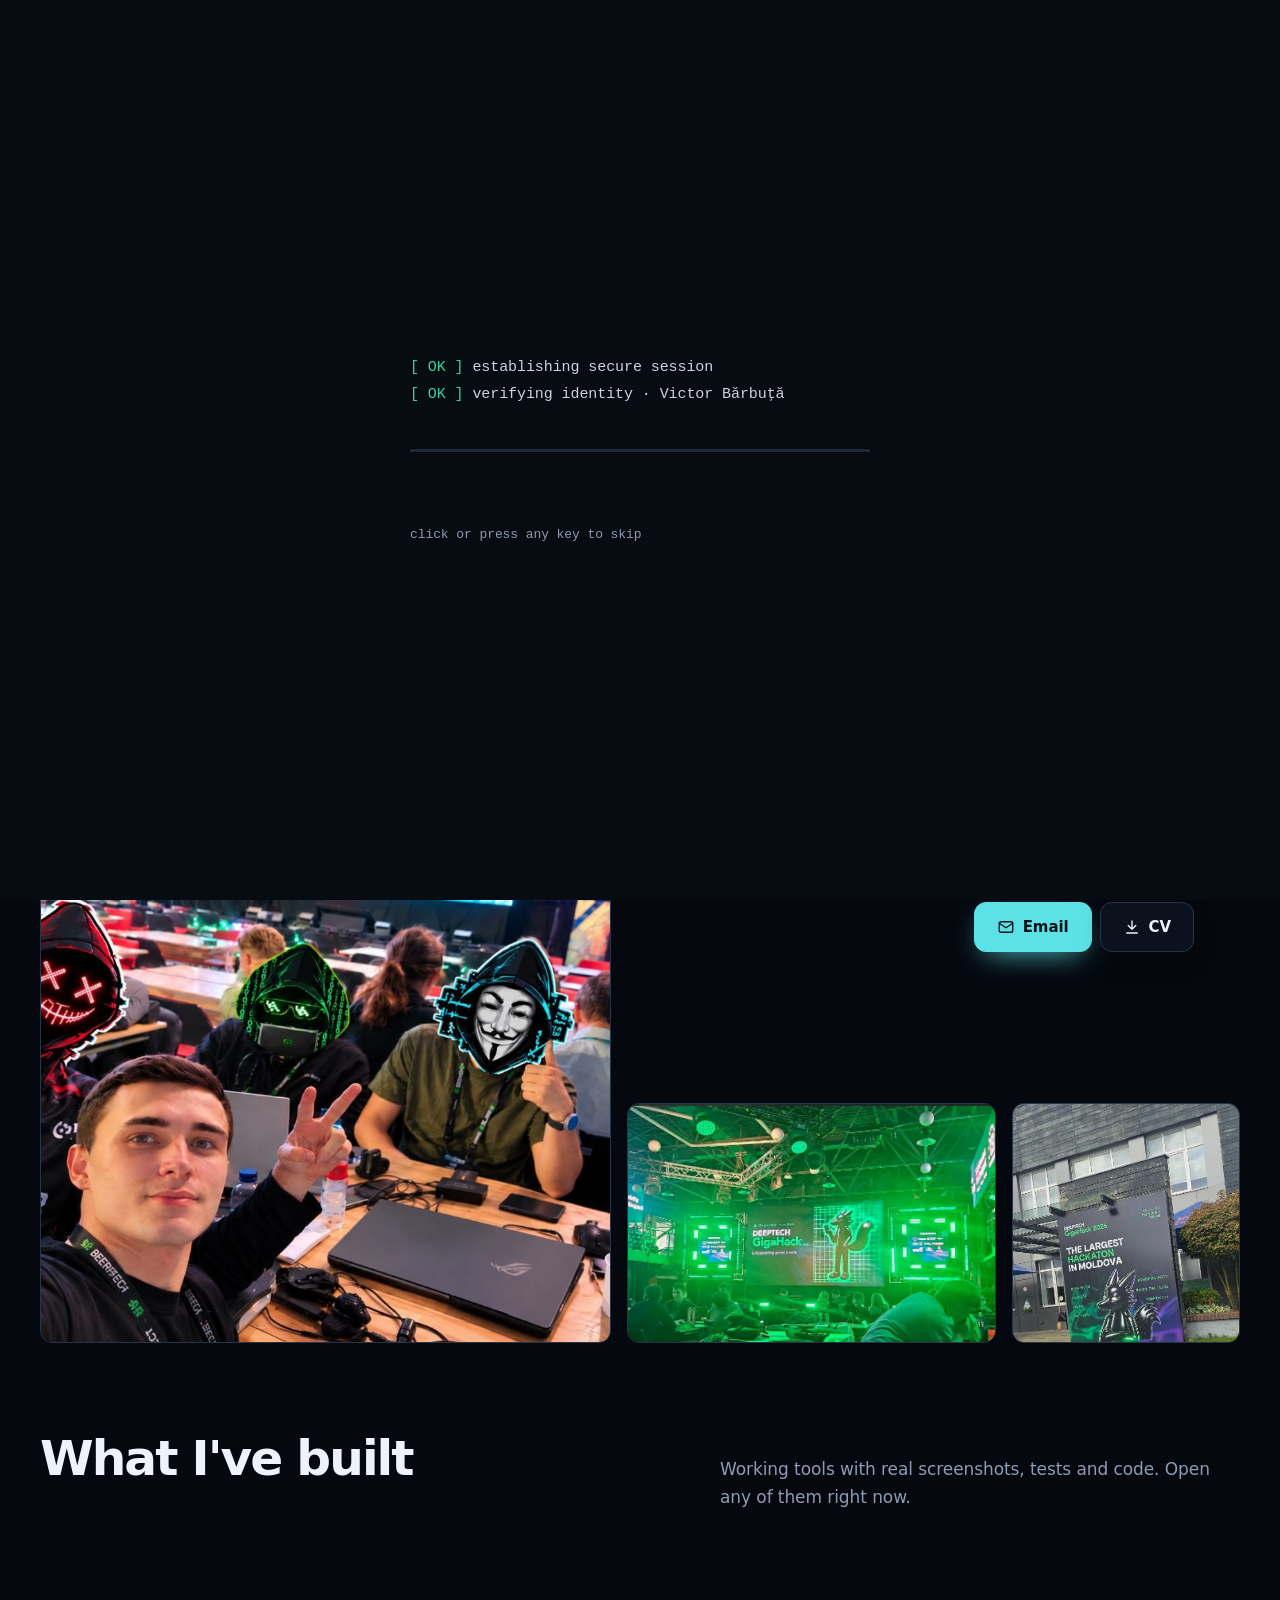
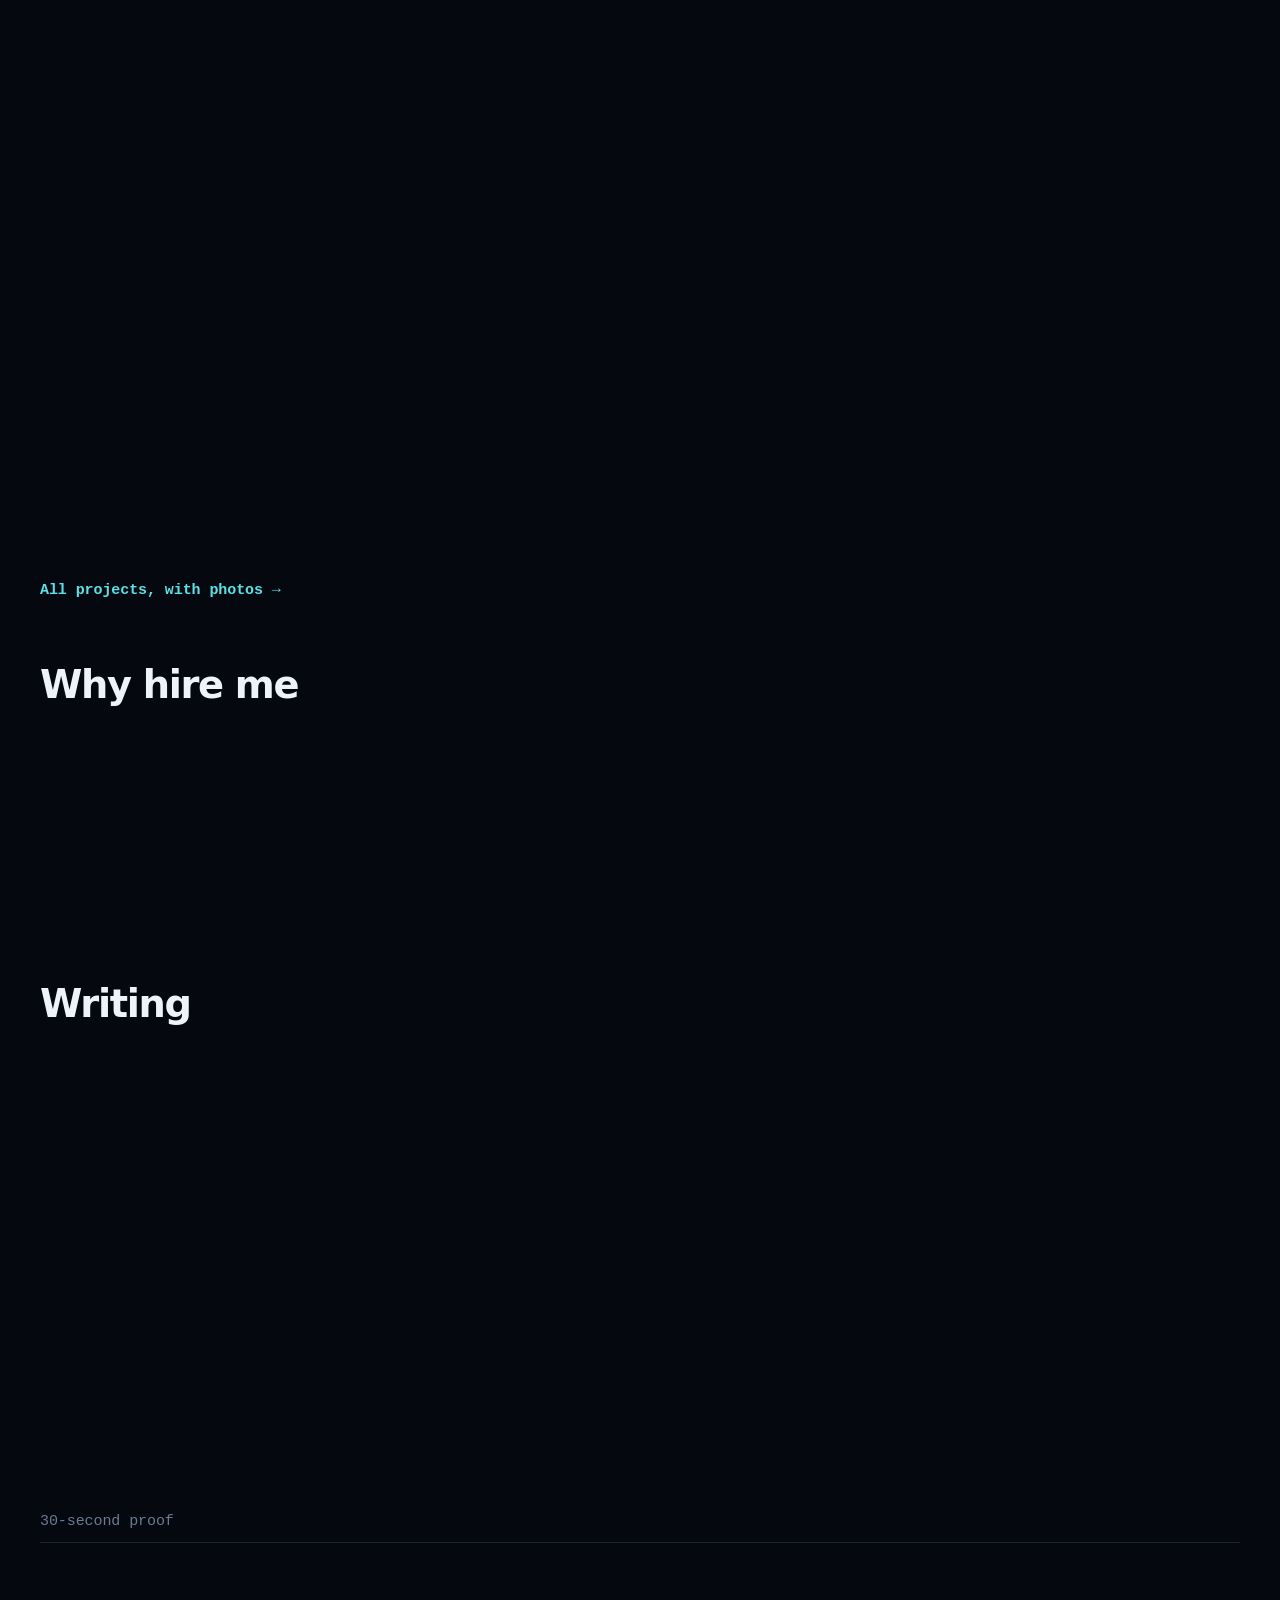
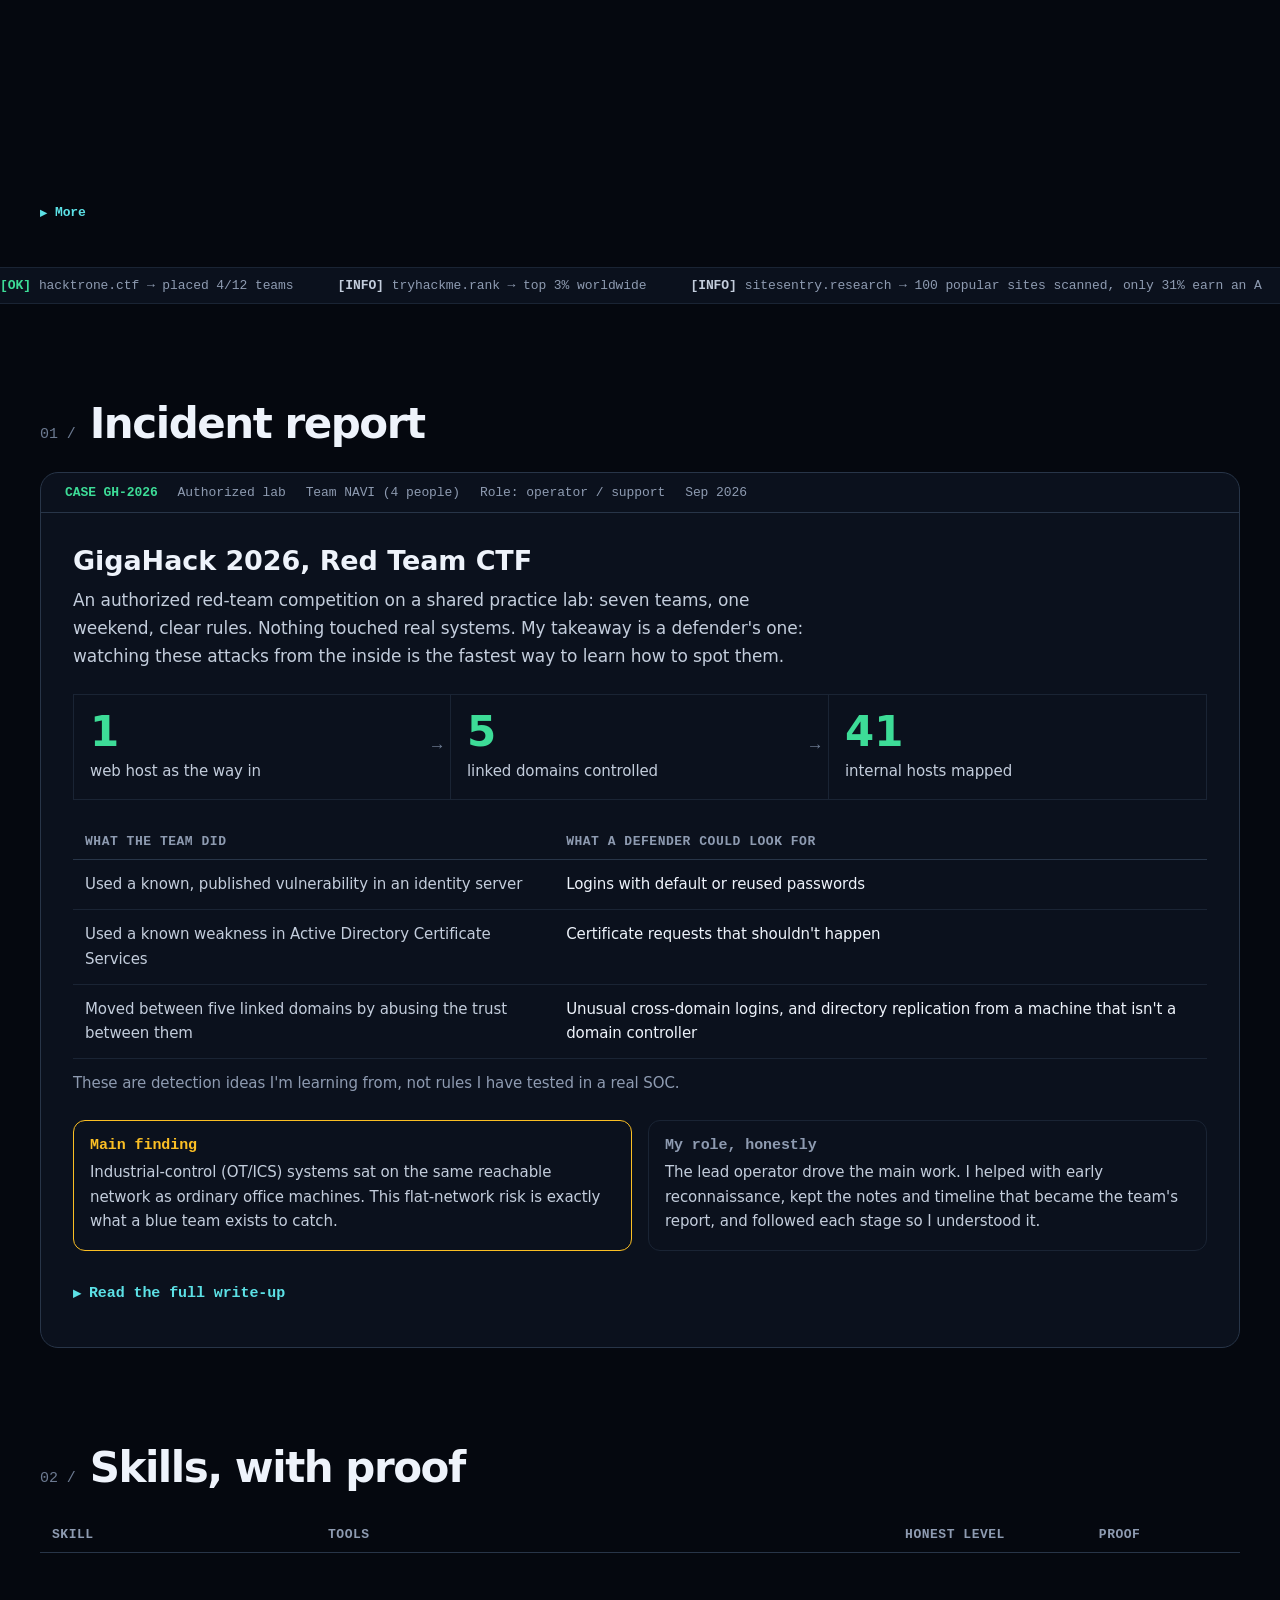
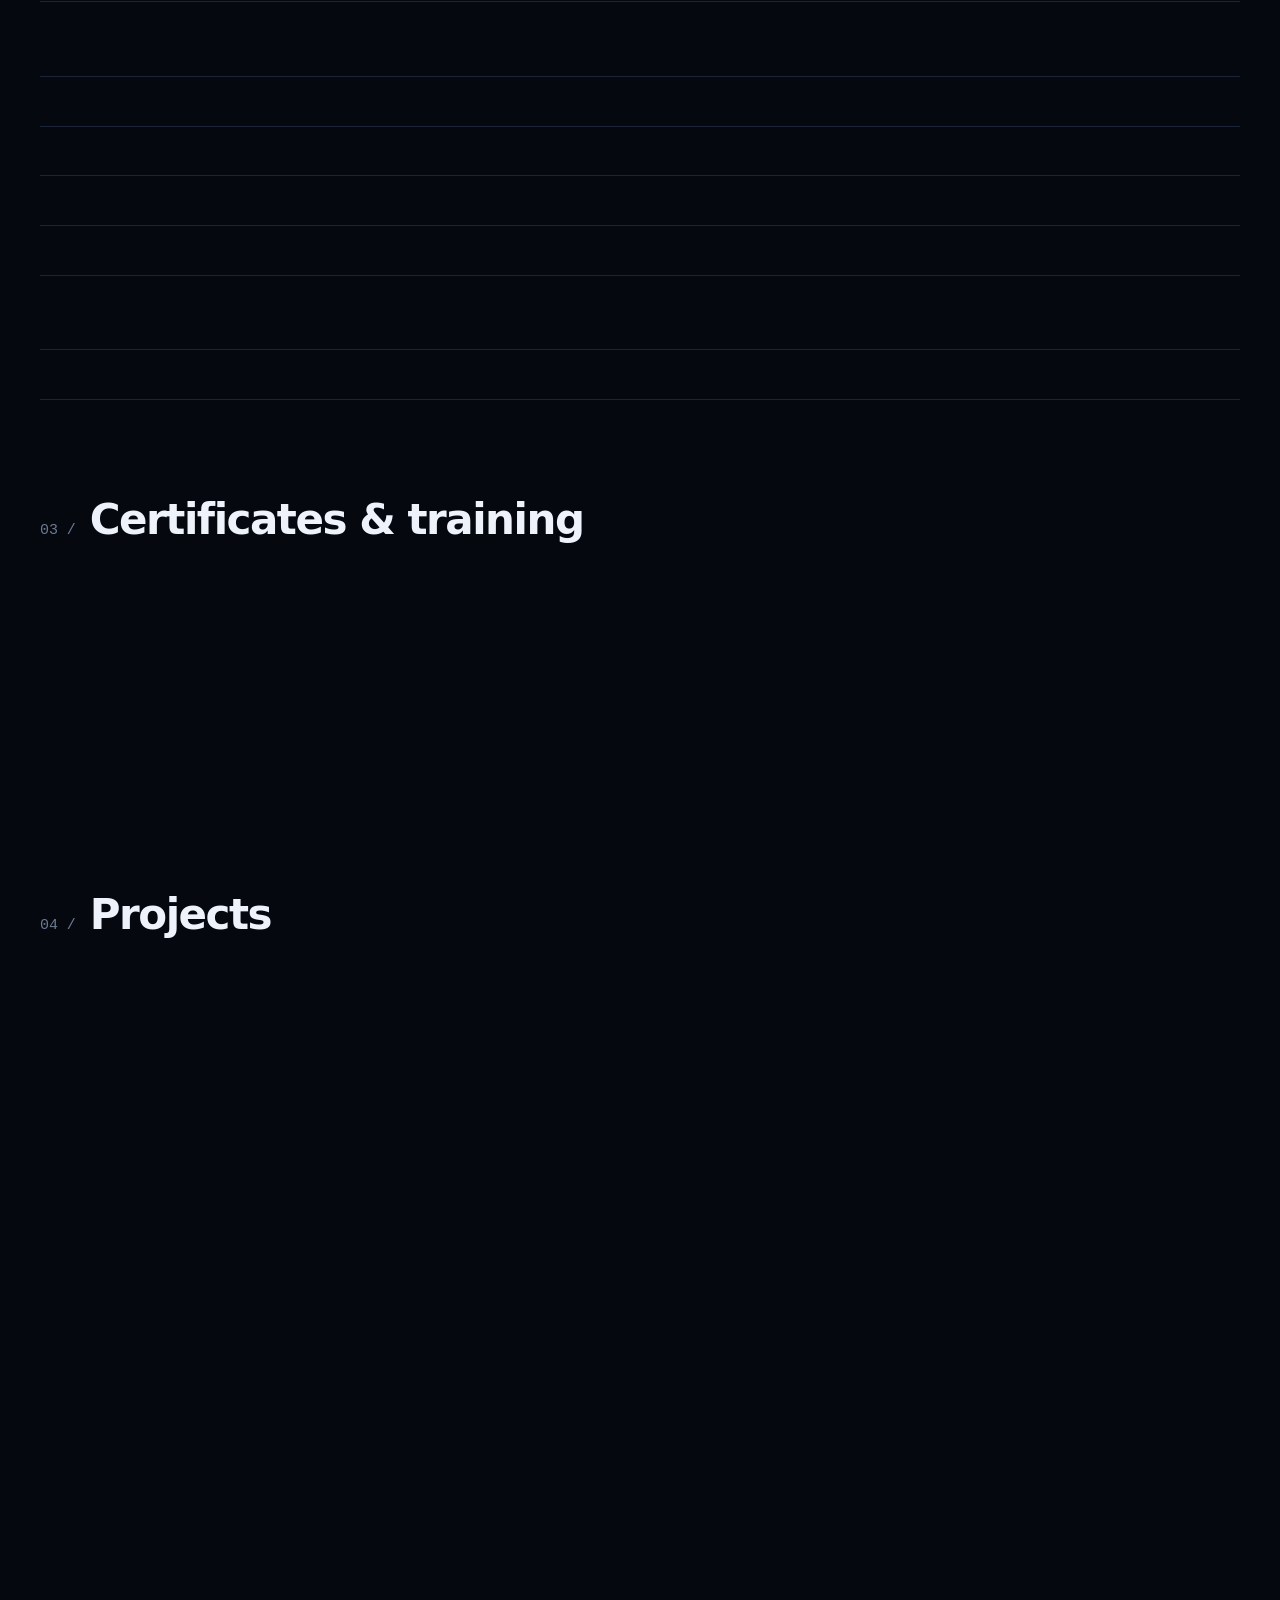
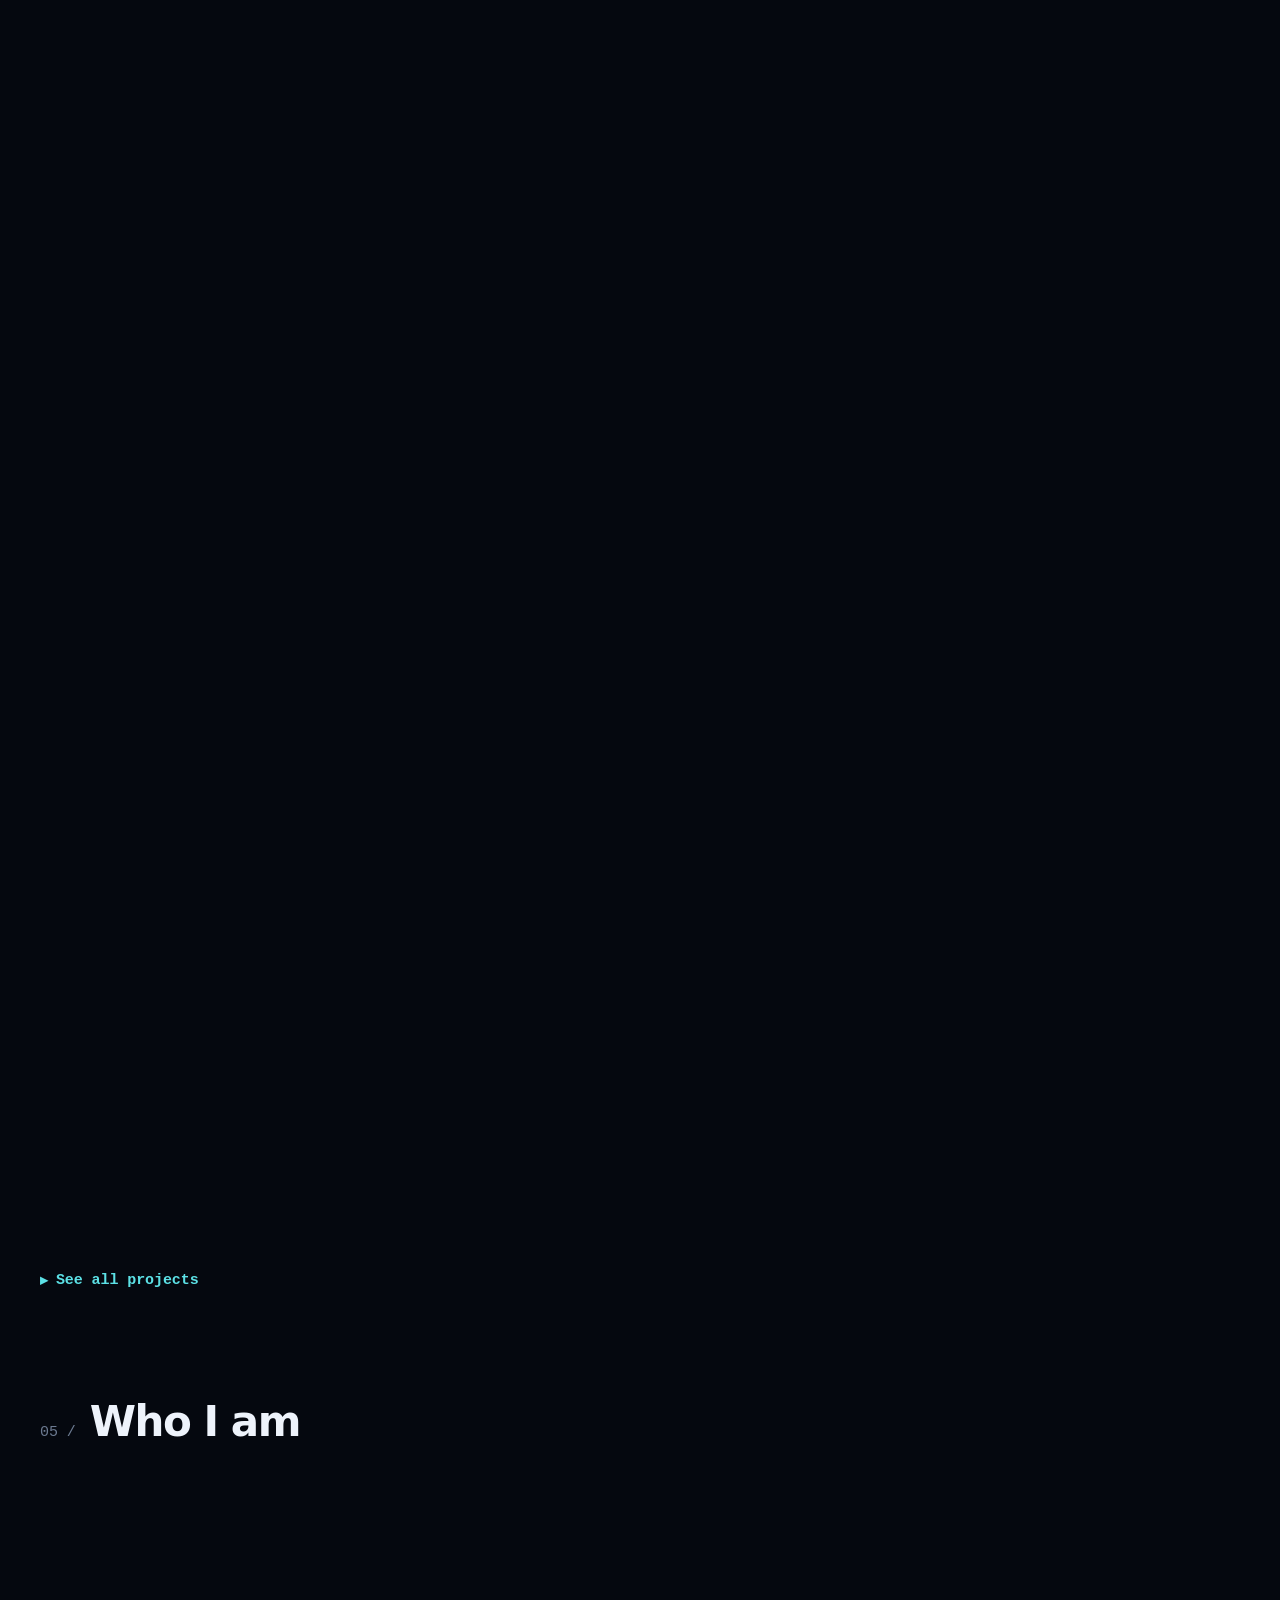
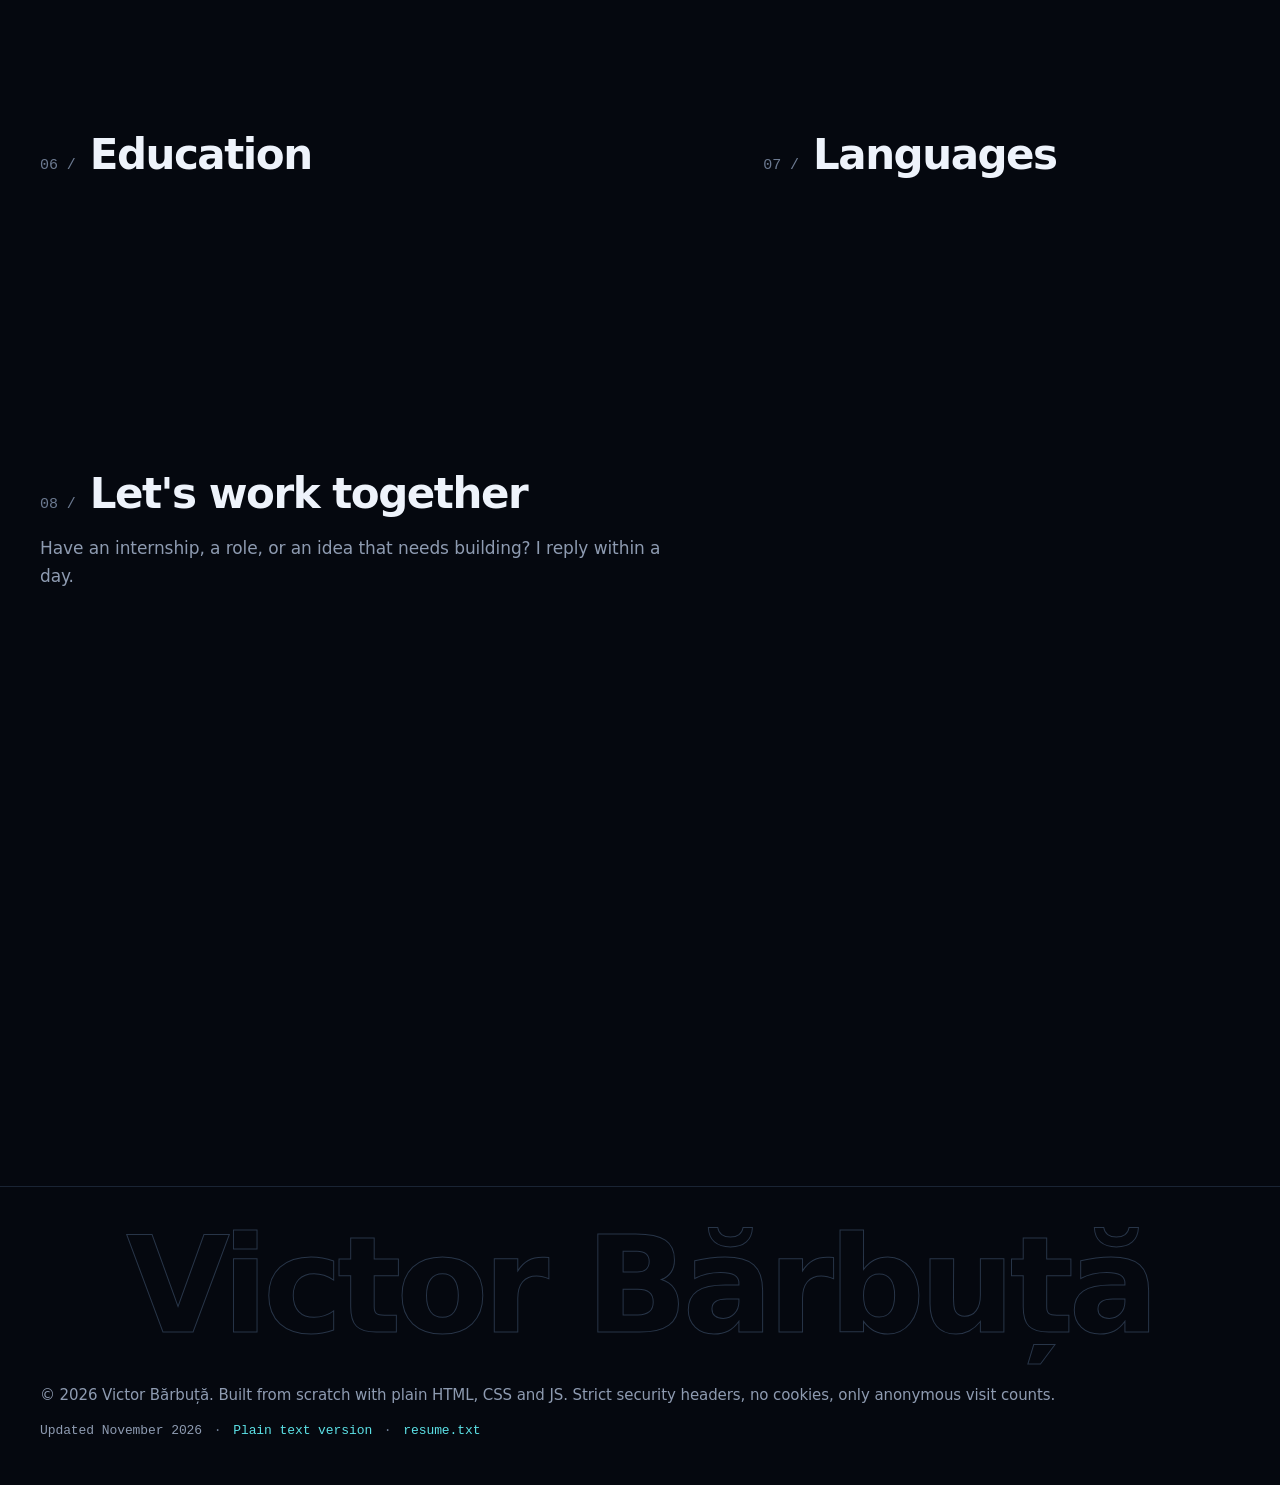
<file: index.html>
<!doctype html>
<html lang="en" data-look="command">
<head>
  <meta charset="utf-8">
  <meta name="viewport" content="width=device-width, initial-scale=1">
  <!-- Same policy as the header in vercel.json, so the GitHub Pages backup is protected too -->
  <meta http-equiv="Content-Security-Policy" content="default-src 'self'; script-src 'self'; style-src 'self' https://fonts.googleapis.com; font-src https://fonts.gstatic.com; img-src 'self' data:; connect-src 'self'; base-uri 'self'; form-action 'self' mailto:; object-src 'none'; upgrade-insecure-requests">
  <title>Victor Bărbuță | Information Security · SOC / Blue Team</title>
  <meta name="description" content="Victor Bărbuță: Information Security student at UTM (Moldova), looking for a SOC / Blue Team internship. Top 3% on TryHackMe, SOC Level 1 completed.">
  <meta name="author" content="Victor Bărbuță">
  <meta name="theme-color" content="#070b12">
  <link rel="canonical" href="https://victor-barbuta.vercel.app/">

  <meta property="og:type" content="profile">
  <meta property="og:title" content="Victor Bărbuță | Information Security · SOC / Blue Team">
  <meta property="og:description" content="Information Security student looking for a SOC / Blue Team internship. Top 3% on TryHackMe, SOC Level 1 completed.">
  <meta property="og:image" content="https://victor-barbuta.vercel.app/assets/img/og.png">
  <meta property="og:image:width" content="1200">
  <meta property="og:image:height" content="630">
  <meta property="og:image:alt" content="Victor Bărbuță — Information Security, SOC / Blue Team">
  <meta property="og:url" content="https://victor-barbuta.vercel.app/">
  <meta name="twitter:card" content="summary_large_image">
  <meta name="twitter:image" content="https://victor-barbuta.vercel.app/assets/img/og.png">

  <link rel="icon" href="assets/img/favicon.svg" type="image/svg+xml">
  <link rel="preconnect" href="https://fonts.googleapis.com">
  <link rel="preconnect" href="https://fonts.gstatic.com" crossorigin>
  <link rel="stylesheet" href="https://fonts.googleapis.com/css2?family=Inter:wght@400;500;600&family=JetBrains+Mono:wght@400;500;700&family=Space+Grotesk:wght@500;600;700&display=swap">
  <link rel="stylesheet" href="assets/css/style.css">
  <link rel="stylesheet" href="assets/css/fx.css">
  <link rel="stylesheet" href="assets/css/looks/command.css">
  <script src="assets/js/theme.js"></script>

  <script type="application/ld+json">
  {
    "@context": "https://schema.org",
    "@type": "Person",
    "name": "Victor Bărbuță",
    "jobTitle": "Information Security Student",
    "address": { "@type": "PostalAddress", "addressLocality": "Chișinău", "addressCountry": "MD" },
    "alumniOf": "Technical University of Moldova",
    "email": "mailto:victor.barbuta@outlook.com",
    "image": "https://victor-barbuta.vercel.app/assets/img/victor.jpg",
    "sameAs": ["https://www.linkedin.com/in/victor-barbuta-a0b69b2b9", "https://github.com/vicuvi1", "https://tryhackme.com/p/vicuvi1", "https://x.com/vicuvi_1", "https://t.me/vicuvi27"]
  }
  </script>
</head>
<body>
  <a class="skip" href="#main">Skip to content</a>
  <canvas id="net" aria-hidden="true"></canvas>
  <div class="progress" id="progress" aria-hidden="true"></div>

  <header class="nav" id="top">
    <a class="brand" href="#top" aria-label="Back to top"><span class="brand-mark" data-bind="initials"></span><span class="brand-name" data-bind="name"></span></a>
    <nav class="nav-links" aria-label="Sections" id="nav-links"></nav>
    <div class="nav-actions">
      <button class="lang" id="lang" type="button" aria-label="Switch language"><span data-l="en">EN</span><span data-l="ro">RO</span></button>
      <button class="icon-btn theme-btn" id="theme-toggle" type="button" aria-label="Switch theme"></button>
      <button class="icon-btn" id="term-open" type="button" aria-label="Open terminal" title="Terminal">&gt;_</button>
      <button class="icon-btn menu-btn" id="menu-btn" type="button" aria-expanded="false" aria-controls="nav-links"><svg viewBox="0 0 24 24" fill="none" stroke="currentColor" stroke-width="2" stroke-linecap="round" aria-hidden="true"><path d="M4 7h16M4 12h16M4 17h16"/></svg></button>
    </div>
  </header>

  <main id="main">
    <!-- HERO -->
    <section class="hero" aria-labelledby="hero-name">
      <div class="hero-copy">
        <p class="prompt"><span class="prompt-user">guest@vb</span>:<span class="prompt-path">~</span>$ <span id="whoami-typed"></span><span class="caret" aria-hidden="true"></span></p>
        <h1 id="hero-name" class="hero-name"></h1>
        <p class="hero-headline" id="hero-headline"></p>
        <p class="hero-goal" id="hero-goal"></p>
        <p class="hero-role"><span class="rotator" id="rotator"></span></p>
        <ul class="hero-stats" id="hero-stats"></ul>
        <p class="hero-pitch" id="hero-pitch"></p>
        <div class="hero-cta" id="hero-cta"></div>
        <p class="status" id="status"></p>
        <dl class="work" id="work"></dl>
        <button class="term-hint" id="term-hint" type="button"></button>
      </div>
      <div class="hero-badge">
        <div class="lanyard" aria-hidden="true"></div>
        <article class="badge" id="badge" aria-label="ID badge"></article>
      </div>
    </section>

    <!-- MOMENTS: competition photo strip right under the hero -->
    <section class="moments" id="moments" aria-labelledby="moments-title">
      <div class="moments-grid" id="moments-grid"></div>
    </section>

    <!-- FLAGSHIP WORK: the 3 projects a recruiter should see first -->
    <section class="work-section" id="built" aria-labelledby="work-title">
      <header class="work-head">
        <h2 id="work-title" data-ui="sections.work"></h2>
        <p data-ui="sections.workIntro"></p>
      </header>
      <div class="flagships" id="flagships"></div>
      <p class="work-more"><a href="#projects" data-ui="cta.allWork"></a></p>
    </section>

    <!-- WHY HIRE ME: plain language for HR -->
    <section class="why-section" id="why" aria-labelledby="why-title">
      <h2 class="why-title" id="why-title" data-ui="sections.why"></h2>
      <div class="why-grid" id="why-grid"></div>
    </section>

    <!-- WHAT PEOPLE SAY: real quotes, hidden while CV.testimonials is empty -->
    <section class="quotes-section" id="quotes" aria-labelledby="quotes-title" hidden>
      <h2 class="why-title" id="quotes-title" data-ui="sections.testimonials"></h2>
      <div class="quotes-grid" id="quotes-grid"></div>
    </section>

    <!-- WRITING: short technical articles -->
    <section class="writing-section" id="writing" aria-labelledby="writing-title">
      <h2 class="why-title" id="writing-title" data-ui="sections.writing"></h2>
      <div class="writing-grid" id="writing-grid"></div>
    </section>

    <section class="proof-section" aria-labelledby="proof-title">
      <h2 class="proof-title" id="proof-title" data-ui="sections.proof"></h2>
      <ul class="proof" id="proof"></ul>
      <details class="fold proof-more"><summary data-ui="cta.moreProof"></summary><ul class="proof" id="proof-more"></ul></details>
    </section>
    <div class="feed" id="feed" aria-hidden="true"></div>

    <section class="section" id="incident">
      <header class="section-head"><span class="section-no">01</span><h2 data-ui="sections.incident"></h2></header>
      <div class="case" id="incident-body"></div>
    </section>

    <section class="section" id="triage">
      <header class="section-head"><span class="section-no">02</span><h2 data-ui="sections.triage"></h2></header>
      <div id="triage-body"></div>
    </section>

    <section class="section" id="skills">
      <header class="section-head"><span class="section-no">03</span><h2 data-ui="sections.skills"></h2></header>
      <div id="skills-body"></div>
    </section>

    <section class="section" id="certs">
      <header class="section-head"><span class="section-no">04</span><h2 data-ui="sections.certs"></h2></header>
      <div class="certs-grid" id="certs-grid"></div>
    </section>

    <section class="section" id="projects">
      <header class="section-head"><span class="section-no">05</span><h2 data-ui="sections.projects"></h2></header>
      <div class="projects-grid" id="projects-grid"></div>
      <details class="fold all-projects">
        <summary data-ui="cta.allProjects"></summary>
        <div class="projects-grid" id="more-grid"></div>
        <h3 class="sub-head" data-ui="sections.labs"></h3>
        <ol id="labs"></ol>
      </details>
    </section>

    <section class="section" id="workflow">
      <header class="section-head"><span class="section-no">06</span><h2 data-ui="sections.workflow"></h2></header>
      <p class="section-intro" data-ui="workflowIntro"></p>
      <ol class="pipeline" id="pipeline" data-progress></ol>
      <div class="tools" id="ai-tools"></div>
    </section>

    <section class="section" id="about">
      <header class="section-head"><span class="section-no">07</span><h2 data-ui="sections.about"></h2></header>
      <div class="about-text" id="about-body"></div>
    </section>

    <section class="section" id="achievements">
      <header class="section-head"><span class="section-no">08</span><h2 data-ui="sections.achievements"></h2></header>
      <p class="section-intro" data-ui="achievementsIntro"></p>
      <div class="ach-grid" id="ach-grid"></div>
    </section>

    <section class="section split" id="education">
      <div>
        <header class="section-head"><span class="section-no">09</span><h2 data-ui="sections.education"></h2></header>
        <ol class="timeline" id="edu"></ol>
      </div>
      <div>
        <header class="section-head"><span class="section-no">10</span><h2 data-ui="sections.languages"></h2></header>
        <ul class="langs" id="langs"></ul>
      </div>
    </section>

    <section class="section contact" id="contact">
      <header class="section-head"><span class="section-no">11</span><h2 data-ui="sections.contact"></h2></header>
      <p class="section-intro" data-ui="contactIntro"></p>
      <div class="offers" id="offers"></div>
      <div class="contact-box" id="contact-box"></div>
    </section>
  </main>

  <footer class="footer">
    <div class="footer-name" aria-hidden="true" data-bind="name"></div>
    <p id="footer-text"></p>
    <p class="mono muted"><span id="footer-updated"></span> <span class="dot-sep">·</span> <span id="footer-plain"></span></p>
  </footer>

  <button class="to-top" id="to-top" type="button" aria-label="Back to top" title="Back to top">
    <svg viewBox="0 0 24 24" fill="none" stroke="currentColor" stroke-width="2" stroke-linecap="round" stroke-linejoin="round" aria-hidden="true"><path d="M12 19V6M6 12l6-6 6 6"/></svg>
  </button>

  <div class="phone-bar" id="phone-bar"></div>

  <!-- Terminal -->
  <div class="term" id="term" role="dialog" aria-modal="true" aria-label="Terminal" hidden>
    <div class="term-win">
      <div class="term-bar"><span class="dot r"></span><span class="dot y"></span><span class="dot g"></span><span class="term-title">guest@vb: ~</span><button class="term-x" id="term-close" type="button" aria-label="Close terminal">×</button></div>
      <div class="term-chips" id="term-chips"></div>
      <div class="term-body" id="term-body"><div class="term-out" id="term-out"></div>
      <form class="term-in" id="term-form" autocomplete="off"><label for="term-input">guest@vb:~$</label><input id="term-input" spellcheck="false" autocapitalize="off"></form></div>
    </div>
  </div>

  <div class="lightbox" id="lightbox" role="dialog" aria-modal="true" aria-label="Photo" hidden>
    <button class="lb-close" id="lb-close" type="button" aria-label="Close">×</button>
    <button class="lb-nav lb-prev" id="lb-prev" type="button" aria-label="Previous photo">‹</button>
    <button class="lb-nav lb-next" id="lb-next" type="button" aria-label="Next photo">›</button>
    <figure class="lb-fig"><img id="lb-img" alt=""><figcaption id="lb-cap"></figcaption></figure>
  </div>

  <div class="toast" id="toast" role="status" aria-live="polite"></div>

  <noscript><p class="noscript">This page needs JavaScript. Read the <a href="cv.html">plain CV</a> or <a href="resume.txt">resume.txt</a> instead. Contact: victor.barbuta@outlook.com · github.com/vicuvi1</p></noscript>

  <script src="content.js"></script>
  <script src="assets/js/fx.js"></script>
  <script src="assets/js/app.js"></script>
</body>
</html>
</file>
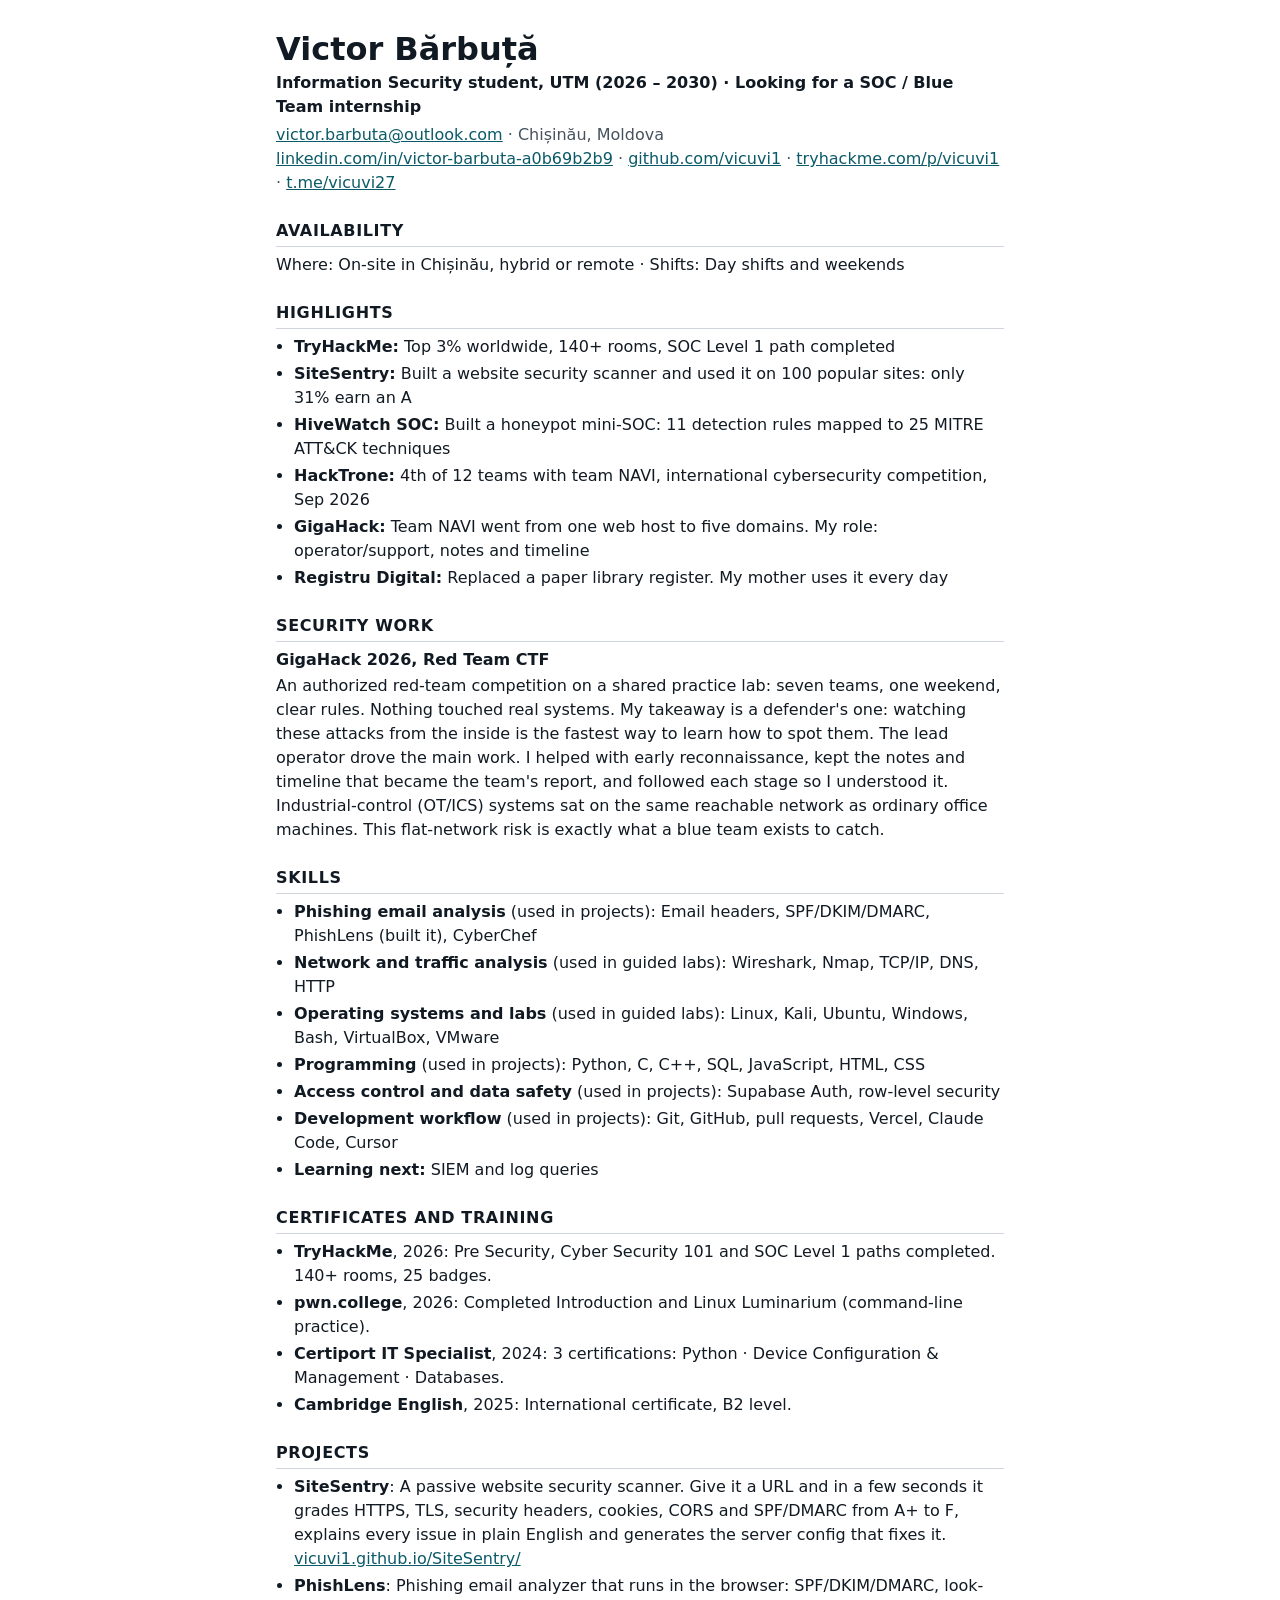
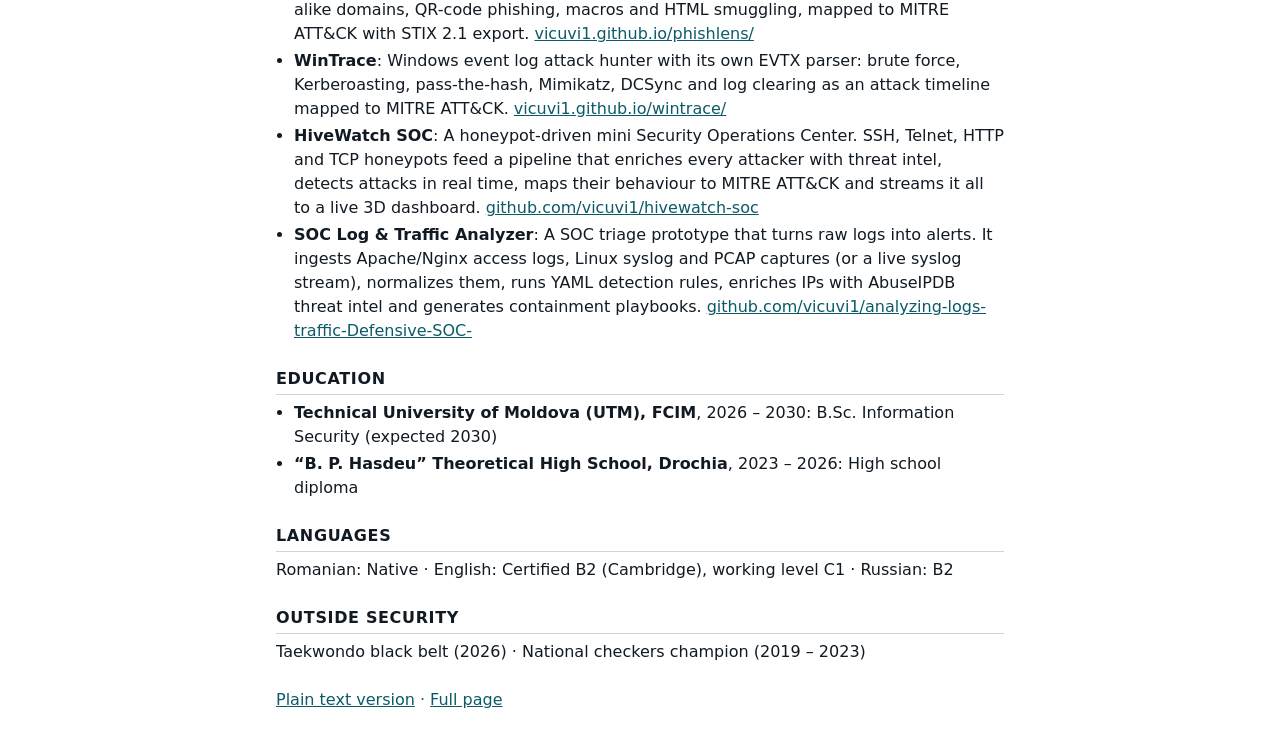
<file: cv.html>
<!doctype html>
<html lang="en">
<head>
  <meta charset="utf-8">
  <meta name="viewport" content="width=device-width, initial-scale=1">
  <meta http-equiv="Content-Security-Policy" content="default-src 'self'; style-src 'self'; img-src 'self'; base-uri 'self'; form-action 'none'; object-src 'none'; upgrade-insecure-requests">
  <title>Victor Bărbuță | CV</title>
  <meta name="description" content="Information Security student, UTM (2026 – 2030) · Looking for a SOC / Blue Team internship">
  <link rel="canonical" href="https://victor-barbuta.vercel.app/cv">
  <link rel="stylesheet" href="assets/css/cv.css">
</head>
<body>
<main>
  <header>
    <h1>Victor Bărbuță</h1>
    <p class="goal">Information Security student, UTM (2026 – 2030) · Looking for a SOC / Blue Team internship</p>
    <p class="contact"><a href="mailto:victor.barbuta@outlook.com">victor.barbuta@outlook.com</a> · Chișinău, Moldova<br><a href="https://www.linkedin.com/in/victor-barbuta-a0b69b2b9">linkedin.com/in/victor-barbuta-a0b69b2b9</a> · <a href="https://github.com/vicuvi1">github.com/vicuvi1</a> · <a href="https://tryhackme.com/p/vicuvi1">tryhackme.com/p/vicuvi1</a> · <a href="https://t.me/vicuvi27">t.me/vicuvi27</a></p>
  </header>

  <h2>Availability</h2>
  <p>Where: On-site in Chișinău, hybrid or remote · Shifts: Day shifts and weekends</p>

  <h2>Highlights</h2>
  <ul><li><strong>TryHackMe:</strong> Top 3% worldwide, 140+ rooms, SOC Level 1 path completed</li><li><strong>SiteSentry:</strong> Built a website security scanner and used it on 100 popular sites: only 31% earn an A</li><li><strong>HiveWatch SOC:</strong> Built a honeypot mini-SOC: 11 detection rules mapped to 25 MITRE ATT&amp;CK techniques</li><li><strong>HackTrone:</strong> 4th of 12 teams with team NAVI, international cybersecurity competition, Sep 2026</li><li><strong>GigaHack:</strong> Team NAVI went from one web host to five domains. My role: operator/support, notes and timeline</li><li><strong>Registru Digital:</strong> Replaced a paper library register. My mother uses it every day</li></ul>

  <h2>Security work</h2>
  <h3>GigaHack 2026, Red Team CTF</h3>
  <p>An authorized red-team competition on a shared practice lab: seven teams, one weekend, clear rules. Nothing touched real systems. My takeaway is a defender's one: watching these attacks from the inside is the fastest way to learn how to spot them. The lead operator drove the main work. I helped with early reconnaissance, kept the notes and timeline that became the team's report, and followed each stage so I understood it. Industrial-control (OT/ICS) systems sat on the same reachable network as ordinary office machines. This flat-network risk is exactly what a blue team exists to catch.</p>

  <h2>Skills</h2>
  <ul><li><strong>Phishing email analysis</strong> (used in projects): Email headers, SPF/DKIM/DMARC, PhishLens (built it), CyberChef</li><li><strong>Network and traffic analysis</strong> (used in guided labs): Wireshark, Nmap, TCP/IP, DNS, HTTP</li><li><strong>Operating systems and labs</strong> (used in guided labs): Linux, Kali, Ubuntu, Windows, Bash, VirtualBox, VMware</li><li><strong>Programming</strong> (used in projects): Python, C, C++, SQL, JavaScript, HTML, CSS</li><li><strong>Access control and data safety</strong> (used in projects): Supabase Auth, row-level security</li><li><strong>Development workflow</strong> (used in projects): Git, GitHub, pull requests, Vercel, Claude Code, Cursor</li><li><strong>Learning next:</strong> SIEM and log queries</li></ul>

  <h2>Certificates and training</h2>
  <ul><li><strong>TryHackMe</strong>, 2026: Pre Security, Cyber Security 101 and SOC Level 1 paths completed. 140+ rooms, 25 badges.</li><li><strong>pwn.college</strong>, 2026: Completed Introduction and Linux Luminarium (command-line practice).</li><li><strong>Certiport IT Specialist</strong>, 2024: 3 certifications: Python · Device Configuration &amp; Management · Databases.</li><li><strong>Cambridge English</strong>, 2025: International certificate, B2 level.</li></ul>

  <h2>Projects</h2>
  <ul><li><strong>SiteSentry</strong>: A passive website security scanner. Give it a URL and in a few seconds it grades HTTPS, TLS, security headers, cookies, CORS and SPF/DMARC from A+ to F, explains every issue in plain English and generates the server config that fixes it. <a href="https://vicuvi1.github.io/SiteSentry/">vicuvi1.github.io/SiteSentry/</a></li><li><strong>PhishLens</strong>: Phishing email analyzer that runs in the browser: SPF/DKIM/DMARC, look-alike domains, QR-code phishing, macros and HTML smuggling, mapped to MITRE ATT&amp;CK with STIX 2.1 export. <a href="https://vicuvi1.github.io/phishlens/">vicuvi1.github.io/phishlens/</a></li><li><strong>WinTrace</strong>: Windows event log attack hunter with its own EVTX parser: brute force, Kerberoasting, pass-the-hash, Mimikatz, DCSync and log clearing as an attack timeline mapped to MITRE ATT&amp;CK. <a href="https://vicuvi1.github.io/wintrace/">vicuvi1.github.io/wintrace/</a></li><li><strong>HiveWatch SOC</strong>: A honeypot-driven mini Security Operations Center. SSH, Telnet, HTTP and TCP honeypots feed a pipeline that enriches every attacker with threat intel, detects attacks in real time, maps their behaviour to MITRE ATT&amp;CK and streams it all to a live 3D dashboard. <a href="https://github.com/vicuvi1/hivewatch-soc">github.com/vicuvi1/hivewatch-soc</a></li><li><strong>SOC Log &amp; Traffic Analyzer</strong>: A SOC triage prototype that turns raw logs into alerts. It ingests Apache/Nginx access logs, Linux syslog and PCAP captures (or a live syslog stream), normalizes them, runs YAML detection rules, enriches IPs with AbuseIPDB threat intel and generates containment playbooks. <a href="https://github.com/vicuvi1/analyzing-logs-traffic-Defensive-SOC-">github.com/vicuvi1/analyzing-logs-traffic-Defensive-SOC-</a></li></ul>

  <h2>Education</h2>
  <ul><li><strong>Technical University of Moldova (UTM), FCIM</strong>, 2026 – 2030: B.Sc. Information Security (expected 2030)</li><li><strong>“B. P. Hasdeu” Theoretical High School, Drochia</strong>, 2023 – 2026: High school diploma</li></ul>

  <h2>Languages</h2>
  <p>Romanian: Native · English: Certified B2 (Cambridge), working level C1 · Russian: B2</p>

  <h2>Outside security</h2>
  <p>Taekwondo black belt (2026) · National checkers champion (2019 – 2023)</p>

  <p class="screen-only"><a href="resume.txt">Plain text version</a> · <a href="./">Full page</a></p>
</main>
</body>
</html>
</file>
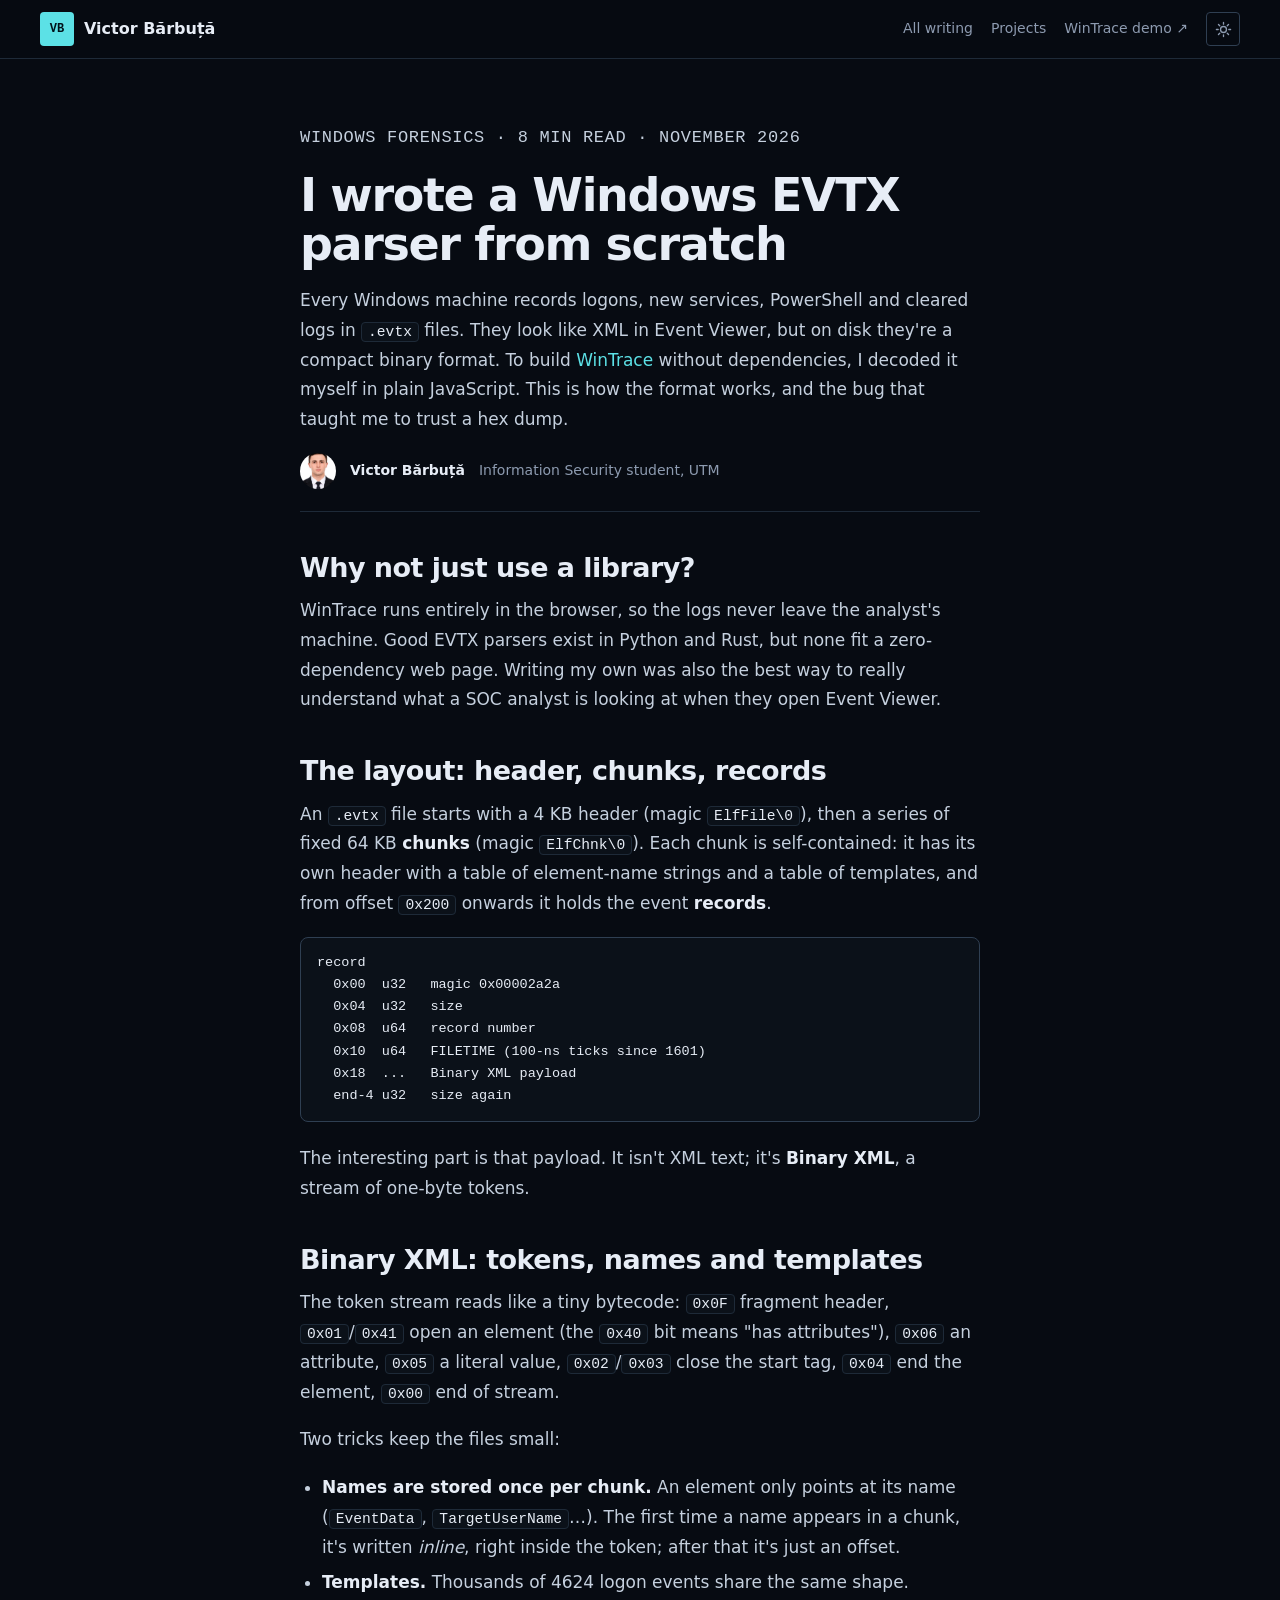
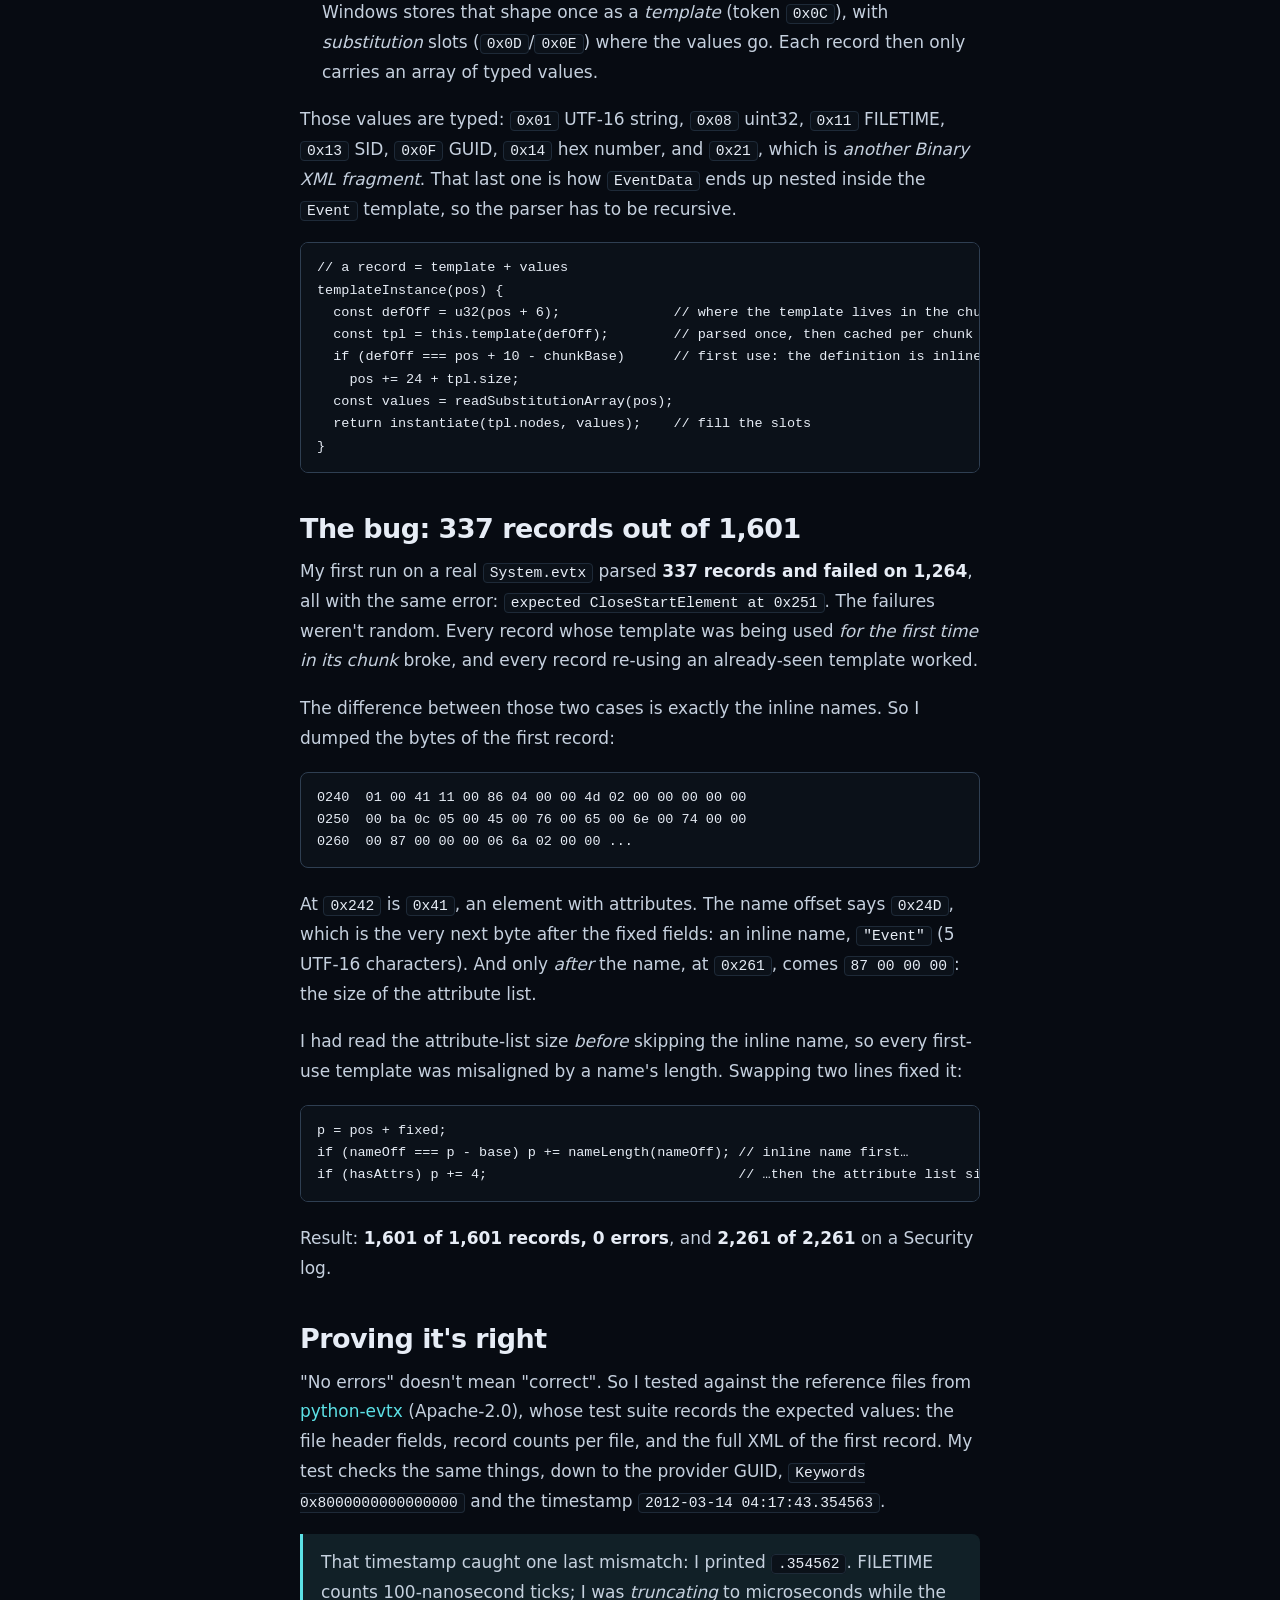
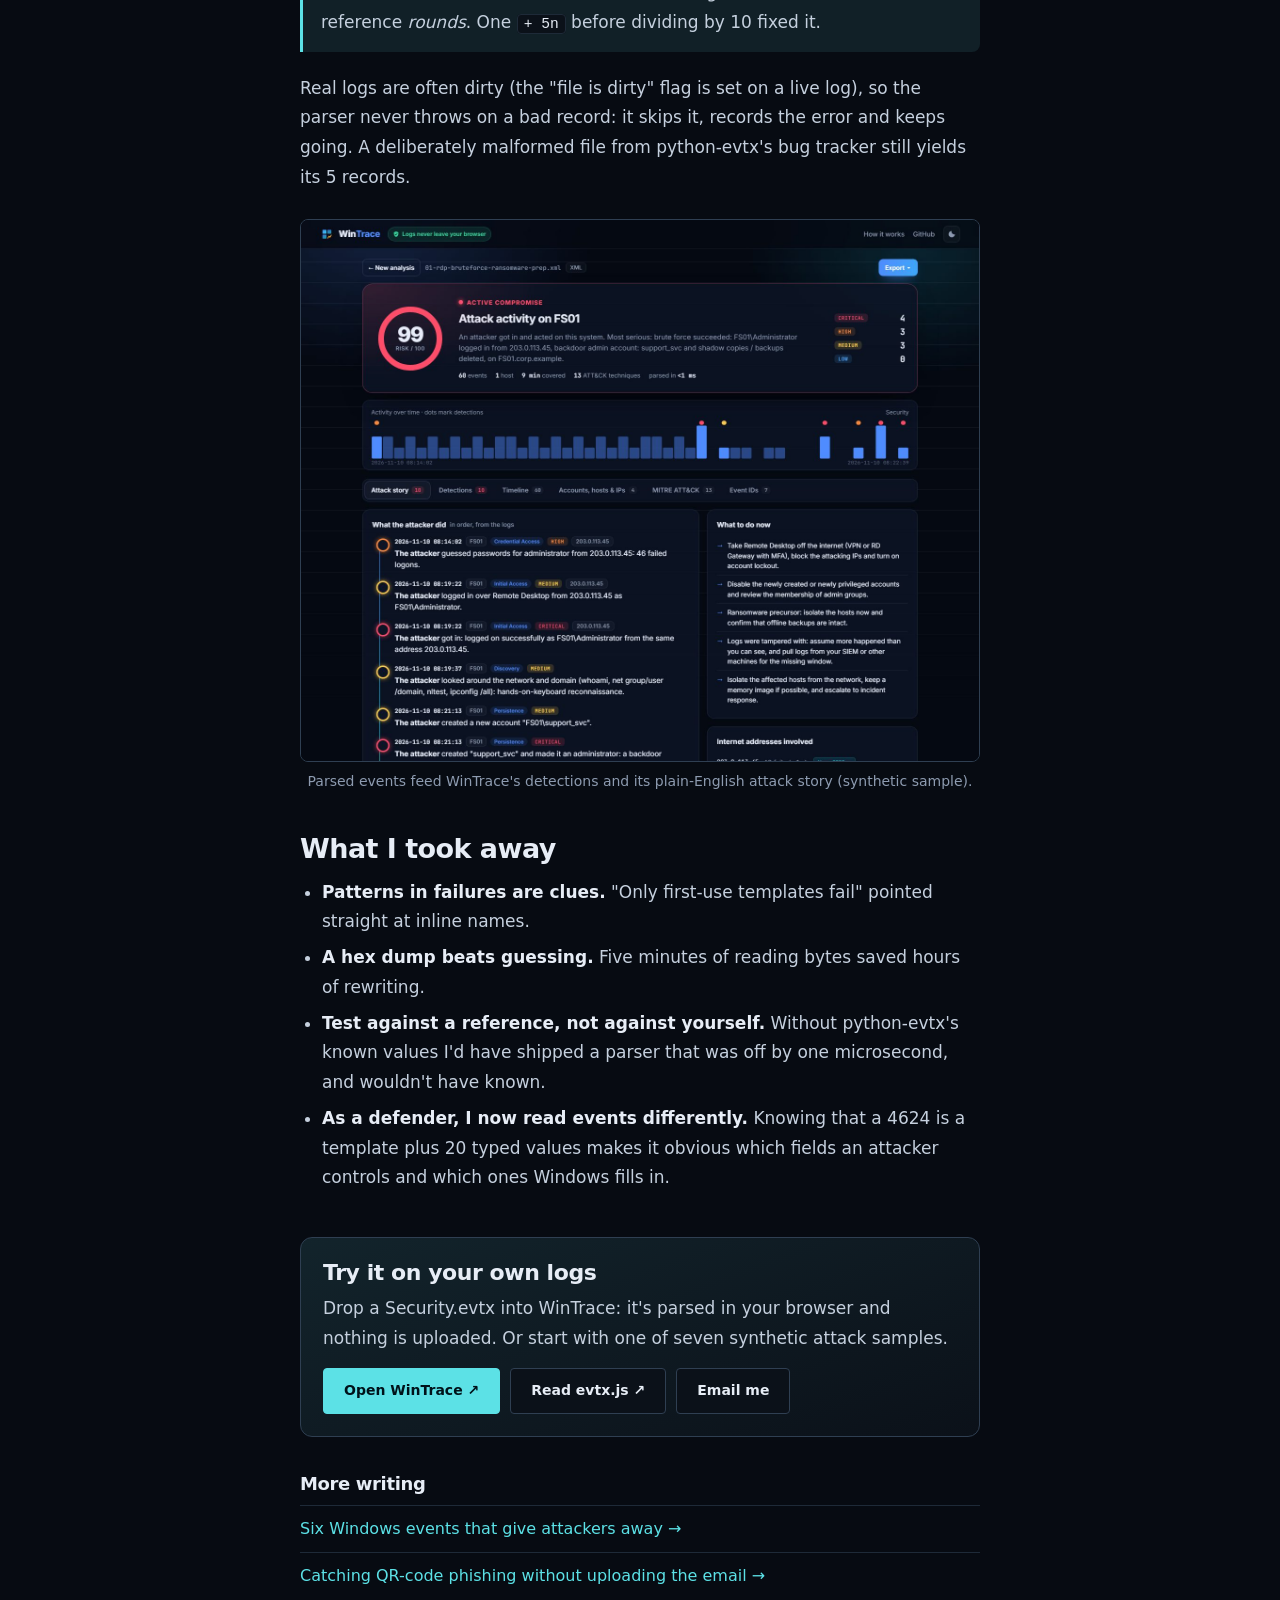
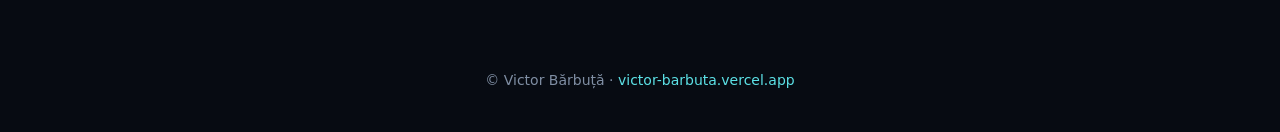
<file: articles/evtx-parser.html>
<!doctype html>
<html lang="en">
<head>
  <meta charset="utf-8">
  <meta name="viewport" content="width=device-width, initial-scale=1">
  <meta http-equiv="Content-Security-Policy" content="default-src 'self'; script-src 'self'; style-src 'self' https://fonts.googleapis.com; font-src https://fonts.gstatic.com; img-src 'self' data:; connect-src 'self'; base-uri 'self'; form-action 'self' mailto:; object-src 'none'; upgrade-insecure-requests">
  <title>I wrote a Windows EVTX parser from scratch | Victor Bărbuță</title>
  <meta name="description" content="How Windows stores event logs in binary .evtx files, how I decoded Binary XML templates in plain JavaScript, and the one-byte-order bug a hex dump found for me.">
  <meta name="author" content="Victor Bărbuță">
  <link rel="canonical" href="https://victor-barbuta.vercel.app/articles/evtx-parser">
  <meta property="og:type" content="article">
  <meta property="og:title" content="I wrote a Windows EVTX parser from scratch">
  <meta property="og:description" content="Binary XML, templates, and the bug a hex dump found for me. Behind the scenes of WinTrace.">
  <meta property="og:image" content="https://victor-barbuta.vercel.app/assets/img/sec-wintrace-cover.jpg">
  <meta name="twitter:card" content="summary_large_image">
  <link rel="icon" href="../assets/img/favicon.svg" type="image/svg+xml">
  <link rel="preconnect" href="https://fonts.googleapis.com">
  <link rel="preconnect" href="https://fonts.gstatic.com" crossorigin>
  <link rel="stylesheet" href="https://fonts.googleapis.com/css2?family=Inter:wght@400;500;600&family=JetBrains+Mono:wght@400;500;700&family=Space+Grotesk:wght@500;600;700&display=swap">
  <link rel="stylesheet" href="../assets/css/style.css">
  <link rel="stylesheet" href="../assets/css/article.css">
  <script src="../assets/js/theme.js"></script>
</head>
<body>
  <header class="art-nav">
    <a class="brand" href="../"><span class="brand-mark">VB</span><span>Victor Bărbuță</span></a>
    <nav><a href="../#writing">All writing</a><a href="../#built" class="hide-sm">Projects</a><a href="https://vicuvi1.github.io/wintrace/" target="_blank" rel="noopener" class="hide-sm">WinTrace demo ↗</a><button class="icon-btn theme-btn" id="theme-toggle" type="button" aria-label="Switch theme"></button></nav>
  </header>

  <main class="article">
    <p class="art-kicker">Windows forensics · 8 min read · November 2026</p>
    <h1>I wrote a Windows EVTX parser from scratch</h1>
    <p class="art-lede">Every Windows machine records logons, new services, PowerShell and cleared logs in <code>.evtx</code> files. They look like XML in Event Viewer, but on disk they're a compact binary format. To build <a href="https://vicuvi1.github.io/wintrace/">WinTrace</a> without dependencies, I decoded it myself in plain JavaScript. This is how the format works, and the bug that taught me to trust a hex dump.</p>
    <div class="art-meta"><img src="../assets/img/victor.jpg" alt="" width="36" height="36"><span><strong>Victor Bărbuță</strong></span><span>Information Security student, UTM</span></div>

    <h2>Why not just use a library?</h2>
    <p>WinTrace runs entirely in the browser, so the logs never leave the analyst's machine. Good EVTX parsers exist in Python and Rust, but none fit a zero-dependency web page. Writing my own was also the best way to really understand what a SOC analyst is looking at when they open Event Viewer.</p>

    <h2>The layout: header, chunks, records</h2>
    <p>An <code>.evtx</code> file starts with a 4 KB header (magic <code>ElfFile\0</code>), then a series of fixed 64 KB <strong>chunks</strong> (magic <code>ElfChnk\0</code>). Each chunk is self-contained: it has its own header with a table of element-name strings and a table of templates, and from offset <code>0x200</code> onwards it holds the event <strong>records</strong>.</p>
    <pre><code>record
  0x00  u32   magic 0x00002a2a
  0x04  u32   size
  0x08  u64   record number
  0x10  u64   FILETIME (100-ns ticks since 1601)
  0x18  ...   Binary XML payload
  end-4 u32   size again</code></pre>
    <p>The interesting part is that payload. It isn't XML text; it's <strong>Binary XML</strong>, a stream of one-byte tokens.</p>

    <h2>Binary XML: tokens, names and templates</h2>
    <p>The token stream reads like a tiny bytecode: <code>0x0F</code> fragment header, <code>0x01</code>/<code>0x41</code> open an element (the <code>0x40</code> bit means "has attributes"), <code>0x06</code> an attribute, <code>0x05</code> a literal value, <code>0x02</code>/<code>0x03</code> close the start tag, <code>0x04</code> end the element, <code>0x00</code> end of stream.</p>
    <p>Two tricks keep the files small:</p>
    <ul>
      <li><strong>Names are stored once per chunk.</strong> An element only points at its name (<code>EventData</code>, <code>TargetUserName</code>…). The first time a name appears in a chunk, it's written <em>inline</em>, right inside the token; after that it's just an offset.</li>
      <li><strong>Templates.</strong> Thousands of 4624 logon events share the same shape. Windows stores that shape once as a <em>template</em> (token <code>0x0C</code>), with <em>substitution</em> slots (<code>0x0D</code>/<code>0x0E</code>) where the values go. Each record then only carries an array of typed values.</li>
    </ul>
    <p>Those values are typed: <code>0x01</code> UTF-16 string, <code>0x08</code> uint32, <code>0x11</code> FILETIME, <code>0x13</code> SID, <code>0x0F</code> GUID, <code>0x14</code> hex number, and <code>0x21</code>, which is <em>another Binary XML fragment</em>. That last one is how <code>EventData</code> ends up nested inside the <code>Event</code> template, so the parser has to be recursive.</p>
    <pre><code>// a record = template + values
templateInstance(pos) {
  const defOff = u32(pos + 6);              // where the template lives in the chunk
  const tpl = this.template(defOff);        // parsed once, then cached per chunk
  if (defOff === pos + 10 - chunkBase)      // first use: the definition is inline here
    pos += 24 + tpl.size;
  const values = readSubstitutionArray(pos);
  return instantiate(tpl.nodes, values);    // fill the slots
}</code></pre>

    <h2>The bug: 337 records out of 1,601</h2>
    <p>My first run on a real <code>System.evtx</code> parsed <strong>337 records and failed on 1,264</strong>, all with the same error: <code>expected CloseStartElement at 0x251</code>. The failures weren't random. Every record whose template was being used <em>for the first time in its chunk</em> broke, and every record re-using an already-seen template worked.</p>
    <p>The difference between those two cases is exactly the inline names. So I dumped the bytes of the first record:</p>
    <pre><code>0240  01 00 41 11 00 86 04 00 00 4d 02 00 00 00 00 00
0250  00 ba 0c 05 00 45 00 76 00 65 00 6e 00 74 00 00
0260  00 87 00 00 00 06 6a 02 00 00 ...</code></pre>
    <p>At <code>0x242</code> is <code>0x41</code>, an element with attributes. The name offset says <code>0x24D</code>, which is the very next byte after the fixed fields: an inline name, <code>"Event"</code> (5 UTF-16 characters). And only <em>after</em> the name, at <code>0x261</code>, comes <code>87 00 00 00</code>: the size of the attribute list.</p>
    <p>I had read the attribute-list size <em>before</em> skipping the inline name, so every first-use template was misaligned by a name's length. Swapping two lines fixed it:</p>
    <pre><code>p = pos + fixed;
if (nameOff === p - base) p += nameLength(nameOff); // inline name first…
if (hasAttrs) p += 4;                               // …then the attribute list size</code></pre>
    <p>Result: <strong>1,601 of 1,601 records, 0 errors</strong>, and <strong>2,261 of 2,261</strong> on a Security log.</p>

    <h2>Proving it's right</h2>
    <p>"No errors" doesn't mean "correct". So I tested against the reference files from <a href="https://github.com/williballenthin/python-evtx">python-evtx</a> (Apache-2.0), whose test suite records the expected values: the file header fields, record counts per file, and the full XML of the first record. My test checks the same things, down to the provider GUID, <code>Keywords 0x8000000000000000</code> and the timestamp <code>2012-03-14 04:17:43.354563</code>.</p>
    <div class="callout"><p>That timestamp caught one last mismatch: I printed <code>.354562</code>. FILETIME counts 100-nanosecond ticks; I was <em>truncating</em> to microseconds while the reference <em>rounds</em>. One <code>+ 5n</code> before dividing by 10 fixed it.</p></div>
    <p>Real logs are often dirty (the "file is dirty" flag is set on a live log), so the parser never throws on a bad record: it skips it, records the error and keeps going. A deliberately malformed file from python-evtx's bug tracker still yields its 5 records.</p>

    <figure>
      <img src="../assets/img/sec-wintrace-story.jpg" alt="WinTrace attack story built from parsed events" width="1440" height="1150" loading="lazy">
      <figcaption>Parsed events feed WinTrace's detections and its plain-English attack story (synthetic sample).</figcaption>
    </figure>

    <h2>What I took away</h2>
    <ul>
      <li><strong>Patterns in failures are clues.</strong> "Only first-use templates fail" pointed straight at inline names.</li>
      <li><strong>A hex dump beats guessing.</strong> Five minutes of reading bytes saved hours of rewriting.</li>
      <li><strong>Test against a reference, not against yourself.</strong> Without python-evtx's known values I'd have shipped a parser that was off by one microsecond, and wouldn't have known.</li>
      <li><strong>As a defender, I now read events differently.</strong> Knowing that a 4624 is a template plus 20 typed values makes it obvious which fields an attacker controls and which ones Windows fills in.</li>
    </ul>

    <aside class="art-cta">
      <h2>Try it on your own logs</h2>
      <p>Drop a Security.evtx into WinTrace: it's parsed in your browser and nothing is uploaded. Or start with one of seven synthetic attack samples.</p>
      <div class="row"><a class="btn primary" href="https://vicuvi1.github.io/wintrace/" target="_blank" rel="noopener">Open WinTrace ↗</a><a class="btn" href="https://github.com/vicuvi1/wintrace/blob/main/src/evtx.js" target="_blank" rel="noopener">Read evtx.js ↗</a><a class="btn" href="mailto:victor.barbuta@outlook.com">Email me</a></div>
    </aside>

    <section class="art-more">
      <h2>More writing</h2>
      <a href="windows-events-attackers.html">Six Windows events that give attackers away →</a>
      <a href="quishing-detection.html">Catching QR-code phishing without uploading the email →</a>
    </section>
  </main>
  <footer class="art-foot">© Victor Bărbuță · <a href="../">victor-barbuta.vercel.app</a></footer>
</body>
</html>
</file>
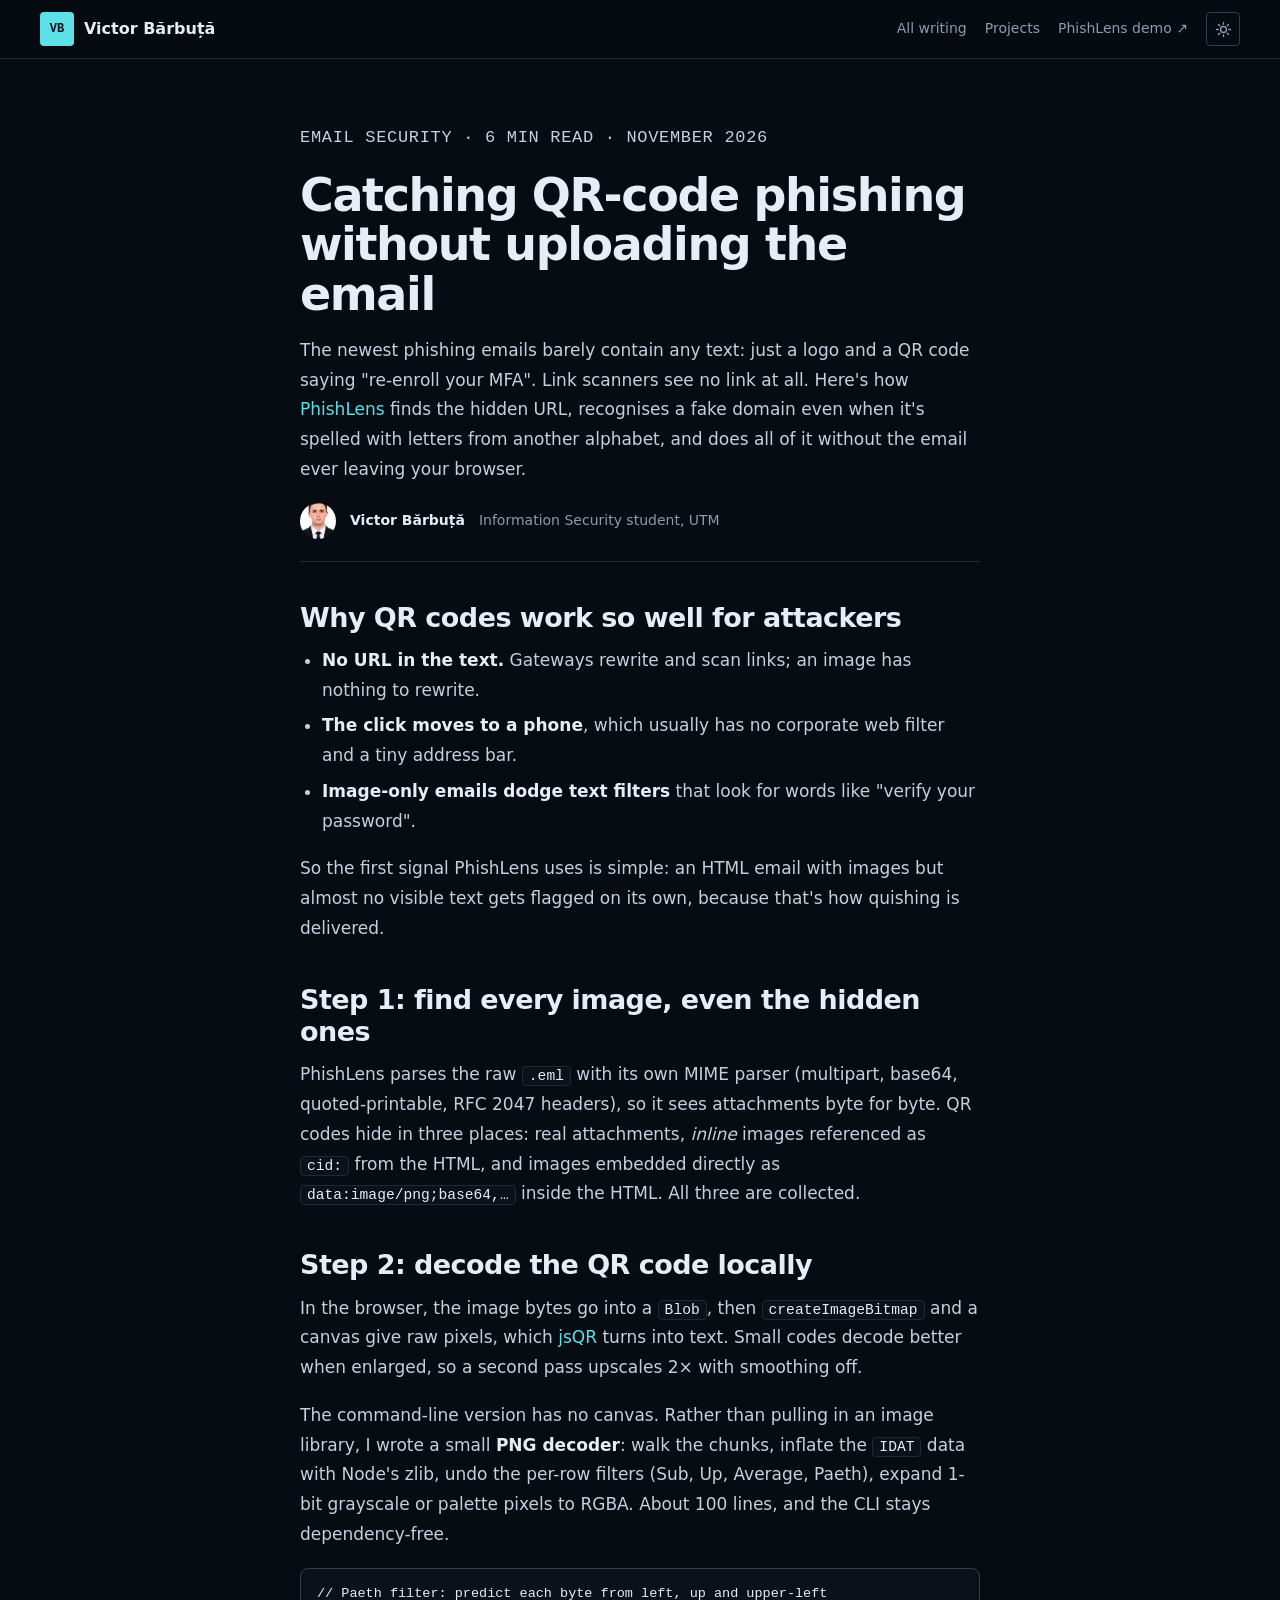
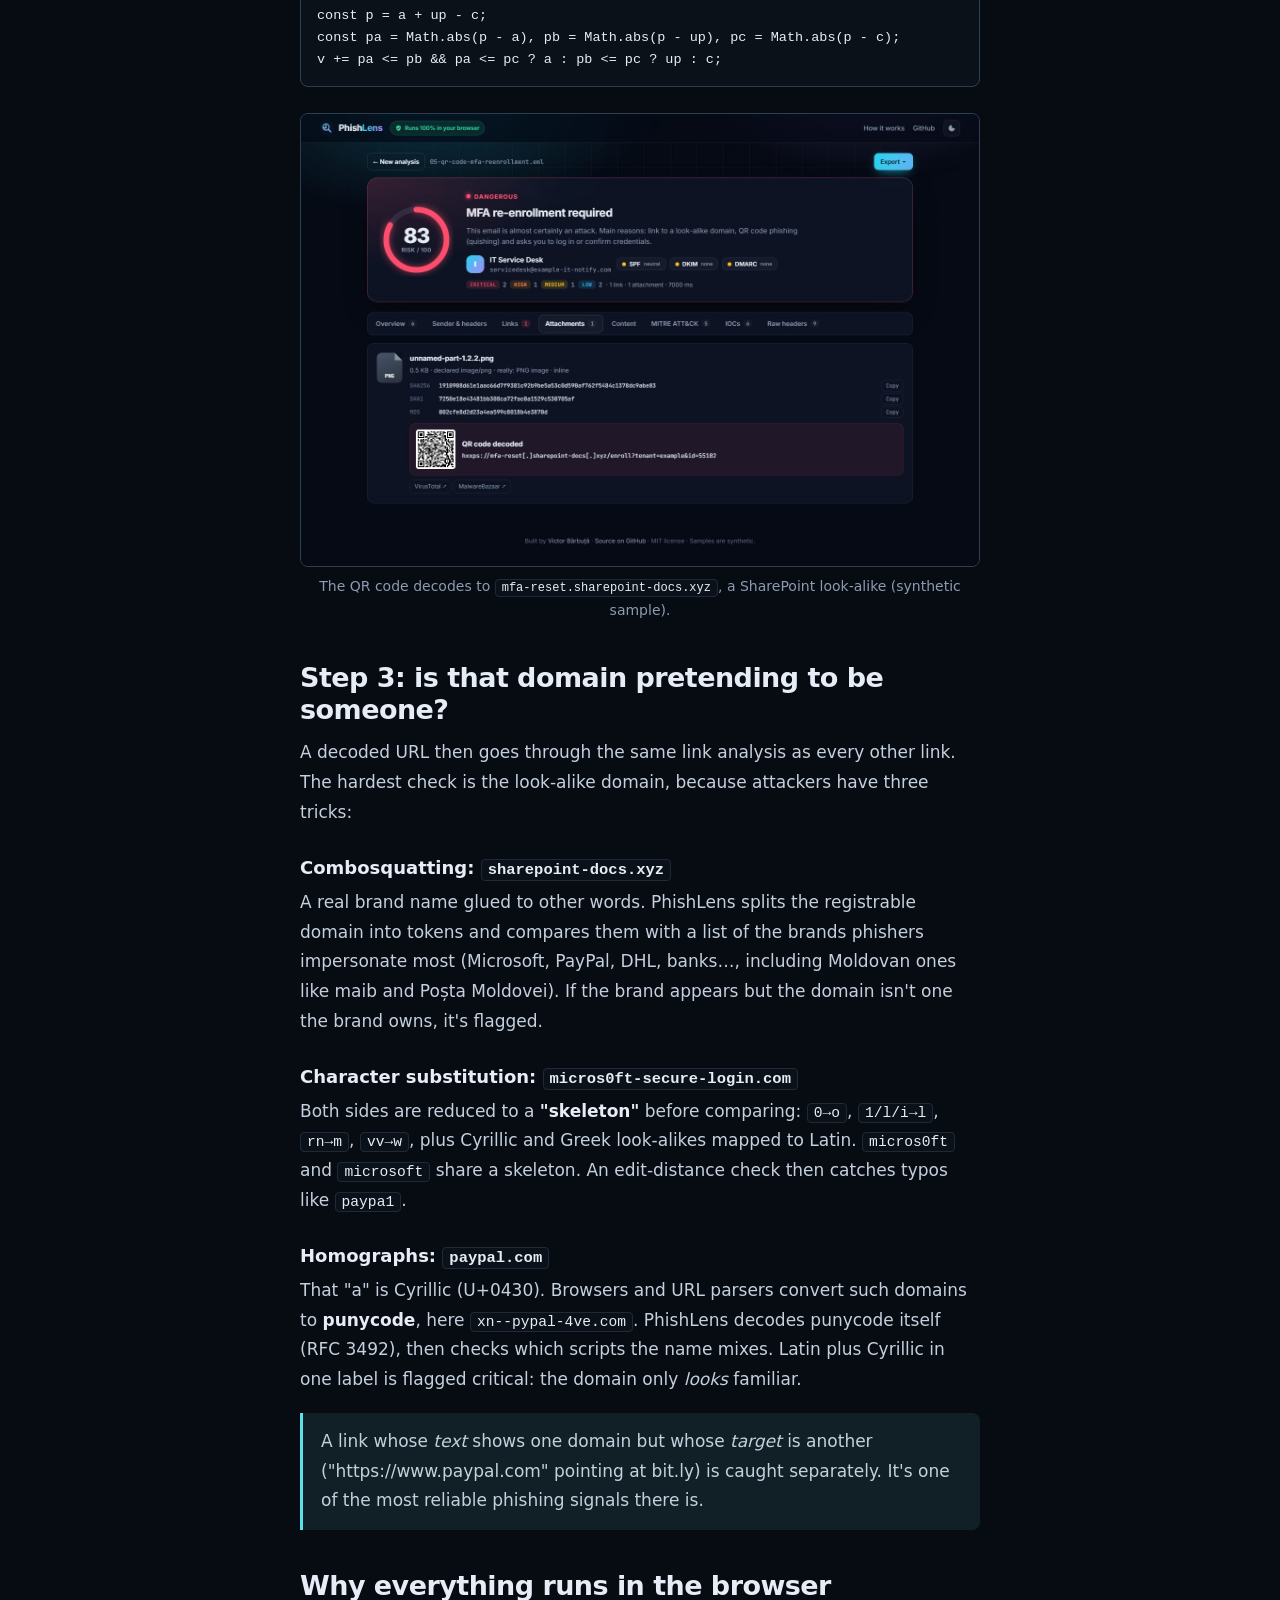
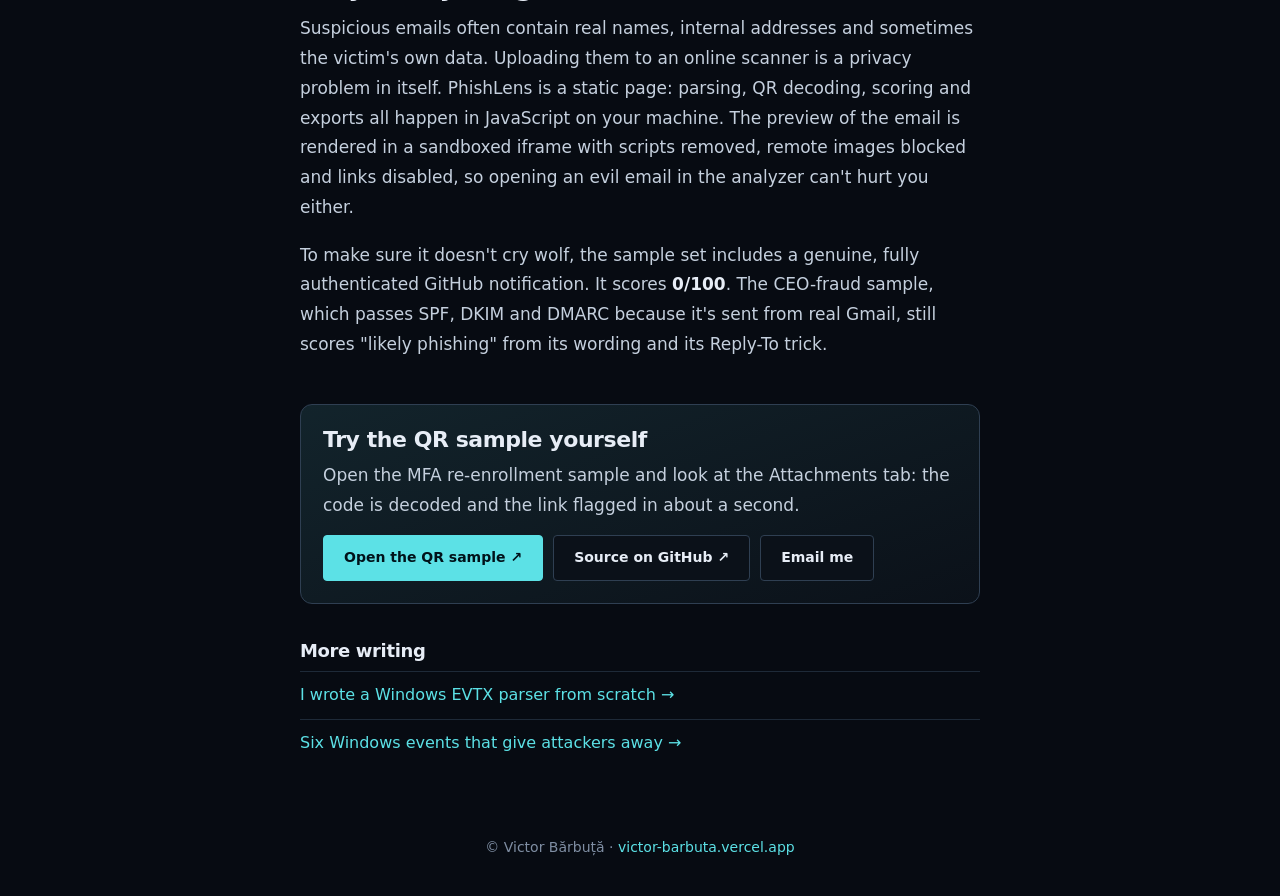
<file: articles/quishing-detection.html>
<!doctype html>
<html lang="en">
<head>
  <meta charset="utf-8">
  <meta name="viewport" content="width=device-width, initial-scale=1">
  <meta http-equiv="Content-Security-Policy" content="default-src 'self'; script-src 'self'; style-src 'self' https://fonts.googleapis.com; font-src https://fonts.gstatic.com; img-src 'self' data:; connect-src 'self'; base-uri 'self'; form-action 'self' mailto:; object-src 'none'; upgrade-insecure-requests">
  <title>Catching QR-code phishing without uploading the email | Victor Bărbuță</title>
  <meta name="description" content="How PhishLens finds QR-code phishing and look-alike domains like pаypal.com (with a Cyrillic а) entirely in the browser: image decoding, punycode, confusable characters and why privacy shaped the design.">
  <meta name="author" content="Victor Bărbuță">
  <link rel="canonical" href="https://victor-barbuta.vercel.app/articles/quishing-detection">
  <meta property="og:type" content="article">
  <meta property="og:title" content="Catching QR-code phishing without uploading the email">
  <meta property="og:description" content="QR decoding, punycode and confusable letters, all in the browser. Behind the scenes of PhishLens.">
  <meta property="og:image" content="https://victor-barbuta.vercel.app/assets/img/sec-phishlens-quishing.jpg">
  <meta name="twitter:card" content="summary_large_image">
  <link rel="icon" href="../assets/img/favicon.svg" type="image/svg+xml">
  <link rel="preconnect" href="https://fonts.googleapis.com">
  <link rel="preconnect" href="https://fonts.gstatic.com" crossorigin>
  <link rel="stylesheet" href="https://fonts.googleapis.com/css2?family=Inter:wght@400;500;600&family=JetBrains+Mono:wght@400;500;700&family=Space+Grotesk:wght@500;600;700&display=swap">
  <link rel="stylesheet" href="../assets/css/style.css">
  <link rel="stylesheet" href="../assets/css/article.css">
  <script src="../assets/js/theme.js"></script>
</head>
<body>
  <header class="art-nav">
    <a class="brand" href="../"><span class="brand-mark">VB</span><span>Victor Bărbuță</span></a>
    <nav><a href="../#writing">All writing</a><a href="../#built" class="hide-sm">Projects</a><a href="https://vicuvi1.github.io/phishlens/" target="_blank" rel="noopener" class="hide-sm">PhishLens demo ↗</a><button class="icon-btn theme-btn" id="theme-toggle" type="button" aria-label="Switch theme"></button></nav>
  </header>

  <main class="article">
    <p class="art-kicker">Email security · 6 min read · November 2026</p>
    <h1>Catching QR-code phishing without uploading the email</h1>
    <p class="art-lede">The newest phishing emails barely contain any text: just a logo and a QR code saying "re-enroll your MFA". Link scanners see no link at all. Here's how <a href="https://vicuvi1.github.io/phishlens/">PhishLens</a> finds the hidden URL, recognises a fake domain even when it's spelled with letters from another alphabet, and does all of it without the email ever leaving your browser.</p>
    <div class="art-meta"><img src="../assets/img/victor.jpg" alt="" width="36" height="36"><span><strong>Victor Bărbuță</strong></span><span>Information Security student, UTM</span></div>

    <h2>Why QR codes work so well for attackers</h2>
    <ul>
      <li><strong>No URL in the text.</strong> Gateways rewrite and scan links; an image has nothing to rewrite.</li>
      <li><strong>The click moves to a phone</strong>, which usually has no corporate web filter and a tiny address bar.</li>
      <li><strong>Image-only emails dodge text filters</strong> that look for words like "verify your password".</li>
    </ul>
    <p>So the first signal PhishLens uses is simple: an HTML email with images but almost no visible text gets flagged on its own, because that's how quishing is delivered.</p>

    <h2>Step 1: find every image, even the hidden ones</h2>
    <p>PhishLens parses the raw <code>.eml</code> with its own MIME parser (multipart, base64, quoted-printable, RFC 2047 headers), so it sees attachments byte for byte. QR codes hide in three places: real attachments, <em>inline</em> images referenced as <code>cid:</code> from the HTML, and images embedded directly as <code>data:image/png;base64,…</code> inside the HTML. All three are collected.</p>

    <h2>Step 2: decode the QR code locally</h2>
    <p>In the browser, the image bytes go into a <code>Blob</code>, then <code>createImageBitmap</code> and a canvas give raw pixels, which <a href="https://github.com/cozmo/jsQR">jsQR</a> turns into text. Small codes decode better when enlarged, so a second pass upscales 2× with smoothing off.</p>
    <p>The command-line version has no canvas. Rather than pulling in an image library, I wrote a small <strong>PNG decoder</strong>: walk the chunks, inflate the <code>IDAT</code> data with Node's zlib, undo the per-row filters (Sub, Up, Average, Paeth), expand 1-bit grayscale or palette pixels to RGBA. About 100 lines, and the CLI stays dependency-free.</p>
    <pre><code>// Paeth filter: predict each byte from left, up and upper-left
const p = a + up - c;
const pa = Math.abs(p - a), pb = Math.abs(p - up), pc = Math.abs(p - c);
v += pa &lt;= pb &amp;&amp; pa &lt;= pc ? a : pb &lt;= pc ? up : c;</code></pre>

    <figure>
      <img src="../assets/img/sec-phishlens-quishing.jpg" alt="PhishLens decoding a QR code and flagging the link" width="1440" height="960" loading="lazy">
      <figcaption>The QR code decodes to <code>mfa-reset.sharepoint-docs.xyz</code>, a SharePoint look-alike (synthetic sample).</figcaption>
    </figure>

    <h2>Step 3: is that domain pretending to be someone?</h2>
    <p>A decoded URL then goes through the same link analysis as every other link. The hardest check is the look-alike domain, because attackers have three tricks:</p>
    <h3>Combosquatting: <code>sharepoint-docs.xyz</code></h3>
    <p>A real brand name glued to other words. PhishLens splits the registrable domain into tokens and compares them with a list of the brands phishers impersonate most (Microsoft, PayPal, DHL, banks…, including Moldovan ones like maib and Poșta Moldovei). If the brand appears but the domain isn't one the brand owns, it's flagged.</p>
    <h3>Character substitution: <code>micros0ft-secure-login.com</code></h3>
    <p>Both sides are reduced to a <strong>"skeleton"</strong> before comparing: <code>0→o</code>, <code>1/l/i→l</code>, <code>rn→m</code>, <code>vv→w</code>, plus Cyrillic and Greek look-alikes mapped to Latin. <code>micros0ft</code> and <code>microsoft</code> share a skeleton. An edit-distance check then catches typos like <code>paypa1</code>.</p>
    <h3>Homographs: <code>pаypal.com</code></h3>
    <p>That "a" is Cyrillic (U+0430). Browsers and URL parsers convert such domains to <strong>punycode</strong>, here <code>xn--pypal-4ve.com</code>. PhishLens decodes punycode itself (RFC 3492), then checks which scripts the name mixes. Latin plus Cyrillic in one label is flagged critical: the domain only <em>looks</em> familiar.</p>
    <div class="callout"><p>A link whose <em>text</em> shows one domain but whose <em>target</em> is another ("https://www.paypal.com" pointing at bit.ly) is caught separately. It's one of the most reliable phishing signals there is.</p></div>

    <h2>Why everything runs in the browser</h2>
    <p>Suspicious emails often contain real names, internal addresses and sometimes the victim's own data. Uploading them to an online scanner is a privacy problem in itself. PhishLens is a static page: parsing, QR decoding, scoring and exports all happen in JavaScript on your machine. The preview of the email is rendered in a sandboxed iframe with scripts removed, remote images blocked and links disabled, so opening an evil email in the analyzer can't hurt you either.</p>
    <p>To make sure it doesn't cry wolf, the sample set includes a genuine, fully authenticated GitHub notification. It scores <strong>0/100</strong>. The CEO-fraud sample, which passes SPF, DKIM and DMARC because it's sent from real Gmail, still scores "likely phishing" from its wording and its Reply-To trick.</p>

    <aside class="art-cta">
      <h2>Try the QR sample yourself</h2>
      <p>Open the MFA re-enrollment sample and look at the Attachments tab: the code is decoded and the link flagged in about a second.</p>
      <div class="row"><a class="btn primary" href="https://vicuvi1.github.io/phishlens/#sample=05&amp;tab=attachments" target="_blank" rel="noopener">Open the QR sample ↗</a><a class="btn" href="https://github.com/vicuvi1/phishlens" target="_blank" rel="noopener">Source on GitHub ↗</a><a class="btn" href="mailto:victor.barbuta@outlook.com">Email me</a></div>
    </aside>

    <section class="art-more">
      <h2>More writing</h2>
      <a href="evtx-parser.html">I wrote a Windows EVTX parser from scratch →</a>
      <a href="windows-events-attackers.html">Six Windows events that give attackers away →</a>
    </section>
  </main>
  <footer class="art-foot">© Victor Bărbuță · <a href="../">victor-barbuta.vercel.app</a></footer>
</body>
</html>
</file>
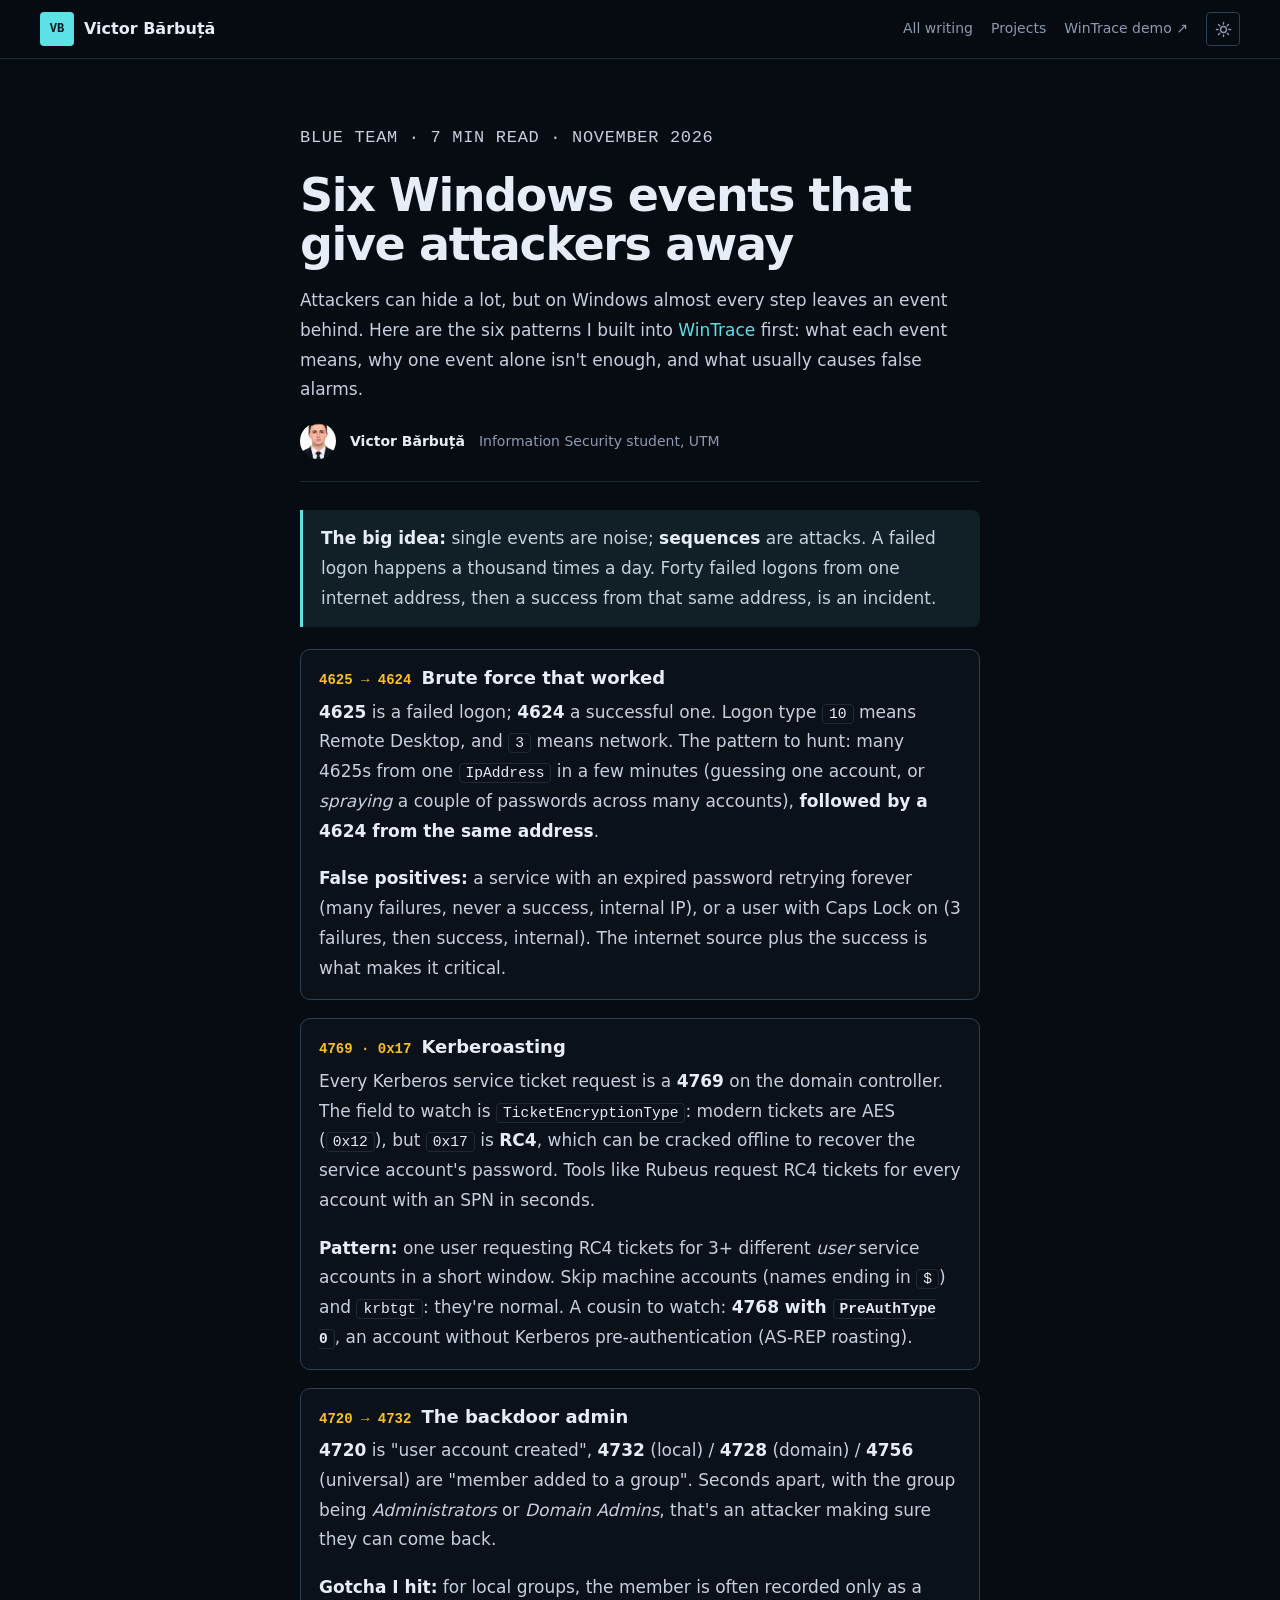
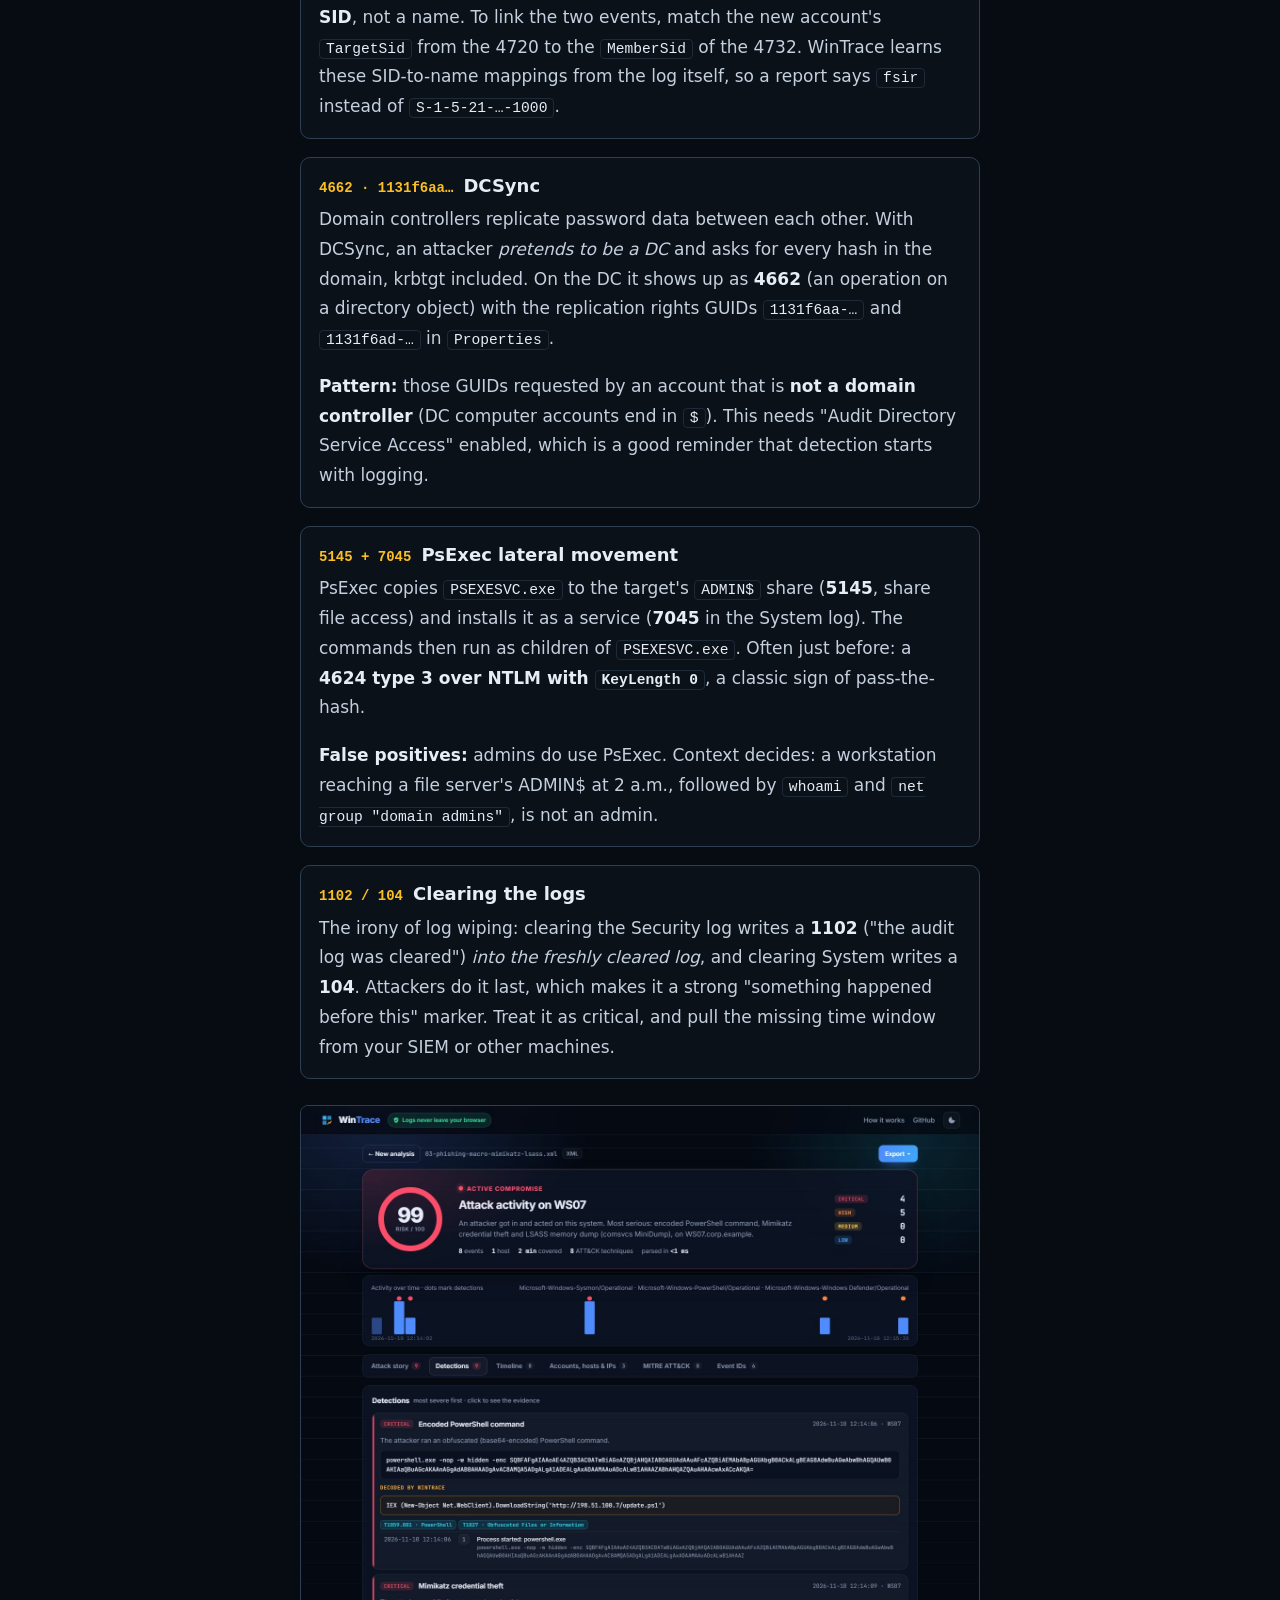
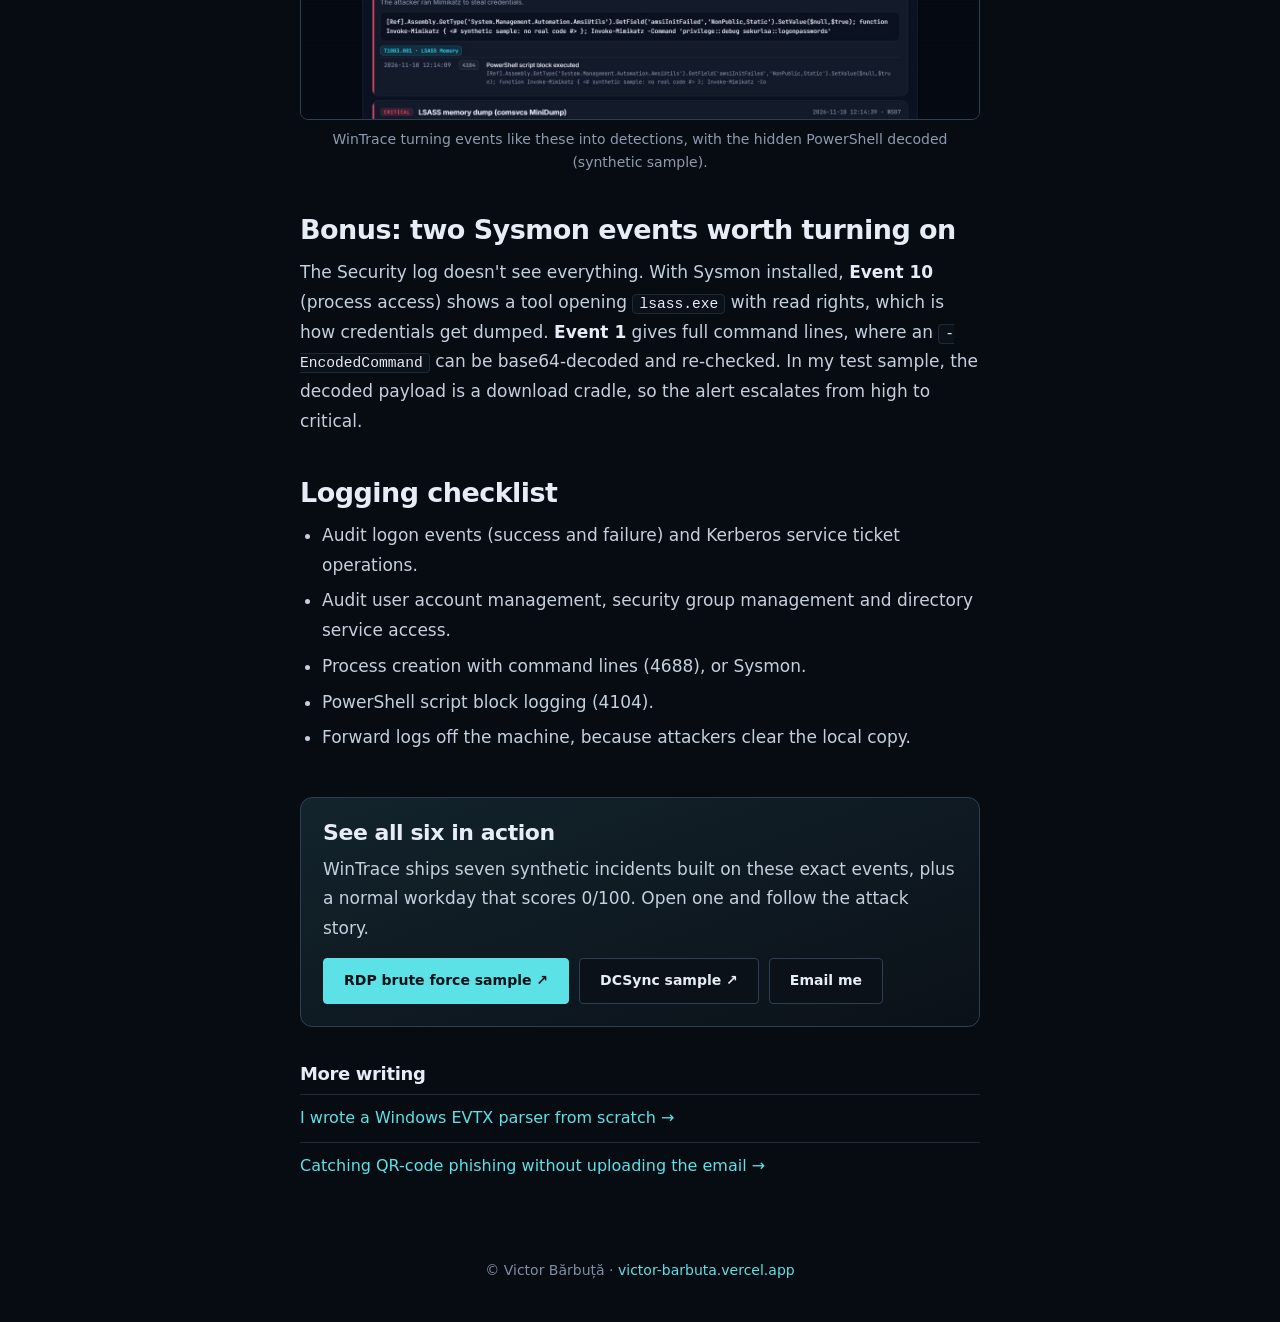
<file: articles/windows-events-attackers.html>
<!doctype html>
<html lang="en">
<head>
  <meta charset="utf-8">
  <meta name="viewport" content="width=device-width, initial-scale=1">
  <meta http-equiv="Content-Security-Policy" content="default-src 'self'; script-src 'self'; style-src 'self' https://fonts.googleapis.com; font-src https://fonts.gstatic.com; img-src 'self' data:; connect-src 'self'; base-uri 'self'; form-action 'self' mailto:; object-src 'none'; upgrade-insecure-requests">
  <title>Six Windows events that give attackers away | Victor Bărbuță</title>
  <meta name="description" content="Brute force that succeeds, Kerberoasting, backdoor admins, DCSync, PsExec and cleared logs: the Windows event IDs that reveal them, how to correlate them, and the false positives to watch for.">
  <meta name="author" content="Victor Bărbuță">
  <link rel="canonical" href="https://victor-barbuta.vercel.app/articles/windows-events-attackers">
  <meta property="og:type" content="article">
  <meta property="og:title" content="Six Windows events that give attackers away">
  <meta property="og:description" content="The event IDs a SOC analyst should know by heart, and how to turn single events into a story.">
  <meta property="og:image" content="https://victor-barbuta.vercel.app/assets/img/sec-wintrace-detections.jpg">
  <meta name="twitter:card" content="summary_large_image">
  <link rel="icon" href="../assets/img/favicon.svg" type="image/svg+xml">
  <link rel="preconnect" href="https://fonts.googleapis.com">
  <link rel="preconnect" href="https://fonts.gstatic.com" crossorigin>
  <link rel="stylesheet" href="https://fonts.googleapis.com/css2?family=Inter:wght@400;500;600&family=JetBrains+Mono:wght@400;500;700&family=Space+Grotesk:wght@500;600;700&display=swap">
  <link rel="stylesheet" href="../assets/css/style.css">
  <link rel="stylesheet" href="../assets/css/article.css">
  <script src="../assets/js/theme.js"></script>
</head>
<body>
  <header class="art-nav">
    <a class="brand" href="../"><span class="brand-mark">VB</span><span>Victor Bărbuță</span></a>
    <nav><a href="../#writing">All writing</a><a href="../#built" class="hide-sm">Projects</a><a href="https://vicuvi1.github.io/wintrace/" target="_blank" rel="noopener" class="hide-sm">WinTrace demo ↗</a><button class="icon-btn theme-btn" id="theme-toggle" type="button" aria-label="Switch theme"></button></nav>
  </header>

  <main class="article">
    <p class="art-kicker">Blue team · 7 min read · November 2026</p>
    <h1>Six Windows events that give attackers away</h1>
    <p class="art-lede">Attackers can hide a lot, but on Windows almost every step leaves an event behind. Here are the six patterns I built into <a href="https://vicuvi1.github.io/wintrace/">WinTrace</a> first: what each event means, why one event alone isn't enough, and what usually causes false alarms.</p>
    <div class="art-meta"><img src="../assets/img/victor.jpg" alt="" width="36" height="36"><span><strong>Victor Bărbuță</strong></span><span>Information Security student, UTM</span></div>

    <div class="callout"><p><strong>The big idea:</strong> single events are noise; <strong>sequences</strong> are attacks. A failed logon happens a thousand times a day. Forty failed logons from one internet address, then a success from that same address, is an incident.</p></div>

    <div class="ev-card">
      <h3><span class="ev-id">4625 → 4624</span> Brute force that worked</h3>
      <p><strong>4625</strong> is a failed logon; <strong>4624</strong> a successful one. Logon type <code>10</code> means Remote Desktop, and <code>3</code> means network. The pattern to hunt: many 4625s from one <code>IpAddress</code> in a few minutes (guessing one account, or <em>spraying</em> a couple of passwords across many accounts), <strong>followed by a 4624 from the same address</strong>.</p>
      <p><strong>False positives:</strong> a service with an expired password retrying forever (many failures, never a success, internal IP), or a user with Caps Lock on (3 failures, then success, internal). The internet source plus the success is what makes it critical.</p>
    </div>

    <div class="ev-card">
      <h3><span class="ev-id">4769 · 0x17</span> Kerberoasting</h3>
      <p>Every Kerberos service ticket request is a <strong>4769</strong> on the domain controller. The field to watch is <code>TicketEncryptionType</code>: modern tickets are AES (<code>0x12</code>), but <code>0x17</code> is <strong>RC4</strong>, which can be cracked offline to recover the service account's password. Tools like Rubeus request RC4 tickets for every account with an SPN in seconds.</p>
      <p><strong>Pattern:</strong> one user requesting RC4 tickets for 3+ different <em>user</em> service accounts in a short window. Skip machine accounts (names ending in <code>$</code>) and <code>krbtgt</code>: they're normal. A cousin to watch: <strong>4768 with <code>PreAuthType 0</code></strong>, an account without Kerberos pre-authentication (AS-REP roasting).</p>
    </div>

    <div class="ev-card">
      <h3><span class="ev-id">4720 → 4732</span> The backdoor admin</h3>
      <p><strong>4720</strong> is "user account created", <strong>4732</strong> (local) / <strong>4728</strong> (domain) / <strong>4756</strong> (universal) are "member added to a group". Seconds apart, with the group being <em>Administrators</em> or <em>Domain Admins</em>, that's an attacker making sure they can come back.</p>
      <p><strong>Gotcha I hit:</strong> for local groups, the member is often recorded only as a <strong>SID</strong>, not a name. To link the two events, match the new account's <code>TargetSid</code> from the 4720 to the <code>MemberSid</code> of the 4732. WinTrace learns these SID-to-name mappings from the log itself, so a report says <code>fsir</code> instead of <code>S-1-5-21-…-1000</code>.</p>
    </div>

    <div class="ev-card">
      <h3><span class="ev-id">4662 · 1131f6aa…</span> DCSync</h3>
      <p>Domain controllers replicate password data between each other. With DCSync, an attacker <em>pretends to be a DC</em> and asks for every hash in the domain, krbtgt included. On the DC it shows up as <strong>4662</strong> (an operation on a directory object) with the replication rights GUIDs <code>1131f6aa-…</code> and <code>1131f6ad-…</code> in <code>Properties</code>.</p>
      <p><strong>Pattern:</strong> those GUIDs requested by an account that is <strong>not a domain controller</strong> (DC computer accounts end in <code>$</code>). This needs "Audit Directory Service Access" enabled, which is a good reminder that detection starts with logging.</p>
    </div>

    <div class="ev-card">
      <h3><span class="ev-id">5145 + 7045</span> PsExec lateral movement</h3>
      <p>PsExec copies <code>PSEXESVC.exe</code> to the target's <code>ADMIN$</code> share (<strong>5145</strong>, share file access) and installs it as a service (<strong>7045</strong> in the System log). The commands then run as children of <code>PSEXESVC.exe</code>. Often just before: a <strong>4624 type 3 over NTLM with <code>KeyLength 0</code></strong>, a classic sign of pass-the-hash.</p>
      <p><strong>False positives:</strong> admins do use PsExec. Context decides: a workstation reaching a file server's ADMIN$ at 2 a.m., followed by <code>whoami</code> and <code>net group "domain admins"</code>, is not an admin.</p>
    </div>

    <div class="ev-card">
      <h3><span class="ev-id">1102 / 104</span> Clearing the logs</h3>
      <p>The irony of log wiping: clearing the Security log writes a <strong>1102</strong> ("the audit log was cleared") <em>into the freshly cleared log</em>, and clearing System writes a <strong>104</strong>. Attackers do it last, which makes it a strong "something happened before this" marker. Treat it as critical, and pull the missing time window from your SIEM or other machines.</p>
    </div>

    <figure>
      <img src="../assets/img/sec-wintrace-detections.jpg" alt="WinTrace detections with decoded PowerShell" width="1440" height="1300" loading="lazy">
      <figcaption>WinTrace turning events like these into detections, with the hidden PowerShell decoded (synthetic sample).</figcaption>
    </figure>

    <h2>Bonus: two Sysmon events worth turning on</h2>
    <p>The Security log doesn't see everything. With Sysmon installed, <strong>Event 10</strong> (process access) shows a tool opening <code>lsass.exe</code> with read rights, which is how credentials get dumped. <strong>Event 1</strong> gives full command lines, where an <code>-EncodedCommand</code> can be base64-decoded and re-checked. In my test sample, the decoded payload is a download cradle, so the alert escalates from high to critical.</p>

    <h2>Logging checklist</h2>
    <ul>
      <li>Audit logon events (success and failure) and Kerberos service ticket operations.</li>
      <li>Audit user account management, security group management and directory service access.</li>
      <li>Process creation with command lines (4688), or Sysmon.</li>
      <li>PowerShell script block logging (4104).</li>
      <li>Forward logs off the machine, because attackers clear the local copy.</li>
    </ul>

    <aside class="art-cta">
      <h2>See all six in action</h2>
      <p>WinTrace ships seven synthetic incidents built on these exact events, plus a normal workday that scores 0/100. Open one and follow the attack story.</p>
      <div class="row"><a class="btn primary" href="https://vicuvi1.github.io/wintrace/#sample=01" target="_blank" rel="noopener">RDP brute force sample ↗</a><a class="btn" href="https://vicuvi1.github.io/wintrace/#sample=05" target="_blank" rel="noopener">DCSync sample ↗</a><a class="btn" href="mailto:victor.barbuta@outlook.com">Email me</a></div>
    </aside>

    <section class="art-more">
      <h2>More writing</h2>
      <a href="evtx-parser.html">I wrote a Windows EVTX parser from scratch →</a>
      <a href="quishing-detection.html">Catching QR-code phishing without uploading the email →</a>
    </section>
  </main>
  <footer class="art-foot">© Victor Bărbuță · <a href="../">victor-barbuta.vercel.app</a></footer>
</body>
</html>
</file>
<file: assets/css/style.css>
/* ============ Tokens ============
   Colours have one meaning each: cyan = clickable, green = real / done, amber = in progress. */
:root {
  --bg: #070b12;
  --bg-2: #0b1119;
  --line: #1e2a38;
  --line-strong: #2f3f52;
  --text: #e7edf6;
  --text-2: #c5d0de;
  --muted: #8d9bb0;
  --faint: #7f8ea3;
  --accent: #5ce1e6;
  --ok: #34d399;
  --warn: #fbbf24;
  --danger: #f87171;
  --radius: 4px;
  --font: "Inter", system-ui, -apple-system, "Segoe UI", Roboto, sans-serif;
  --display: "Space Grotesk", var(--font);
  --mono: "JetBrains Mono", ui-monospace, "Cascadia Code", Consolas, monospace;
  --fs-12: 12px;
  --fs-14: 14px;
  --fs-16: 16px;
  --fs-18: 18px;
  --fs-24: 24px;
  --fs-32: 32px;
  --fs-hero: clamp(44px, 7.6vw, 88px);
  --max: 1160px;
  --gutter: clamp(16px, 4vw, 40px);
  --on-accent: #00121a; /* text on an accent-colored fill */
  --nav-bg: #070b12;
  color-scheme: dark;
}

/* ---------- Light theme (only when the visitor chooses it) ---------- */
:root[data-theme="light"] {
  --bg: #eef2f8;
  --bg-2: #ffffff;
  --line: #d3dae4;
  --line-strong: #b4bfcd;
  --text: #0e1a2b;
  --text-2: #2f3b4e;
  --muted: #475468;
  --faint: #5f6b7d;
  --accent: #0e7490;
  --ok: #047857;
  --warn: #92400e;
  --danger: #b91c1c;
  --on-accent: #ffffff;
  --nav-bg: #eef2f8;
  color-scheme: light;
}

*, *::before, *::after { box-sizing: border-box; }
html { scroll-behavior: smooth; scroll-padding-top: 84px; -webkit-text-size-adjust: 100%; }
body { margin: 0; background: var(--bg); color: var(--text); font: 400 var(--fs-16)/1.65 var(--font); -webkit-font-smoothing: antialiased; overflow-x: hidden; }
img { max-width: 100%; display: block; }
a { color: var(--accent); text-decoration: none; }
a:hover { text-decoration: underline; text-underline-offset: 3px; }
button { font: inherit; color: inherit; cursor: pointer; }
:focus-visible { outline: 2px solid var(--accent); outline-offset: 3px; }
[hidden] { display: none !important; }
.muted { color: var(--muted); }
.mono { font-family: var(--mono); }
.sr-only { position: absolute; width: 1px; height: 1px; overflow: hidden; clip: rect(0 0 0 0); white-space: nowrap; }
.skip { position: absolute; left: -999px; top: 8px; background: var(--accent); color: var(--on-accent); padding: 8px 14px; border-radius: var(--radius); z-index: 100; }
.skip:focus { left: 8px; }
#net { position: fixed; inset: 0; width: 100%; height: 100%; z-index: -2; opacity: 0.45; pointer-events: none; }

/* ============ Nav ============ */
.nav { position: sticky; top: 0; z-index: 50; display: flex; align-items: center; gap: 24px; padding: 12px var(--gutter); background: var(--nav-bg); border-bottom: 1px solid transparent; transition: border-color 0.3s; }
.nav.scrolled { border-bottom-color: var(--line); }
.brand { display: flex; align-items: center; gap: 10px; color: var(--text); font-weight: 600; }
.brand:hover { text-decoration: none; }
.brand-mark { display: grid; place-items: center; width: 34px; height: 34px; border-radius: var(--radius); font: 700 var(--fs-12) var(--mono); color: var(--on-accent); background: var(--accent); }
.brand-name { font-family: var(--display); letter-spacing: 0.01em; }
.nav-links { display: flex; gap: 4px; margin-left: auto; }
.nav-links a { color: var(--muted); font-size: var(--fs-14); padding: 6px 12px; border-radius: var(--radius); transition: color 0.2s; }
.nav-links a:hover, .nav-links a.active { color: var(--text); text-decoration: none; }
.nav-actions { display: flex; gap: 8px; }
.lang, .icon-btn { height: 34px; border: 1px solid var(--line-strong); background: transparent; border-radius: var(--radius); font: 500 var(--fs-12) var(--mono); padding: 0 10px; color: var(--muted); transition: border-color 0.2s, color 0.2s; }
.lang:hover, .icon-btn:hover { border-color: var(--accent); color: var(--text); }
.lang span { padding: 2px 4px; border-radius: 2px; }
.lang span.on { color: var(--on-accent); background: var(--accent); }
.menu-btn { display: none; }

/* ============ Layout ============ */
main { max-width: var(--max); margin: 0 auto; padding: 0 var(--gutter); }
.section { padding: clamp(56px, 8vw, 96px) 0 0; }
.section-head { display: flex; align-items: baseline; gap: 14px; margin-bottom: 24px; }
.section-head h2 { margin: 0; font: 600 var(--fs-32)/1.15 var(--display); letter-spacing: -0.02em; }
.section-no { font: 500 var(--fs-14) var(--mono); color: var(--faint); }
.section-no::after { content: " /"; }
.section-intro { color: var(--muted); max-width: 640px; margin: -8px 0 24px; font-size: var(--fs-16); }
.sub-head { font: 600 var(--fs-18) var(--display); margin: 40px 0 16px; }
.row-card { background: var(--bg-2); border: 1px solid var(--line); border-radius: var(--radius); }
.hide-phone { }

/* ============ Hero ============ */
.hero { display: grid; grid-template-columns: minmax(0, 1.35fr) minmax(0, 1fr); gap: clamp(32px, 6vw, 80px); align-items: center; padding: 48px 0 40px; }
.prompt { font: 400 var(--fs-14) var(--mono); color: var(--muted); margin: 0 0 16px; }
.prompt-user { color: var(--ok); }
.prompt-path { color: var(--muted); }
.caret { display: inline-block; width: 8px; height: 1.05em; vertical-align: -2px; background: var(--accent); margin-left: 2px; animation: blink 1.1s steps(1) infinite; }
@keyframes blink { 50% { opacity: 0; } }
.hero-name { margin: 0; font: 700 var(--fs-hero)/0.98 var(--display); letter-spacing: -0.035em; }
.hero-name .w { display: inline-block; white-space: nowrap; }
.hero-name .c { display: inline-block; color: var(--text); }
.hero-goal { margin: 18px 0 0; font: 600 var(--fs-18)/1.4 var(--font); color: var(--text); max-width: 620px; }
.hero-role { margin: 6px 0 0; min-height: 1.6em; font: 400 var(--fs-14)/1.6 var(--mono); }
.rotator { color: var(--muted); }
.rotator::after { content: "▍"; animation: blink 1.1s steps(1) infinite; margin-left: 1px; color: var(--accent); }
.hero-chips { display: flex; flex-wrap: wrap; gap: 8px; list-style: none; padding: 0; margin: 16px 0 0; }
.hero-chips li { font: 500 var(--fs-14) var(--mono); color: var(--ok); border: 1px solid var(--ok); border-radius: var(--radius); padding: 4px 10px; }
.hero-pitch { color: var(--text-2); font-size: var(--fs-16); max-width: 560px; margin: 16px 0 24px; }
.hero-cta { display: flex; flex-wrap: wrap; gap: 12px; }
.btn { display: inline-flex; align-items: center; justify-content: center; gap: 8px; min-height: 46px; padding: 0 20px; border-radius: var(--radius); font-weight: 600; font-size: var(--fs-14); border: 1px solid var(--line-strong); color: var(--text); background: var(--bg-2); transition: border-color 0.2s, background 0.2s; }
.btn:hover { text-decoration: none; border-color: var(--accent); }
.btn.primary { background: var(--accent); color: var(--on-accent); border-color: var(--accent); }
.btn svg { width: 18px; height: 18px; flex: none; }
.status { display: flex; align-items: center; gap: 10px; color: var(--text-2); font-size: var(--fs-14); margin: 20px 0 0; }
.pulse { position: relative; width: 9px; height: 9px; border-radius: 50%; background: var(--ok); flex: none; }
.pulse::after { content: ""; position: absolute; inset: -5px; border-radius: 50%; border: 2px solid var(--ok); opacity: 0; animation: ping 2s ease-out infinite; }
@keyframes ping { 0% { transform: scale(0.4); opacity: 0.8; } 100% { transform: scale(1.4); opacity: 0; } }
.work { display: flex; flex-wrap: wrap; gap: 4px 24px; margin: 12px 0 0; font-size: var(--fs-14); }
.work div { display: flex; gap: 8px; }
.work dt { color: var(--faint); font-family: var(--mono); }
.work dd { margin: 0; color: var(--text-2); }
.term-hint { display: inline-block; margin-top: 12px; padding: 0; background: none; border: 0; color: var(--accent); font: 500 var(--fs-14) var(--mono); }
.term-hint:hover { text-decoration: underline; text-underline-offset: 3px; }

/* ============ ID Badge (keeps its dark look in both themes) ============ */
.hero-badge { position: relative; display: flex; flex-direction: column; align-items: center; perspective: 1000px; }
.lanyard { width: 54px; height: 70px; margin-bottom: -14px; position: relative; z-index: 1; }
.lanyard::before { content: ""; position: absolute; left: 50%; top: -60px; transform: translateX(-50%); width: 26px; height: 100px; background: #1a2740; border-radius: 2px; }
.lanyard::after { content: ""; position: absolute; left: 50%; bottom: 0; transform: translateX(-50%); width: 42px; height: 28px; border-radius: 3px; background: #8693a6; }
.badge {
  --rx: 0deg; --ry: 0deg;
  --text: #e7edf6; --muted: #8d9bb0; --faint: #8d9bb0; --line: #1e2a38; --line-strong: #2f3f52; --ok: #34d399; --accent: #5ce1e6;
  position: relative; width: min(340px, 100%); border-radius: 8px; overflow: hidden; color: var(--text);
  background: #0b1220; border: 1px solid var(--line-strong);
  transform: rotateX(var(--rx)) rotateY(var(--ry)); transform-style: preserve-3d; transition: transform 0.25s ease-out;
  animation: sway 7s ease-in-out infinite;
}
.badge:hover { animation-play-state: paused; }
@keyframes sway { 0%, 100% { rotate: -1.2deg; } 50% { rotate: 1.2deg; } }
.badge-top { display: flex; justify-content: space-between; align-items: center; padding: 14px 20px; font: 600 var(--fs-12) var(--mono); letter-spacing: 0.14em; text-transform: uppercase; border-bottom: 1px solid var(--line); }
.badge-top .chip { width: 30px; height: 22px; border-radius: 3px; background: #c7a24a; }
.badge-body { display: grid; grid-template-columns: 112px 1fr; gap: 18px; padding: 20px; align-items: start; }
.badge-photo { position: relative; border-radius: 4px; overflow: hidden; aspect-ratio: 380 / 512; background: #fff; border: 1px solid var(--line-strong); }
.badge-photo img { width: 100%; height: 100%; object-fit: cover; }
.badge-photo::after { content: ""; position: absolute; left: 0; right: 0; height: 1px; top: 0; background: var(--accent); animation: scan 3.6s ease-in-out infinite; }
@keyframes scan { 0% { top: 0; opacity: 0; } 10% { opacity: 1; } 60% { opacity: 1; } 70%, 100% { top: 100%; opacity: 0; } }
.badge-fields { display: grid; gap: 9px; min-width: 0; }
.field-k { font: 500 var(--fs-12) var(--mono); letter-spacing: 0.08em; text-transform: uppercase; color: var(--faint); }
.field-v { font-size: var(--fs-14); font-weight: 600; line-height: 1.3; overflow-wrap: anywhere; }
.field-v.ok { color: var(--ok); display: flex; align-items: center; gap: 7px; }
.badge-foot { display: flex; justify-content: space-between; align-items: flex-end; gap: 16px; padding: 0 20px 18px; }
.barcode { display: flex; align-items: flex-end; height: 36px; gap: 2px; flex: 1; }
.barcode i { display: block; height: 100%; background: var(--text); opacity: 0.85; }
.badge-id { font: 500 var(--fs-12) var(--mono); color: var(--muted); white-space: nowrap; }
.verified { display: block; width: max-content; margin: 14px 20px -6px; font: 700 var(--fs-12) var(--mono); letter-spacing: .04em; color: var(--ok); border: 1px solid var(--ok); border-radius: 3px; padding: 2px 6px; }

/* ============ 30-second proof ============ */
.proof-section { padding-top: 0; }
.proof-title { font: 500 var(--fs-14) var(--mono); color: var(--faint); margin: 0 0 12px; }
.proof { list-style: none; margin: 0; padding: 0; border-top: 1px solid var(--line); }
.proof-row { display: grid; grid-template-columns: 170px minmax(0, 1fr) auto; gap: 16px; align-items: baseline; padding: 12px 0; border-bottom: 1px solid var(--line); }
.proof-label { font: 600 var(--fs-14) var(--mono); color: var(--ok); }
.proof-fact { color: var(--text); }
.proof-link { font-size: var(--fs-14); white-space: nowrap; }
.proof-row.highlight .proof-label { color: var(--warn); }

/* ============ Incident report ============ */
.case { border: 1px solid var(--line-strong); border-radius: var(--radius); background: var(--bg-2); }
.case-bar { display: flex; flex-wrap: wrap; gap: 4px 20px; padding: 12px 24px; border-bottom: 1px solid var(--line-strong); font: 500 var(--fs-12) var(--mono); color: var(--muted); }
.case-id { color: var(--ok); font-weight: 700; }
.case-cover { position: relative; margin: 0; cursor: zoom-in; border-bottom: 1px solid var(--line-strong); }
.case-cover img { width: 100%; height: auto; }
.case-cover figcaption { position: absolute; left: 12px; bottom: 12px; padding: 2px 8px; font: 500 var(--fs-12) var(--mono); color: #e7edf6; background: #070b12; border-radius: 3px; }
.case-pad { padding: clamp(20px, 3vw, 32px); }
.case-title { margin: 0 0 8px; font: 600 var(--fs-24)/1.2 var(--display); }
.case-summary { margin: 0; color: var(--text-2); max-width: 760px; }
.chain { list-style: none; display: grid; grid-template-columns: repeat(3, minmax(0, 1fr)); margin: 24px 0; padding: 0; counter-reset: none; }
.chain li { position: relative; padding: 16px 28px 16px 16px; border: 1px solid var(--line); border-left-width: 0; }
.chain li:first-child { border-left-width: 1px; }
.chain li:not(:last-child)::after { content: "→"; position: absolute; right: 8px; top: 50%; transform: translateY(-50%); color: var(--faint); font-family: var(--mono); }
.chain strong { display: block; font: 700 var(--fs-32)/1 var(--display); color: var(--ok); }
.chain span { display: block; margin-top: 6px; font-size: var(--fs-14); color: var(--text-2); }
.table-wrap { overflow-x: auto; }
.data-table { width: 100%; border-collapse: collapse; font-size: var(--fs-14); }
.data-table th { text-align: left; padding: 10px 12px; font: 600 var(--fs-12) var(--mono); letter-spacing: .04em; text-transform: uppercase; color: var(--muted); border-bottom: 1px solid var(--line-strong); }
.data-table td { padding: 12px; vertical-align: top; color: var(--text-2); border-bottom: 1px solid var(--line); }
.data-table td strong { color: var(--text); font-weight: 600; }
.case-table td:last-child { color: var(--text); }
.table-note { margin: 12px 0 0; font-size: var(--fs-14); color: var(--muted); }
.case-notes { display: grid; grid-template-columns: repeat(2, minmax(0, 1fr)); gap: 16px; margin-top: 24px; }
.case-note { padding: 16px; border: 1px solid var(--line); border-radius: var(--radius); }
.case-note.finding { border-color: var(--warn); }
.case-note h4 { margin: 0 0 6px; font: 600 var(--fs-14) var(--mono); color: var(--muted); }
.case-note.finding h4 { color: var(--warn); }
.case-note p { margin: 0; color: var(--text-2); font-size: var(--fs-14); }
.fold { margin-top: 20px; }
.fold > summary { display: flex; align-items: center; min-height: 44px; cursor: pointer; color: var(--accent); font: 600 var(--fs-14) var(--mono); list-style-position: inside; }
.fold > summary::-webkit-details-marker { color: var(--accent); }
.fold > summary::before { content: "▸"; margin-right: 8px; transition: rotate .2s; }
.fold[open] > summary::before { rotate: 90deg; }
.fold > summary { list-style: none; }
.fold-body h4 { margin: 20px 0 6px; font: 600 var(--fs-16) var(--display); color: var(--text); }
.fold-body p { margin: 0; color: var(--text-2); font-size: var(--fs-14); max-width: 760px; }
.wu-gallery { display: grid; grid-template-columns: repeat(auto-fit, minmax(180px, 1fr)); gap: 12px; margin: 12px 0 8px; }
.wu-thumb { padding: 0; border: 1px solid var(--line); border-radius: var(--radius); overflow: hidden; cursor: zoom-in; background: var(--bg-2); aspect-ratio: 16 / 10; transition: border-color .25s; }
.wu-thumb img { width: 100%; height: 100%; object-fit: cover; display: block; }
.wu-thumb:hover { border-color: var(--accent); }

/* ============ Triage demo (the log console stays dark in both themes) ============ */
.console { --line: #1e2a38; border: 1px solid var(--line-strong); border-radius: var(--radius); background: #05080d; color: #c9d4e2; overflow: hidden; }
.console-bar { display: flex; flex-wrap: wrap; justify-content: space-between; gap: 4px 16px; padding: 10px 16px; border-bottom: 1px solid var(--line); font: 600 var(--fs-12) var(--mono); }
.console-alert { color: #f87171; }
.console-label { color: #fbbf24; }
.log-lines { list-style: none; margin: 0; padding: 12px 16px; overflow-x: auto; counter-reset: log; }
.log-lines li { counter-increment: log; display: flex; gap: 12px; white-space: nowrap; font: 400 var(--fs-12)/1.9 var(--mono); }
.log-lines li::before { content: counter(log, decimal-leading-zero); color: #7f8ea3; }
.log-lines code { font: inherit; }
.triage-q { margin: 24px 0 12px; font: 600 var(--fs-18) var(--display); }
.verdicts { display: flex; flex-wrap: wrap; align-items: center; gap: 12px; }
.btn.picked { border-color: var(--accent); color: var(--accent); }
.btn-link { min-height: 44px; padding: 0 4px; background: none; border: 0; color: var(--accent); font-size: var(--fs-14); }
.btn-link:hover { text-decoration: underline; text-underline-offset: 3px; }
.triage-answer { margin-top: 20px; padding-top: 20px; border-top: 1px solid var(--line); outline: none; }
.triage-response { margin: 0 0 8px; color: var(--text-2); }
.triage-answer > h4 { margin: 0 0 8px; font: 600 var(--fs-18) var(--display); color: var(--ok); }
.reasoning { margin: 0 0 16px; padding-left: 22px; display: grid; gap: 6px; color: var(--text-2); max-width: 760px; }

/* ============ Skills ============ */
.level { font: 500 var(--fs-12) var(--mono); white-space: nowrap; }
.level.used { color: var(--ok); }
.level.lab { color: var(--text-2); }
.level.next { color: var(--warn); }
.none { color: var(--faint); }

/* ============ Certificates ============ */
.certs-grid { display: grid; grid-template-columns: repeat(2, minmax(0, 1fr)); gap: 12px; }
.cert { padding: 16px 20px; }
.cert-top { display: flex; flex-wrap: wrap; justify-content: space-between; align-items: baseline; gap: 4px 12px; }
.cert h3 { margin: 0; font: 600 var(--fs-16) var(--display); }
.cert p { margin: 4px 0 0; color: var(--text-2); font-size: var(--fs-14); }
.cert-date { font: 500 var(--fs-12) var(--mono); color: var(--faint); }

/* ============ Projects ============ */
.projects-grid { display: grid; grid-template-columns: repeat(2, minmax(0, 1fr)); gap: 16px; }
.project { padding: 24px; display: flex; flex-direction: column; position: relative; overflow: hidden; transition: border-color .25s; }
.project:hover { border-color: var(--line-strong); }
.project-top { display: flex; justify-content: space-between; align-items: center; gap: 12px; margin-bottom: 12px; }
.project-kind { font: 500 var(--fs-12) var(--mono); color: var(--muted); }
.pill { display: inline-flex; align-items: center; gap: 6px; font: 600 var(--fs-12) var(--mono); padding: 1px 0; white-space: nowrap; }
.pill::before { content: ""; width: 6px; height: 6px; border-radius: 50%; background: currentColor; }
.pill.live { color: var(--ok); }
.pill.building { color: var(--warn); }
.pill.done { color: var(--text-2); }
.pill.team { color: var(--text-2); }
.project h3 { margin: 0 0 8px; font: 600 var(--fs-24) var(--display); letter-spacing: -0.01em; }
.project h3 .yr { font: 500 var(--fs-12) var(--mono); color: var(--faint); margin-left: 8px; }
.project > p { margin: 0 0 12px; color: var(--text-2); }
.pts { margin: 0 0 16px; padding: 0; list-style: none; display: grid; gap: 6px; }
.pts li { position: relative; padding-left: 20px; color: var(--muted); font-size: var(--fs-14); }
.pts li::before { content: "›"; position: absolute; left: 4px; color: var(--faint); font-weight: 700; }
.tags { display: flex; flex-wrap: wrap; gap: 8px; list-style: none; padding: 0; margin: 0; }
.project .tags { margin-top: auto; }
.tag { font: 500 var(--fs-12) var(--mono); padding: 4px 8px; border-radius: 3px; border: 1px solid var(--line-strong); color: var(--text-2); }
.project-links { display: flex; gap: 16px; margin-top: 12px; font: 500 var(--fs-14) var(--mono); }
.proj-shot { display: block; margin: -24px -24px 16px; overflow: hidden; cursor: zoom-in; border-bottom: 1px solid var(--line); background: var(--bg); }
.proj-shot img { width: 100%; height: auto; display: block; }
.all-projects { margin-top: 16px; }
.all-projects .projects-grid { margin-top: 8px; }
.lab-card { padding: 16px 20px; }
.lab-card h3 { margin: 0; font: 600 var(--fs-16) var(--display); }
.tl-meta { font: 500 var(--fs-12) var(--mono); color: var(--muted); }
.lab-card ul { margin: 6px 0 0; padding-left: 18px; color: var(--muted); font-size: var(--fs-14); }
.lab-card p { margin: 6px 0 0; font-size: var(--fs-14); }
#labs { list-style: none; padding: 0; margin: 0; display: grid; grid-template-columns: repeat(3, minmax(0, 1fr)); gap: 12px; }

/* ============ Workflow pipeline ============ */
.pipeline { list-style: none; padding: 0; margin: 0; display: grid; grid-template-columns: repeat(5, minmax(0, 1fr)); gap: 14px; }
.step-dot { width: 44px; height: 44px; display: grid; place-items: center; font: 700 var(--fs-14) var(--mono); color: var(--text-2); background: var(--bg-2); border: 1px solid var(--line-strong); border-radius: var(--radius); margin-bottom: 12px; }
.step.key .step-dot { color: var(--ok); border-color: var(--ok); }
.step h3 { margin: 0 0 4px; font: 600 var(--fs-16) var(--display); }
.step p { margin: 0; color: var(--muted); font-size: var(--fs-14); line-height: 1.5; }
.step .human { display: inline-block; margin-top: 8px; font: 600 var(--fs-12) var(--mono); color: var(--ok); border: 1px solid var(--ok); border-radius: 3px; padding: 2px 6px; }
.tools { margin-top: 24px; display: flex; flex-wrap: wrap; align-items: center; gap: 10px; }
.tools-label { font: 500 var(--fs-12) var(--mono); color: var(--muted); margin-right: 6px; }

/* ============ About, achievements ============ */
.about-text { max-width: 760px; }
.about-text p { margin: 0 0 12px; color: var(--text-2); }
.ach-grid { display: grid; grid-template-columns: repeat(3, minmax(0, 1fr)); gap: 12px; }
.ach { padding: 20px; }
.ach-ico { width: 28px; height: 28px; color: var(--warn); margin-bottom: 10px; }
.ach-ico svg { width: 28px; height: 28px; }
.ach h3 { margin: 0; font: 600 var(--fs-18) var(--display); }
.ach .date { font: 500 var(--fs-12) var(--mono); color: var(--faint); }
.ach p { margin: 8px 0 0; color: var(--text-2); font-size: var(--fs-14); }

/* ============ Education / Languages ============ */
.split { display: grid; grid-template-columns: minmax(0, 1.4fr) minmax(0, 1fr); gap: 56px; }
.timeline { list-style: none; padding: 0; margin: 0; }
.tl { padding: 0 0 20px 16px; border-left: 1px solid var(--line-strong); }
.tl:last-child { padding-bottom: 0; }
.tl-head { display: flex; flex-wrap: wrap; align-items: baseline; gap: 4px 12px; }
.tl h3 { margin: 0; font: 600 var(--fs-16) var(--display); }
.tl-sub { margin: 2px 0 4px; color: var(--text-2); font-size: var(--fs-14); }
.tl p { margin: 4px 0 0; color: var(--muted); font-size: var(--fs-14); }
.langs { list-style: none; padding: 0; margin: 0; }
.langs li { display: flex; flex-wrap: wrap; justify-content: space-between; gap: 2px 12px; padding: 10px 0; border-bottom: 1px solid var(--line); }
.lang-level { font: 500 var(--fs-12) var(--mono); color: var(--text-2); align-self: center; }

/* ============ Contact ============ */
.offers { display: grid; grid-template-columns: minmax(0, 1.6fr) minmax(0, 1fr); gap: 12px; margin-bottom: 12px; }
.offer { padding: 24px; }
.offer .aud { font: 600 var(--fs-12) var(--mono); color: var(--muted); }
.offer h3 { margin: 6px 0 12px; font: 600 var(--fs-24)/1.2 var(--display); }
.offer:nth-child(n+2) h3 { font-size: var(--fs-18); }
.offer ul { margin: 0; padding: 0; list-style: none; display: grid; gap: 6px; }
.offer li { padding-left: 22px; position: relative; color: var(--text-2); font-size: var(--fs-14); }
.offer li::before { content: "✓"; position: absolute; left: 0; color: var(--ok); font-weight: 700; }
.contact-box { padding: clamp(20px, 4vw, 40px); display: flex; flex-wrap: wrap; align-items: center; justify-content: space-between; gap: 24px; background: var(--bg-2); border: 1px solid var(--accent); border-radius: var(--radius); }
.contact-mail { font: 600 var(--fs-24) var(--display); color: var(--text); overflow-wrap: anywhere; }
.contact-mail:hover { color: var(--accent); }
.contact-meta { color: var(--muted); font-size: var(--fs-14); margin-top: 6px; }
.contact-actions { display: flex; flex-wrap: wrap; gap: 10px; }
.social { display: flex; flex-wrap: wrap; gap: 8px; margin-top: 16px; }
.contact-box > div { min-width: 0; }
.social a { display: inline-flex; align-items: center; gap: 7px; font: 500 var(--fs-12) var(--mono); color: var(--text-2); border: 1px solid var(--line-strong); border-radius: var(--radius); padding: 6px 10px; }
.social a:hover { color: var(--accent); border-color: var(--accent); text-decoration: none; }
.social svg { width: 15px; height: 15px; }

/* ============ Footer ============ */
.footer { max-width: var(--max); margin: 80px auto 0; padding: 24px var(--gutter) 40px; border-top: 1px solid var(--line); display: flex; flex-wrap: wrap; justify-content: space-between; gap: 12px; font-size: var(--fs-14); color: var(--muted); }
.footer p { margin: 0; }
.footer .mono { font-size: var(--fs-12); }

/* ============ Terminal (dark in both themes) ============ */
.term { position: fixed; inset: 0; z-index: 90; display: grid; place-items: center; padding: 16px; background: rgba(3,6,10,0.75); }
.term-win { --text: #e7edf6; --muted: #8d9bb0; --accent: #5ce1e6; --ok: #34d399; --warn: #fbbf24; --danger: #f87171; --line: #1e2a38; --line-strong: #2f3f52; width: min(760px, 100%); height: min(520px, 84vh); display: flex; flex-direction: column; border-radius: var(--radius); overflow: hidden; background: #05080d; color: var(--text); border: 1px solid var(--line-strong); font: var(--fs-14)/1.6 var(--mono); }
.term-bar { display: flex; align-items: center; gap: 7px; padding: 10px 14px; background: #0c121c; border-bottom: 1px solid var(--line); }
.dot { width: 11px; height: 11px; border-radius: 50%; }
.dot.r { background: #ff5f57; } .dot.y { background: #febc2e; } .dot.g { background: #28c840; }
.term-title { margin: 0 auto; color: var(--muted); font-size: var(--fs-12); }
.term-x { background: none; border: 0; color: var(--muted); font-size: var(--fs-24); line-height: 1; padding: 0 4px; }
.term-x:hover { color: var(--text); }
.term-chips { display: flex; flex-wrap: wrap; gap: 6px; padding: 10px 14px; border-bottom: 1px solid var(--line); }
.term-chips button { min-height: 32px; padding: 0 10px; background: none; border: 1px solid var(--line-strong); border-radius: 3px; color: var(--accent); font: 500 var(--fs-12) var(--mono); }
.term-chips button:hover { border-color: var(--accent); }
.term-body { flex: 1; overflow-y: auto; cursor: text; }
.term-out { padding: 14px 16px 0; white-space: pre-wrap; word-break: break-word; color: #c9d4e2; }
.term-out .c { color: var(--accent); } .term-out .g { color: var(--ok); } .term-out .y { color: var(--warn); } .term-out .m { color: var(--muted); } .term-out .r { color: var(--danger); }
.term-out a { color: var(--accent); }
.term-in { display: flex; gap: 8px; padding: 0 16px 14px; }
.term-in label { color: var(--ok); }
.term-in input { flex: 1; background: transparent; border: 0; outline: 0; color: var(--text); font: inherit; caret-color: var(--accent); min-width: 0; }

/* ============ Lightbox ============ */
.lightbox { position: fixed; inset: 0; z-index: 100; display: grid; place-items: center; padding: 24px; background: rgba(3,6,10,0.92); }
.lb-fig { margin: 0; max-width: min(1100px, 94vw); max-height: 90vh; display: flex; flex-direction: column; gap: 12px; }
.lb-fig img { max-width: 100%; max-height: 82vh; object-fit: contain; border-radius: var(--radius); }
.lb-fig figcaption { text-align: center; color: #c5d0de; font: 500 var(--fs-14) var(--mono); }
.lb-close { position: fixed; top: 18px; right: 22px; width: 44px; height: 44px; border-radius: var(--radius); border: 1px solid #2f3f52; background: #0c121c; color: #e7edf6; font-size: var(--fs-24); line-height: 1; display: grid; place-items: center; }
.lb-close:hover { border-color: #5ce1e6; color: #5ce1e6; }

/* ============ Toast ============ */
.toast { position: fixed; left: 50%; bottom: 24px; transform: translate(-50%, 20px); opacity: 0; background: var(--bg-2); border: 1px solid var(--accent); color: var(--text); padding: 10px 18px; border-radius: var(--radius); font-size: var(--fs-14); pointer-events: none; transition: opacity .25s, transform .25s; z-index: 95; }
.toast.show { opacity: 1; transform: translate(-50%, 0); }

/* ============ Phone bar + back to top ============ */
.phone-bar { display: none; }
.to-top { position: fixed; right: clamp(14px, 3vw, 28px); bottom: clamp(14px, 3vw, 28px); z-index: 60; width: 46px; height: 46px; display: grid; place-items: center; border-radius: var(--radius); color: var(--text); background: var(--bg-2); border: 1px solid var(--line-strong); opacity: 0; pointer-events: none; transition: opacity .3s, border-color .2s; }
.to-top.show { opacity: 1; pointer-events: auto; }
.to-top:hover { border-color: var(--accent); }
.to-top svg { width: 20px; height: 20px; }

/* ============ Reveal on scroll ============ */
.reveal { opacity: 0; transform: translateY(12px); transition: opacity .4s ease, transform .4s ease; }
.reveal.in { opacity: 1; transform: none; }
.noscript { max-width: 600px; margin: 40px auto; padding: 0 16px; }
.dot-sep { color: var(--faint); margin: 0 4px; }

/* ============ Responsive ============ */
@media (max-width: 1020px) {
  .ach-grid, #labs { grid-template-columns: repeat(2, minmax(0, 1fr)); }
  .pipeline { grid-template-columns: repeat(3, minmax(0, 1fr)); }
}
@media (max-width: 860px) {
  .menu-btn { display: inline-flex; align-items: center; justify-content: center; }
  .menu-btn svg { width: 20px; height: 20px; }
  .nav { padding-block: 8px; gap: 8px; }
  .nav-actions { margin-left: auto; }
  .lang, .icon-btn { height: 44px; min-width: 44px; }
  .nav .nav-links { display: none; position: absolute; left: 0; right: 0; top: 100%; flex-direction: column; gap: 0; margin: 0; padding: 4px var(--gutter) 12px; background: var(--nav-bg); border-bottom: 1px solid var(--line-strong); }
  .nav .nav-links.open { display: flex; }
  .nav-links a { display: flex; align-items: center; min-height: 44px; font-size: var(--fs-16); color: var(--text); }
  .nav-ind { display: none; }

  /* the first phone screen: name, goal, proof, buttons. The badge comes after them, small. */
  .hero { grid-template-columns: 1fr; gap: 24px; padding: 16px 0 32px; }
  .hero .prompt { display: none; }
  .hero-goal { margin-top: 10px; font-size: var(--fs-16); }
  .hero-role { display: none; }
  .hero-chips { margin-top: 12px; gap: 6px; }
  .hero-chips li { font-size: var(--fs-12); }
  .hero-copy { display: flex; flex-direction: column; }
  .hero-cta { order: 3; margin-top: 16px; }
  .status { order: 4; margin-top: 14px; }
  .hero-pitch { order: 5; margin: 14px 0 0; }
  .work { order: 6; }
  .term-hint { order: 7; min-height: 44px; align-self: flex-start; }
  .brand { min-height: 44px; }
  .hide-phone { display: none !important; }
  .hero-cta .btn { flex: 1 1 0; }
  .lanyard, .verified { display: none; }
  .badge { width: 100%; animation: none; }
  .badge-top { padding: 8px 14px; }
  .badge-top .chip { width: 22px; height: 16px; }
  .badge-body { grid-template-columns: 64px 1fr; gap: 12px; padding: 12px 14px; }
  .badge-fields { grid-template-columns: repeat(2, minmax(0, 1fr)); gap: 6px 12px; }

  .projects-grid, .certs-grid, .offers, .split, .case-notes { grid-template-columns: 1fr; }
  .split { gap: 0; }
  .proof-row { grid-template-columns: minmax(0, 1fr) auto; gap: 2px 12px; }
  .proof-label { grid-column: 1; }
  .proof-link { grid-column: 2; grid-row: 1; }
  .proof-fact { grid-column: 1 / -1; }

  /* tap targets: at least 44px tall */
  .proof-link a, .project-links a, .data-table td a, .lab-card p a, .cert h3 a, .footer a { display: inline-flex; align-items: center; min-height: 44px; }
  .social a { min-height: 44px; }
  .term-chips button { min-height: 44px; }
  .term-x { min-width: 44px; min-height: 44px; }

  /* tables become stacked rows */
  .data-table thead { display: none; }
  .data-table, .data-table tbody, .data-table tr, .data-table td { display: block; width: 100%; }
  .data-table tr { padding: 10px 0; border-bottom: 1px solid var(--line); }
  .data-table td { padding: 2px 0; border: 0; }
  .case-table td::before { content: attr(data-th); display: block; font: 600 var(--fs-12) var(--mono); color: var(--muted); }
  .case-table td + td { margin-top: 8px; }

  /* Email + CV bar, once the hero buttons have scrolled away */
  .phone-bar { position: fixed; left: 0; right: 0; bottom: 0; z-index: 55; display: flex; gap: 8px; padding: 8px var(--gutter); background: var(--nav-bg); border-top: 1px solid var(--line-strong); transform: translateY(100%); transition: transform .2s ease; }
  .phone-bar.show { transform: none; }
  .phone-bar .btn { flex: 1 1 0; }
  .to-top { bottom: 74px; }
  body { padding-bottom: 64px; }
}
@media (max-width: 560px) {
  .ach-grid, #labs { grid-template-columns: 1fr; }
  .pipeline { grid-template-columns: 1fr; gap: 12px; }
  .step { display: grid; grid-template-columns: 44px 1fr; column-gap: 12px; }
  .step-dot { grid-row: 1 / span 3; margin: 0; }
  .step .human { justify-self: start; }
  .brand-name { display: none; }
  .chain { grid-template-columns: 1fr; }
  .chain li { display: flex; align-items: baseline; gap: 12px; padding: 12px 16px; border-left-width: 1px; border-top-width: 0; }
  .chain li:first-child { border-top-width: 1px; }
  .chain li:not(:last-child)::after { content: "↓"; }
  .chain strong { min-width: 44px; }
  .chain span { margin: 0; }
  .verdicts .btn { flex: 1 1 100%; }
  .contact-actions .btn { flex: 1 1 100%; }
}
@media (prefers-reduced-motion: reduce) {
  *, *::before, *::after { animation: none !important; transition: none !important; }
  html { scroll-behavior: auto; }
  .reveal { opacity: 1; transform: none; }
}

/* ============ Print: readable text whatever has been scrolled ============ */
@media print {
  @page { margin: 14mm; }
  :root, :root[data-theme] { --text: #0b1220; --text-2: #26324a; --muted: #445166; --faint: #5f6b7d; --accent: #0b5a68; --ok: #0b6e4f; --warn: #92400e; --line: #d5dbe3; --line-strong: #c3cbd6; --bg: #fff; --bg-2: #fff; color-scheme: light; }
  body { background: #fff; color: var(--text); font-size: 11pt; padding: 0; }
  #net, .nav, .term, .toast, .lightbox, .footer, .hero-cta, .hero-badge, .term-hint, .prompt, .hero-role, .case-cover, .phone-bar, .to-top, .skip, .contact-actions, #triage, .fold, .all-projects { display: none !important; }
  main { max-width: none; padding: 0; }
  .reveal { opacity: 1 !important; transform: none !important; filter: none !important; transition: none !important; }
  .hero { display: block; padding: 0 0 12px; }
  .section { padding-top: 18px; }
  .section-head { margin-bottom: 8px; }
  .section-head h2 { font-size: 16pt; }
  .hero-name { font-size: 30pt; }
  .section-intro { margin: 0 0 8px; font-size: 10.5pt; }
  .case, .project, .cert, .ach, .offer, .proof-row, .data-table tr { break-inside: avoid; }
  a { color: var(--text); }
}

/* Project screenshot gallery (thumbnails under a card; click opens the lightbox) */
.proj-gallery { grid-template-columns: repeat(auto-fit, minmax(120px, 1fr)); gap: 8px; margin: 14px 0 4px; }
.proj-gallery .wu-thumb { aspect-ratio: 16 / 10; }
.proj-gallery .wu-thumb img { object-position: top center; }
@media print { .proj-gallery { display: none; } }

/* ============ Redesign: results-first hero, flagship work, why-hire-me ============ */
.hero-headline { margin: 18px 0 0; max-width: 640px; font: 700 clamp(22px, 2.6vw, 30px)/1.2 var(--display); letter-spacing: -0.02em;
  background: linear-gradient(95deg, var(--text) 0%, var(--accent) 100%); -webkit-background-clip: text; background-clip: text; color: transparent; }
.hero-goal { font-weight: 500; color: var(--text-2); font-size: var(--fs-16); margin-top: 10px; }
.hero-stats { display: grid; grid-template-columns: repeat(4, minmax(0, 1fr)); gap: 0; list-style: none; padding: 0; margin: 20px 0 0; max-width: 640px;
  border: 1px solid var(--line-strong); border-radius: 10px; background: color-mix(in srgb, var(--bg-2) 80%, transparent); overflow: hidden; }
.hero-stats li { padding: 12px 14px; display: flex; flex-direction: column; gap: 2px; min-width: 0; }
.hero-stats li + li { border-left: 1px solid var(--line); }
.hero-stats strong { font: 700 clamp(20px, 2.2vw, 26px)/1.1 var(--display); color: var(--ok); letter-spacing: -0.02em; white-space: nowrap; }
.hero-stats span { font: 500 var(--fs-12)/1.35 var(--font); color: var(--muted); }
.btn.demo { border-color: color-mix(in srgb, var(--ok) 60%, var(--line-strong)); color: var(--text); }
.btn.demo svg { color: var(--ok); }
.btn.demo:hover { border-color: var(--ok); background: color-mix(in srgb, var(--ok) 10%, var(--bg-2)); }

.work-section { padding: clamp(40px, 6vw, 72px) 0 0; }
.work-head { display: flex; align-items: baseline; justify-content: space-between; gap: 8px 24px; flex-wrap: wrap; margin-bottom: 20px; }
.work-head h2 { margin: 0; font: 700 clamp(28px, 3.4vw, 40px)/1.1 var(--display); letter-spacing: -0.03em; }
.work-head p { margin: 0; color: var(--muted); max-width: 520px; }
.flagships { display: grid; grid-template-columns: minmax(0, 1.25fr) minmax(0, 1fr); grid-template-rows: auto auto; gap: 16px; }
.flag { display: flex; flex-direction: column; border: 1px solid var(--line-strong); border-radius: 14px; background: var(--bg-2); overflow: hidden; transition: border-color .25s, transform .25s, box-shadow .25s; }
.flag:hover { border-color: var(--accent); transform: translateY(-3px); box-shadow: 0 18px 50px -24px color-mix(in srgb, var(--accent) 55%, transparent); }
.flag-main { grid-row: span 2; }
.flag:not(.flag-main) { flex-direction: row; }
.flag-shot { position: relative; display: block; overflow: hidden; background: #000; border-bottom: 1px solid var(--line); }
.flag:not(.flag-main) .flag-shot { flex: 0 0 44%; border-bottom: 0; border-right: 1px solid var(--line); }
.flag-shot img { display: block; width: 100%; height: 100%; object-fit: cover; object-position: top left; transition: transform .5s ease; }
.flag-main .flag-shot img { aspect-ratio: 1200 / 630; height: auto; }
.flag:hover .flag-shot img { transform: scale(1.03); }
.flag-live { position: absolute; left: 12px; top: 12px; display: inline-flex; align-items: center; gap: 8px; padding: 5px 10px; border-radius: 99px;
  font: 600 var(--fs-12) var(--mono); color: #eafff5; background: rgba(4, 30, 20, 0.82); border: 1px solid rgba(52, 211, 153, 0.55); backdrop-filter: blur(6px); }
.flag-body { display: flex; flex-direction: column; gap: 10px; padding: 18px 20px 20px; flex: 1; min-width: 0; }
.flag-body h3 { margin: 0; font: 700 clamp(20px, 2vw, 26px)/1.15 var(--display); letter-spacing: -0.02em; }
.flag-main .flag-body h3 { font-size: clamp(24px, 2.6vw, 32px); }
.flag-body p { margin: 0; color: var(--text-2); }
.flag-body .tags { margin-top: 2px; }
.flag-actions { display: flex; flex-wrap: wrap; gap: 10px; margin-top: auto; padding-top: 6px; }
.flag-actions .btn { min-height: 40px; padding: 0 14px; }
.work-more { margin: 14px 0 0; font: 600 var(--fs-14) var(--mono); }
.work-more a::after { content: " →"; }

.why-section { padding: clamp(40px, 6vw, 64px) 0 clamp(24px, 4vw, 40px); }
.why-title { margin: 0 0 16px; font: 700 clamp(24px, 2.8vw, 32px)/1.15 var(--display); letter-spacing: -0.02em; }
.why-grid { display: grid; grid-template-columns: repeat(3, minmax(0, 1fr)); gap: 16px; }
.why { padding: 20px; border: 1px solid var(--line); border-radius: 14px; background: linear-gradient(160deg, color-mix(in srgb, var(--accent) 7%, var(--bg-2)), var(--bg-2) 60%); }
.why-ico { width: 40px; height: 40px; display: grid; place-items: center; border-radius: 10px; color: var(--accent); background: color-mix(in srgb, var(--accent) 12%, transparent); margin-bottom: 12px; }
.why-ico svg { width: 22px; height: 22px; }
.why h3 { margin: 0 0 6px; font: 700 var(--fs-18)/1.25 var(--display); }
.why p { margin: 0; color: var(--text-2); font-size: var(--fs-16); }
.proof-more { margin-top: 4px; }
.proof-more > summary { font-size: var(--fs-12); }

/* contact pill on desktop too (it was phone-only) */
@media (min-width: 861px) {
  .phone-bar { display: flex; position: fixed; left: 50%; bottom: 22px; z-index: 55; gap: 8px; padding: 8px; border-radius: 14px;
    background: color-mix(in srgb, var(--nav-bg) 88%, transparent); border: 1px solid var(--line-strong); backdrop-filter: blur(10px);
    box-shadow: 0 16px 40px -18px rgba(0, 0, 0, 0.6); transform: translate(-50%, 140%); transition: transform .3s ease; }
  .phone-bar.show { transform: translate(-50%, 0); }
  .phone-bar .btn { min-height: 40px; }
}
@media (max-width: 960px) {
  .flagships { grid-template-columns: 1fr; }
  .flag-main { grid-row: auto; }
}
@media (max-width: 640px) {
  .hero-stats { grid-template-columns: repeat(2, minmax(0, 1fr)); }
  .hero-stats li:nth-child(3) { border-left: 0; }
  .hero-stats li:nth-child(n + 3) { border-top: 1px solid var(--line); }
  .flag:not(.flag-main) { flex-direction: column; }
  .flag:not(.flag-main) .flag-shot { flex: none; border-right: 0; border-bottom: 1px solid var(--line); aspect-ratio: 16 / 9; }
  .why-grid { grid-template-columns: 1fr; }
}
@media print { .work-section, .why-section, .proof-more { display: none !important; } }

/* refinements: tighter hero so the work section peeks into the first screen; slimmer side tiles; contact pill in the corner */
@media (min-width: 861px) {
  .hero { padding: 24px 0 8px; gap: clamp(28px, 5vw, 64px); }
  .hero-name { font-size: clamp(44px, 6.2vw, 76px); }
  .hero-headline { margin-top: 12px; }
  .hero-role { display: none; }
  .hero-pitch { margin: 14px 0 18px; }
  .work { margin-top: 10px; }
  .work-section { padding-top: 28px; }
  .phone-bar { left: auto; right: calc(clamp(14px, 3vw, 28px) + 58px); bottom: clamp(14px, 3vw, 28px); padding: 0; border: 0; background: none; box-shadow: none; backdrop-filter: none; transform: translateY(160%); }
  .phone-bar.show { transform: none; }
  .phone-bar .btn { min-height: 46px; box-shadow: 0 10px 30px -12px rgba(0, 0, 0, 0.6); }
}
.flag:not(.flag-main) .flag-shot { flex-basis: 38%; }
.flag:not(.flag-main) .tags { display: none; }
.flag:not(.flag-main) .flag-body { padding: 16px 18px; gap: 8px; }
.flag:not(.flag-main) .flag-body p { font-size: var(--fs-14); }
.flag:not(.flag-main) .flag-actions { flex-wrap: nowrap; }

/* demo videos (muted loop, autoplay only while visible) */
.demo-video { display: block; width: 100%; height: 100%; object-fit: cover; object-position: top left; background: #000; }
.flag-main .demo-video { aspect-ratio: 1280 / 800; height: auto; }
.proj-video { cursor: default; }
.proj-video .demo-video { aspect-ratio: 1280 / 800; height: auto; }

/* writing section */
.writing-section { padding: 0 0 clamp(24px, 4vw, 40px); }
.writing-grid { display: grid; grid-template-columns: repeat(3, minmax(0, 1fr)); gap: 16px; }
.article-card { display: flex; flex-direction: column; border: 1px solid var(--line); border-radius: 14px; overflow: hidden; background: var(--bg-2); color: var(--text); transition: border-color .25s, transform .25s; }
.article-card:hover { text-decoration: none; border-color: var(--accent); transform: translateY(-3px); }
.article-img { display: block; aspect-ratio: 16 / 8; overflow: hidden; border-bottom: 1px solid var(--line); background: #000; }
.article-img img { width: 100%; height: 100%; object-fit: cover; object-position: top left; display: block; }
.article-body { display: flex; flex-direction: column; gap: 6px; padding: 16px 18px 18px; flex: 1; }
.article-kicker { font: 500 var(--fs-12) var(--mono); color: var(--ok); }
.article-body strong { font: 700 var(--fs-18)/1.3 var(--display); }
.article-sum { color: var(--text-2); font-size: var(--fs-14); line-height: 1.55; }
.article-read { margin-top: auto; padding-top: 6px; color: var(--accent); font: 600 var(--fs-14) var(--mono); }
@media (max-width: 960px) { .writing-grid { grid-template-columns: 1fr; } }
@media print { .writing-section { display: none !important; } }

/* moments: competition photo strip */
.moments { padding: clamp(28px, 4vw, 48px) 0 0; }
.moments-grid { display: grid; grid-template-columns: minmax(0, 1.55fr) minmax(0, 1fr) minmax(0, .62fr); grid-template-rows: auto 210px; gap: 14px; }
.moment { position: relative; padding: 0; border: 1px solid var(--line-strong); border-radius: 14px; overflow: hidden; background: #000; cursor: zoom-in; aspect-ratio: auto; }
.moment img { width: 100%; height: 100%; object-fit: cover; display: block; transition: transform .5s ease; }
.moment:hover img { transform: scale(1.04); }
.m-main { grid-row: 1 / span 2; grid-column: 1; min-height: 420px; }
.moment-text { grid-column: 2 / span 2; grid-row: 1; padding: 20px 22px; border: 1px solid var(--line); border-radius: 14px; background: var(--bg-2); display: flex; flex-direction: column; gap: 8px; }
.moment-kicker { font: 600 var(--fs-12) var(--mono); color: var(--ok); text-transform: uppercase; letter-spacing: .06em; }
.moment-text h2 { margin: 0; font: 700 clamp(22px, 2.4vw, 28px)/1.15 var(--display); letter-spacing: -.02em; }
.moment-text p { margin: 0; color: var(--text-2); }
.moment-link { margin-top: auto; font: 600 var(--fs-14) var(--mono); }
.m-side-1 { grid-column: 2; grid-row: 2; }
.m-side-2 { grid-column: 3; grid-row: 2; }
.m-side-2 img { object-position: center 40%; }
@media (max-width: 860px) {
  .moments-grid { grid-template-columns: 1fr 1fr; grid-template-rows: auto; }
  .m-main { grid-column: 1 / -1; grid-row: auto; min-height: 0; aspect-ratio: 2 / 1; }
  .moment-text { grid-column: 1 / -1; grid-row: auto; }
  .m-side-1, .m-side-2 { grid-column: auto; grid-row: auto; aspect-ratio: 4 / 3; }
}
@media print { .moments { display: none !important; } }


/* showcase: three equal cards, image on top (readable in every look) */
.flagships { grid-template-columns: repeat(3, minmax(0, 1fr)) !important; grid-template-rows: auto !important; }
.flag, .flag:not(.flag-main) { flex-direction: column !important; grid-row: auto !important; }
.flag .flag-shot { flex: none !important; aspect-ratio: 16 / 10; border-right: 0 !important; border-bottom: 1px solid var(--line); }
.flag .flag-shot img { height: 100% !important; aspect-ratio: auto !important; object-position: top left; }
.flag:not(.flag-main) .tags { display: flex !important; }
.flag:not(.flag-main) .flag-body { padding: 18px 20px 20px !important; gap: 10px !important; }
.flag:not(.flag-main) .flag-body p { font-size: inherit !important; }
.flag .flag-body h3 { font-size: clamp(22px, 2vw, 28px) !important; }
.flag .flag-actions { flex-wrap: wrap !important; }
@media (max-width: 960px) { .flagships { grid-template-columns: 1fr !important; } }

/* breathing room between the photo strip and the showcase */
#moments + .work-section { padding-top: clamp(56px, 7vw, 104px) !important; }

/* Writing: typographic covers (no re-used screenshots) */
.article-cover { position: relative; display: flex; flex-direction: column; justify-content: flex-end; gap: 10px; aspect-ratio: 16 / 8; padding: 22px 24px; overflow: hidden; border-bottom: 1px solid var(--line);
  background: radial-gradient(120% 90% at 100% 0%, color-mix(in srgb, var(--accent) 22%, transparent), transparent 60%), linear-gradient(160deg, var(--bg-2), var(--bg)); }
.article-cover::before { content: ""; position: absolute; inset: 0; background-image: linear-gradient(var(--line) 1px, transparent 1px), linear-gradient(90deg, var(--line) 1px, transparent 1px); background-size: 28px 28px; opacity: .35; mask-image: linear-gradient(180deg, #000, transparent 85%); }
.cover-big { position: relative; font-family: var(--mono); font-weight: 700; font-size: clamp(28px, 2.6vw, 40px); line-height: 1.05; letter-spacing: -.02em; color: var(--text); }
.cover-sub { position: relative; font-family: var(--mono); font-size: 12.5px; color: var(--muted); }
.cover-hex .cover-big { color: var(--accent); }
.cover-ids .cover-big { color: var(--warn); }
.cover-qr .cover-big { color: var(--danger); }
.article-card:hover .article-cover::before { opacity: .55; }

/* project details folded so the Projects section stays short */
.pts-fold { margin: 4px 0 14px; }
.pts-fold > summary { min-height: 36px; font-size: 13px; }
.pts-fold .pts { margin-top: 6px; }

/* project galleries: one row of 4, the 4th shows how many more; arrows in the lightbox */
.proj-gallery { grid-template-columns: repeat(4, minmax(0, 1fr)); }
.proj-gallery .wu-thumb.extra { display: none; }
.wu-thumb[data-more] { position: relative; }
.wu-thumb[data-more]::after { content: attr(data-more); position: absolute; inset: 0; display: grid; place-items: center; background: rgba(5, 8, 15, .64); color: #fff; font: 600 18px var(--display); letter-spacing: .02em; }
.lb-nav { display: none; position: absolute; top: 50%; translate: 0 -50%; width: 48px; height: 48px; border-radius: 50%; border: 1px solid rgba(255,255,255,.25); background: rgba(5,8,15,.6); color: #fff; font-size: 28px; line-height: 1; cursor: pointer; z-index: 2; }
.lb-nav:hover { background: rgba(5,8,15,.85); border-color: #fff; }
.lb-prev { left: 16px; } .lb-next { right: 16px; }
.lightbox.multi .lb-nav { display: grid; place-items: center; }
@media (max-width: 640px) { .lb-nav { top: auto; bottom: 18px; translate: none; } .lb-prev { left: calc(50% - 60px); } .lb-next { right: calc(50% - 60px); } }

/* What people say */
.quotes-section { padding: clamp(40px, 6vw, 72px) 0 0; }
.quotes-grid { display: grid; grid-template-columns: repeat(auto-fit, minmax(280px, 1fr)); gap: 16px; }
.quote { margin: 0; padding: 24px; border: 1px solid var(--line); border-radius: 18px; background: var(--bg-2); display: flex; flex-direction: column; gap: 18px; }
.quote blockquote { margin: 0; font-size: var(--fs-18); line-height: 1.5; color: var(--text); }
.quote figcaption { display: flex; align-items: center; gap: 12px; margin-top: auto; }
.quote figcaption strong { display: block; color: var(--text); }
.quote figcaption span span { color: var(--muted); font-size: var(--fs-14); }
.quote-avatar { flex: none; display: grid; place-items: center; width: 42px; height: 42px; border-radius: 50%; background: color-mix(in srgb, var(--accent) 18%, var(--bg)); color: var(--accent); font-weight: 700; }
#quotes:not([hidden]) + .writing-section { padding-top: clamp(40px, 6vw, 72px); }
</file>
<file: assets/css/fx.css>
/* =====================================================================
   Effects layer: animations and decoration on top of style.css.
   Everything here is optional; the page reads fine without it.
   ===================================================================== */

.progress { position: fixed; top: 0; left: 0; right: 0; height: 2px; z-index: 70; transform-origin: left; transform: scaleX(var(--p, 0)); background: var(--accent); pointer-events: none; }

/* ============ Intro "boot" screen ============ */
.boot { position: fixed; inset: 0; z-index: 200; display: grid; place-items: center; background: #070b12; color: #c9d4e2; font: var(--fs-14)/1.8 var(--mono); cursor: pointer; clip-path: inset(0 0 0 0); transition: clip-path .75s cubic-bezier(.75,0,.2,1); }
.boot.out { clip-path: inset(0 0 100% 0); }
.boot-box { width: min(460px, calc(100% - 32px)); }
.boot-lines { min-height: 5.4em; }
.boot-lines p { margin: 0; animation: bootLine .25s ease-out both; overflow: hidden; white-space: nowrap; text-overflow: ellipsis; }
.boot-lines span { color: #34d399; }
@keyframes bootLine { from { opacity: 0; transform: translateX(-8px); } }
.boot-bar { height: 3px; margin: 14px 0 18px; background: #1e2a38; overflow: hidden; }
.boot-bar i { display: block; height: 100%; width: 0; background: #5ce1e6; transition: width .5s cubic-bezier(.4,0,.2,1); }
.boot.fill .boot-bar i { width: 100%; }
.boot-granted { font: 700 var(--fs-24) var(--display); letter-spacing: 0.32em; color: #5ce1e6; opacity: 0; transform: scale(0.92); transition: opacity .3s, transform .4s cubic-bezier(.2,1.6,.4,1); }
.boot.granted .boot-granted { opacity: 1; transform: none; }
.boot-skip { margin-top: 22px; font-size: var(--fs-12); color: #8d9bb0; }

/* ============ Hero entrance ============ */
.fx:not(.ready) .hero-copy > *, .fx:not(.ready) .hero-badge { opacity: 0; }
.fx.ready .hero-copy > * { animation: heroIn .6s ease both; animation-delay: .1s; }
.fx.ready .hero-copy > .hero-name { animation: none; }
.fx.ready .hero-badge { animation: badgeDrop 1.1s cubic-bezier(.2,1.25,.35,1) .2s both; }
@keyframes heroIn { from { opacity: 0; transform: translateY(12px); } to { opacity: 1; transform: none; } }
@keyframes rise { from { opacity: 0; transform: translateY(70%); } to { opacity: 1; transform: none; } }
@keyframes badgeDrop { from { opacity: 0; transform: translateY(-100px) rotate(-6deg); } to { opacity: 1; transform: none; } }
.fx.ready .hero-name .c { animation: rise .7s cubic-bezier(.2,.8,.2,1) both; animation-delay: calc(var(--i, 0) * 30ms + .1s); }

/* ============ Nav: sliding highlight ============ */
.nav-links { position: relative; }
.nav-links a { position: relative; z-index: 1; }
.nav-ind { position: absolute; top: 0; height: 100%; left: 0; width: 0; border-bottom: 2px solid var(--accent); opacity: 0; transition: left .35s ease, width .35s ease, opacity .3s; }

/* ============ Log strip ============ */
.feed { margin: 32px calc(50% - 50vw) 0; overflow: hidden; border-block: 1px solid var(--line); background: var(--bg-2); }
.feed:empty { display: none; }
.feed-track { display: flex; width: max-content; animation: marquee 60s linear infinite; }
.feed:hover .feed-track { animation-play-state: paused; }
.feed-group { display: flex; gap: 44px; padding: 10px 44px 10px 0; font: var(--fs-12) var(--mono); color: var(--muted); white-space: nowrap; }
.fl b { font-weight: 700; margin-right: 8px; }
.fl.ok b { color: var(--ok); } .fl.info b { color: var(--text-2); } .fl.warn b { color: var(--warn); } .fl.alert b { color: var(--accent); }
@keyframes marquee { to { transform: translateX(-50%); } }

/* ============ Footer: giant outlined name ============ */
.footer-name { flex: 1 0 100%; text-align: center; white-space: nowrap; overflow: hidden; user-select: none; font: 700 clamp(40px, 10.5vw, 150px)/1 var(--display); letter-spacing: -0.04em; padding: 8px 0 18px; color: transparent; -webkit-text-stroke: 1px var(--line-strong); }

/* ============ Responsive / accessibility / print ============ */
@media (max-width: 860px) {
  .fx.ready .hero-badge { animation-name: heroIn; animation-duration: .6s; }
}
@media (prefers-reduced-motion: reduce) {
  .feed-track { animation: none !important; }
}
@media print {
  .progress, .feed, .footer-name, .boot, .nav-ind { display: none !important; }
  .hero-copy > *, .hero-name .c { opacity: 1 !important; animation: none !important; filter: none !important; transform: none !important; }
}

/* magnetic buttons (fx.js sets `translate`) */
.btn { transition: border-color .2s, background .2s, translate .35s cubic-bezier(.2,.8,.2,1); }
.icon-btn, .lang { transition: border-color .2s, color .2s, translate .35s cubic-bezier(.2,.8,.2,1); }
.brand-mark { transition: translate .35s cubic-bezier(.2,.8,.2,1); }

/* ---------- Theme toggle ---------- */
.theme-btn { display: grid; place-items: center; padding: 0; width: 34px; }
.theme-btn svg { width: 17px; height: 17px; }
.theme-btn:hover { color: var(--accent); }
:root[data-theme="light"] #net { opacity: 0.6; }
@media (max-width: 860px) { .theme-btn { width: 44px; } }
</file>
<file: assets/css/looks/command.css>
/* LOOK A · COMMAND: the dark SOC identity, refined. Wider, larger type, Geist, softer cards, fewer code-style labels. */
@import url("https://fonts.googleapis.com/css2?family=Geist:wght@400;500;600;700;800&family=Geist+Mono:wght@400;500;600&display=swap");

:root[data-look="command"] {
  --bg: #05080f; --bg-2: #0b111d; --line: #1a2434; --line-strong: #283548;
  --text: #eef3fb; --text-2: #c3cddc; --muted: #8e9bb1; --faint: #6c7a91;
  --accent: #5ce1e6; --ok: #3ddc97; --warn: #fbbf24; --nav-bg: rgba(5, 8, 15, .82);
  --font: "Geist", Inter, system-ui, sans-serif; --display: "Geist", Inter, system-ui, sans-serif; --mono: "Geist Mono", "JetBrains Mono", monospace;
  --fs-12: 13px; --fs-14: 15px; --fs-16: 17px; --fs-18: 20px; --fs-24: 27px; --fs-32: 42px;
  --fs-hero: clamp(54px, 6.6vw, 108px);
  --max: 1360px; --radius: 12px;
}
:root[data-look="command"][data-theme="light"] {
  --bg: #f4f6fa; --bg-2: #ffffff; --line: #dde3ec; --line-strong: #c3ccd9; --text: #0c1424; --text-2: #2c3a50; --muted: #55627a; --faint: #75819a;
  --accent: #0e7490; --ok: #047857; --nav-bg: rgba(244, 246, 250, .85);
}
[data-look="command"] body { font-size: var(--fs-16); letter-spacing: -.005em; }
[data-look="command"] .nav { backdrop-filter: blur(14px); }
[data-look="command"] .nav-links a { font-size: 15px; }

/* hero */
[data-look="command"] .hero { grid-template-columns: minmax(0, 1.35fr) minmax(0, .9fr); padding: 40px 0 24px; }
[data-look="command"] .hero-name { font-weight: 800; letter-spacing: -.05em; }
[data-look="command"] .hero-headline { font-size: clamp(26px, 2.8vw, 38px); font-weight: 700; letter-spacing: -.03em; max-width: 760px; }
[data-look="command"] .hero-goal { font-size: 18px; }
[data-look="command"] .hero-stats { max-width: 760px; border-radius: 16px; background: linear-gradient(180deg, rgba(255,255,255,.035), rgba(255,255,255,.01)); }
[data-look="command"] .hero-stats li { padding: 16px 18px; }
[data-look="command"] .hero-stats strong { font-size: clamp(26px, 2.6vw, 34px); font-weight: 800; }
[data-look="command"] .hero-stats span { font-size: 14px; }
[data-look="command"] .hero-pitch { font-size: 18px; max-width: 680px; }
[data-look="command"] .btn { border-radius: 12px; min-height: 50px; padding: 0 22px; font-size: 15px; }
[data-look="command"] .btn.primary { box-shadow: 0 10px 30px -12px var(--accent); }
[data-look="command"] .badge { width: min(380px, 100%); border-radius: 14px; box-shadow: 0 40px 80px -40px rgba(0, 0, 0, .9); }

/* photo strip */
[data-look="command"] .moments-grid { grid-template-rows: auto 240px; gap: 16px; }
[data-look="command"] .m-main { min-height: 480px; }
[data-look="command"] .moment, [data-look="command"] .moment-text { border-radius: 18px; }
[data-look="command"] .moment-text { padding: 26px 28px; background: linear-gradient(160deg, color-mix(in srgb, var(--accent) 8%, var(--bg-2)), var(--bg-2)); }
[data-look="command"] .moment-text h2 { font-size: clamp(26px, 2.6vw, 34px); }
[data-look="command"] .moment-text p { font-size: 17px; }

/* work */
[data-look="command"] .work-head h2 { font-size: clamp(34px, 3.8vw, 52px); letter-spacing: -.04em; font-weight: 800; }
[data-look="command"] .work-head p { font-size: 17px; }
[data-look="command"] .flagships { gap: 18px; }
[data-look="command"] .flag { border-radius: 20px; border-color: var(--line); background: linear-gradient(180deg, #0d1422, #0a0f19); }
[data-look="command"][data-theme="light"] .flag { background: #fff; }
[data-look="command"] .flag:not(.flag-main) .flag-shot { flex-basis: 46%; }
[data-look="command"] .flag-body h3 { font-weight: 800; }
[data-look="command"] .flag-main .flag-body h3 { font-size: clamp(28px, 3vw, 40px); }
[data-look="command"] .flag-body p { font-size: 16.5px; }
[data-look="command"] .project-kind { font-family: var(--font); font-size: 13px; letter-spacing: .02em; text-transform: uppercase; color: var(--accent); }
[data-look="command"] .tag { font-family: var(--font); border-radius: 999px; padding: 4px 11px; font-size: 12.5px; }

/* why / writing / proof */
[data-look="command"] .why-title { font-size: clamp(28px, 3vw, 40px); font-weight: 800; letter-spacing: -.035em; }
[data-look="command"] .why { border-radius: 18px; padding: 24px; }
[data-look="command"] .why h3 { font-size: 21px; }
[data-look="command"] .article-card { border-radius: 18px; }
[data-look="command"] .article-body strong { font-size: 20px; }
[data-look="command"] .proof-row { padding: 16px 0; }
[data-look="command"] .proof-label { font-family: var(--font); font-weight: 700; }
[data-look="command"] .proof-fact { font-size: 17px; }

/* sections further down */
[data-look="command"] .section-head h2 { font-size: var(--fs-32); font-weight: 800; letter-spacing: -.035em; }
[data-look="command"] .row-card, [data-look="command"] .case { border-radius: 18px; }
[data-look="command"] .project { padding: 28px; }
[data-look="command"] .project h3 { font-size: 28px; font-weight: 800; }
[data-look="command"] .proj-shot { margin: -28px -28px 18px; }
[data-look="command"] .wu-thumb { border-radius: 12px; }

/* phones and small tablets: the rules above are desktop sizes, so undo the ones that would squeeze the layout */
@media (max-width: 860px) {
  [data-look="command"] .hero { grid-template-columns: 1fr; padding: 16px 0 28px; }
  [data-look="command"] .moments-grid { grid-template-rows: auto; gap: 12px; }
  [data-look="command"] .m-main { min-height: 0; aspect-ratio: 4 / 3; }
  [data-look="command"] .m-main img { object-position: center 35%; }
}
@media (max-width: 560px) {
  :root[data-look="command"] { --fs-hero: clamp(40px, 12.5vw, 56px); --fs-32: 32px; --fs-24: 23px; }
  [data-look="command"] .hero-headline { font-size: 26px; }
  [data-look="command"] .hero-goal, [data-look="command"] .hero-pitch { font-size: 16px; }
  [data-look="command"] .hero-stats li { padding: 14px; }
  [data-look="command"] .hero-stats strong { font-size: 26px; }
  [data-look="command"] .btn { min-height: 48px; }
  [data-look="command"] .moment-text { padding: 20px; }
  [data-look="command"] .moment-text p { font-size: 16px; }
  [data-look="command"] .work-head h2 { font-size: 34px; }
  [data-look="command"] .why-title { font-size: 30px; }
  [data-look="command"] .project { padding: 20px; }
  [data-look="command"] .proj-shot { margin: -20px -20px 16px; }
  [data-look="command"] .project h3 { font-size: 24px; }
  [data-look="command"] .proof-fact { font-size: 16px; }
}
@media (max-width: 560px) {
  [data-look="command"] .hero-cta .btn { padding: 0 14px; font-size: 14.5px; white-space: nowrap; }
}
</file>
<file: assets/css/cv.css>
/* The plain CV (cv.html). One column, real text, system fonts: it also becomes the one-page PDF. */
:root { color-scheme: light dark; --text: #111a23; --muted: #46525e; --line: #cfd5da; --link: #0b5a68; --bg: #fff; }
@media (prefers-color-scheme: dark) { :root { --text: #e7edf6; --muted: #a0adb9; --line: #2a353f; --link: #5ce1e6; --bg: #0b1119; } }
* { box-sizing: border-box; }
body { margin: 0; background: var(--bg); color: var(--text); font: 16px/1.5 system-ui, -apple-system, "Segoe UI", Roboto, sans-serif; }
main { max-width: 760px; margin: 0 auto; padding: 32px 16px; }
a { color: var(--link); overflow-wrap: anywhere; }
h1 { margin: 0; font-size: 32px; line-height: 1.1; }
h2 { margin: 24px 0 6px; padding-bottom: 3px; font-size: 16px; text-transform: uppercase; letter-spacing: .04em; border-bottom: 1px solid var(--line); }
h3 { margin: 0 0 2px; font-size: 16px; }
p { margin: 0; }
ul { margin: 0; padding-left: 18px; }
li { margin-bottom: 3px; }
.goal { margin-top: 4px; font-weight: 600; }
.contact { margin-top: 4px; color: var(--muted); }
.screen-only { margin-top: 24px; color: var(--muted); }

@media print {
  @page { size: A4; margin: 10mm 13mm; }
  :root { color-scheme: light; --text: #111a23; --muted: #46525e; --line: #cfd5da; --link: #111a23; --bg: #fff; }
  body { font-size: 9.3pt; line-height: 1.3; }
  main { max-width: none; padding: 0; }
  h1 { font-size: 18pt; }
  h2 { margin: 7pt 0 2pt; padding-bottom: 1pt; font-size: 9.5pt; }
  h3 { font-size: 9.3pt; }
  li { margin-bottom: 1pt; }
  .goal { margin-top: 1pt; }
  .contact { margin-top: 1pt; }
  a { text-decoration: none; }
  .screen-only { display: none; }
}
</file>
<file: assets/css/article.css>
/* Long-form article pages (/articles/*). Reuses the tokens from style.css. */
.art-nav { position: sticky; top: 0; z-index: 20; display: flex; align-items: center; gap: 16px; padding: 12px var(--gutter); background: color-mix(in srgb, var(--nav-bg) 90%, transparent); backdrop-filter: blur(10px); border-bottom: 1px solid var(--line); }
.art-nav .brand { display: flex; align-items: center; gap: 10px; color: var(--text); font-weight: 600; }
.art-nav .brand:hover { text-decoration: none; }
.art-nav nav { margin-left: auto; display: flex; align-items: center; gap: 18px; font-size: var(--fs-14); }
.art-nav nav a { color: var(--muted); }
.art-nav nav a:hover { color: var(--text); text-decoration: none; }

.article { max-width: 760px; margin: 0 auto; padding: clamp(32px, 6vw, 64px) var(--gutter) 40px; }
.art-kicker { font: 500 var(--fs-12) var(--mono); color: var(--ok); letter-spacing: .04em; margin: 0 0 14px; text-transform: uppercase; }
.article h1 { font: 700 clamp(30px, 5vw, 46px)/1.08 var(--display); letter-spacing: -.03em; margin: 0 0 16px; }
.art-lede { font-size: clamp(18px, 2.2vw, 20px); color: var(--text-2); line-height: 1.55; margin: 0 0 18px; }
.art-meta { display: flex; flex-wrap: wrap; gap: 6px 14px; align-items: center; font-size: var(--fs-14); color: var(--muted); padding-bottom: 22px; border-bottom: 1px solid var(--line); margin-bottom: 28px; }
.art-meta img { width: 36px; height: 36px; border-radius: 50%; object-fit: cover; }
.article h2 { font: 700 clamp(22px, 2.8vw, 27px)/1.2 var(--display); letter-spacing: -.02em; margin: 40px 0 12px; }
.article h3 { font: 600 var(--fs-18)/1.3 var(--display); margin: 28px 0 8px; }
.article p, .article li { font-size: 17px; line-height: 1.75; color: var(--text-2); }
.article p { margin: 0 0 18px; }
.article ul, .article ol { padding-left: 22px; margin: 0 0 18px; }
.article li { margin-bottom: 6px; }
.article strong { color: var(--text); }
.article code { font-family: var(--mono); font-size: .86em; padding: 1px 6px; border-radius: 4px; background: var(--bg-2); border: 1px solid var(--line); color: var(--text); }
.article pre { font: 13.5px/1.65 var(--mono); background: var(--bg-2); border: 1px solid var(--line-strong); border-radius: 8px; padding: 14px 16px; overflow-x: auto; margin: 0 0 22px; color: var(--text); }
.article pre code { padding: 0; border: 0; background: none; font-size: inherit; }
.article figure { margin: 26px 0; }
.article figure img { width: 100%; height: auto; border-radius: 8px; border: 1px solid var(--line-strong); display: block; }
.article figcaption { font-size: var(--fs-14); color: var(--muted); margin-top: 8px; text-align: center; }
.callout { border-left: 3px solid var(--accent); background: color-mix(in srgb, var(--accent) 7%, var(--bg-2)); padding: 14px 18px; border-radius: 0 8px 8px 0; margin: 0 0 22px; }
.callout p { margin: 0; }
.ev-card { border: 1px solid var(--line-strong); border-radius: 10px; padding: 16px 18px; margin: 0 0 18px; background: var(--bg-2); }
.ev-card h3 { margin-top: 0; display: flex; gap: 10px; align-items: baseline; flex-wrap: wrap; }
.ev-id { font: 700 var(--fs-14) var(--mono); color: var(--warn); }
.ev-card p:last-child { margin-bottom: 0; }
.art-cta { margin: 44px 0 0; padding: 22px; border-radius: 12px; border: 1px solid var(--line-strong); background: linear-gradient(160deg, color-mix(in srgb, var(--accent) 9%, var(--bg-2)), var(--bg-2)); }
.art-cta h2 { margin: 0 0 8px; font-size: 22px; }
.art-cta p { margin: 0 0 14px; }
.art-cta .row { display: flex; flex-wrap: wrap; gap: 10px; }
.art-more { margin-top: 36px; }
.art-more h2 { font-size: 18px; margin: 0 0 10px; }
.art-more a { display: block; padding: 10px 0; border-top: 1px solid var(--line); }
.art-foot { text-align: center; color: var(--faint); font-size: var(--fs-14); padding: 30px var(--gutter) 40px; }
@media (max-width: 560px) { .art-nav nav a.hide-sm { display: none; } }
.theme-btn { display: grid; place-items: center; padding: 0; width: 34px; }
.theme-btn svg { width: 17px; height: 17px; }
.theme-btn:hover { color: var(--accent); }
</file>
